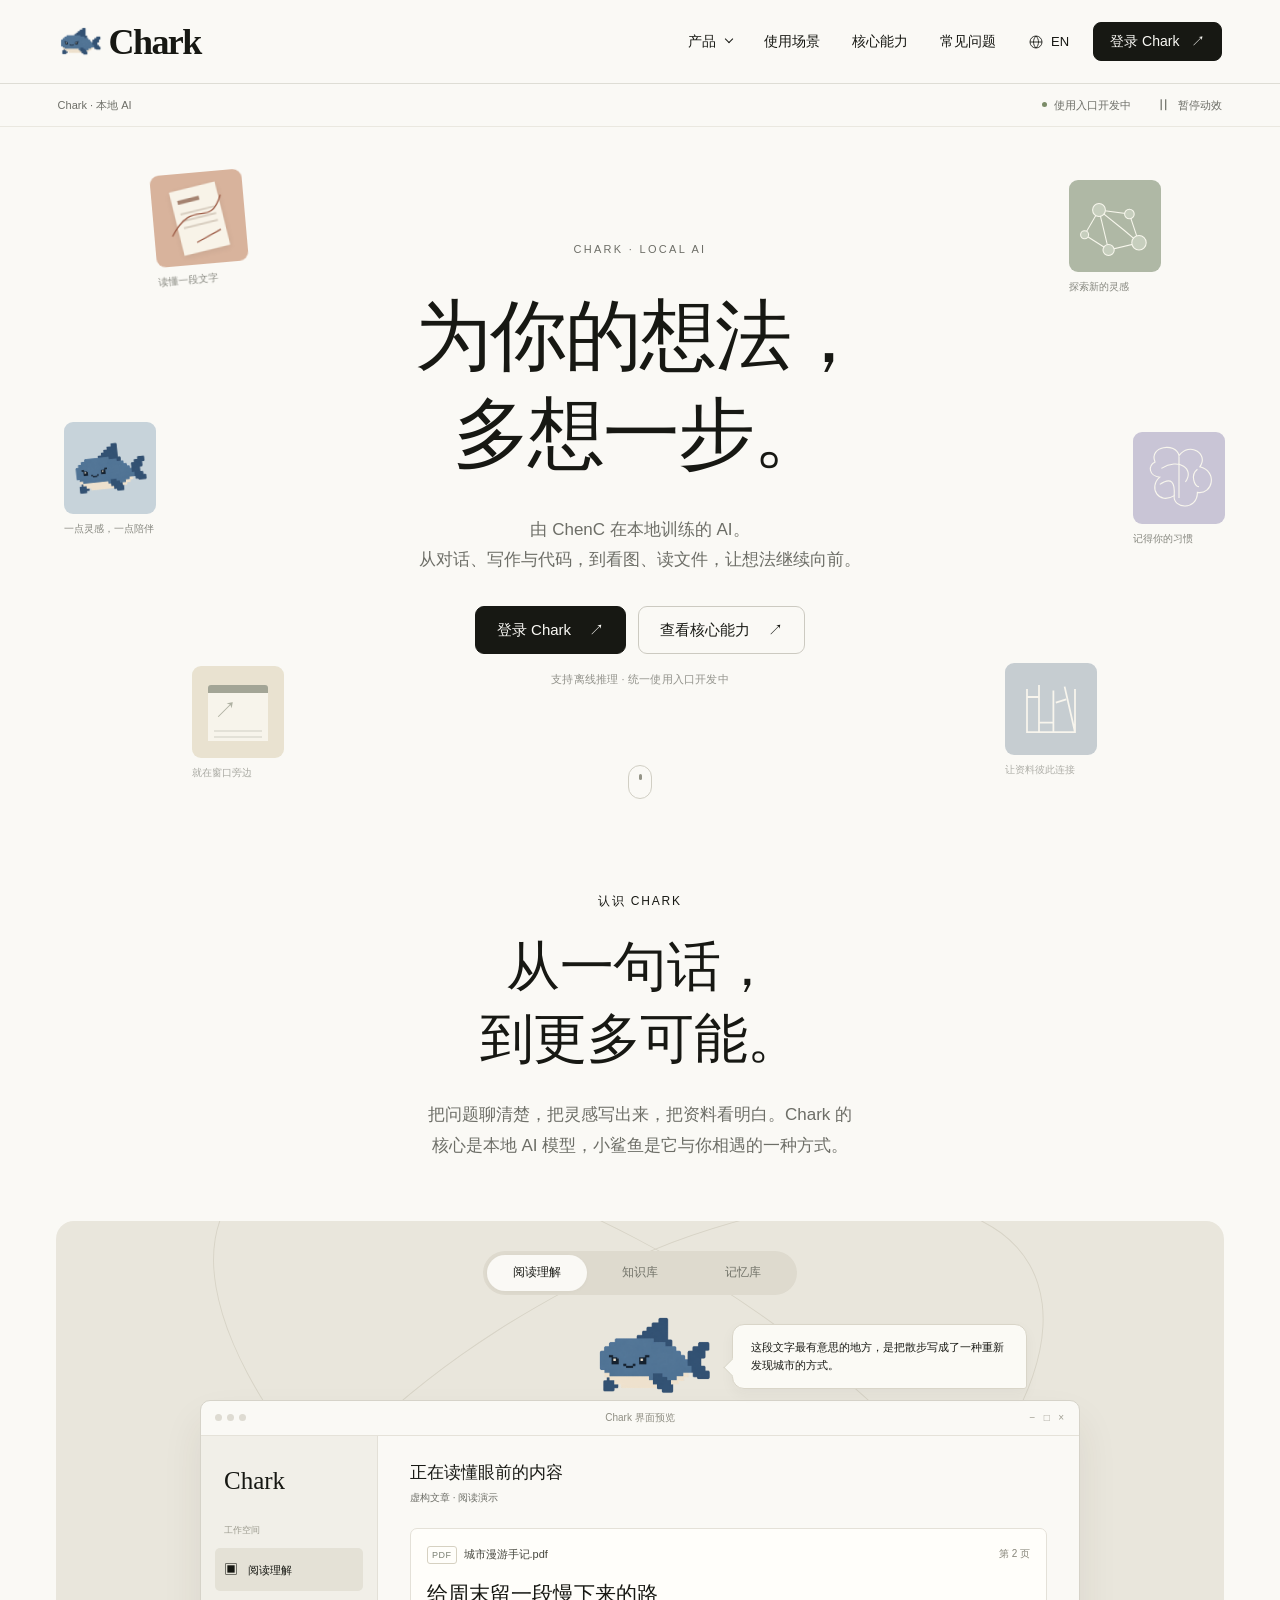
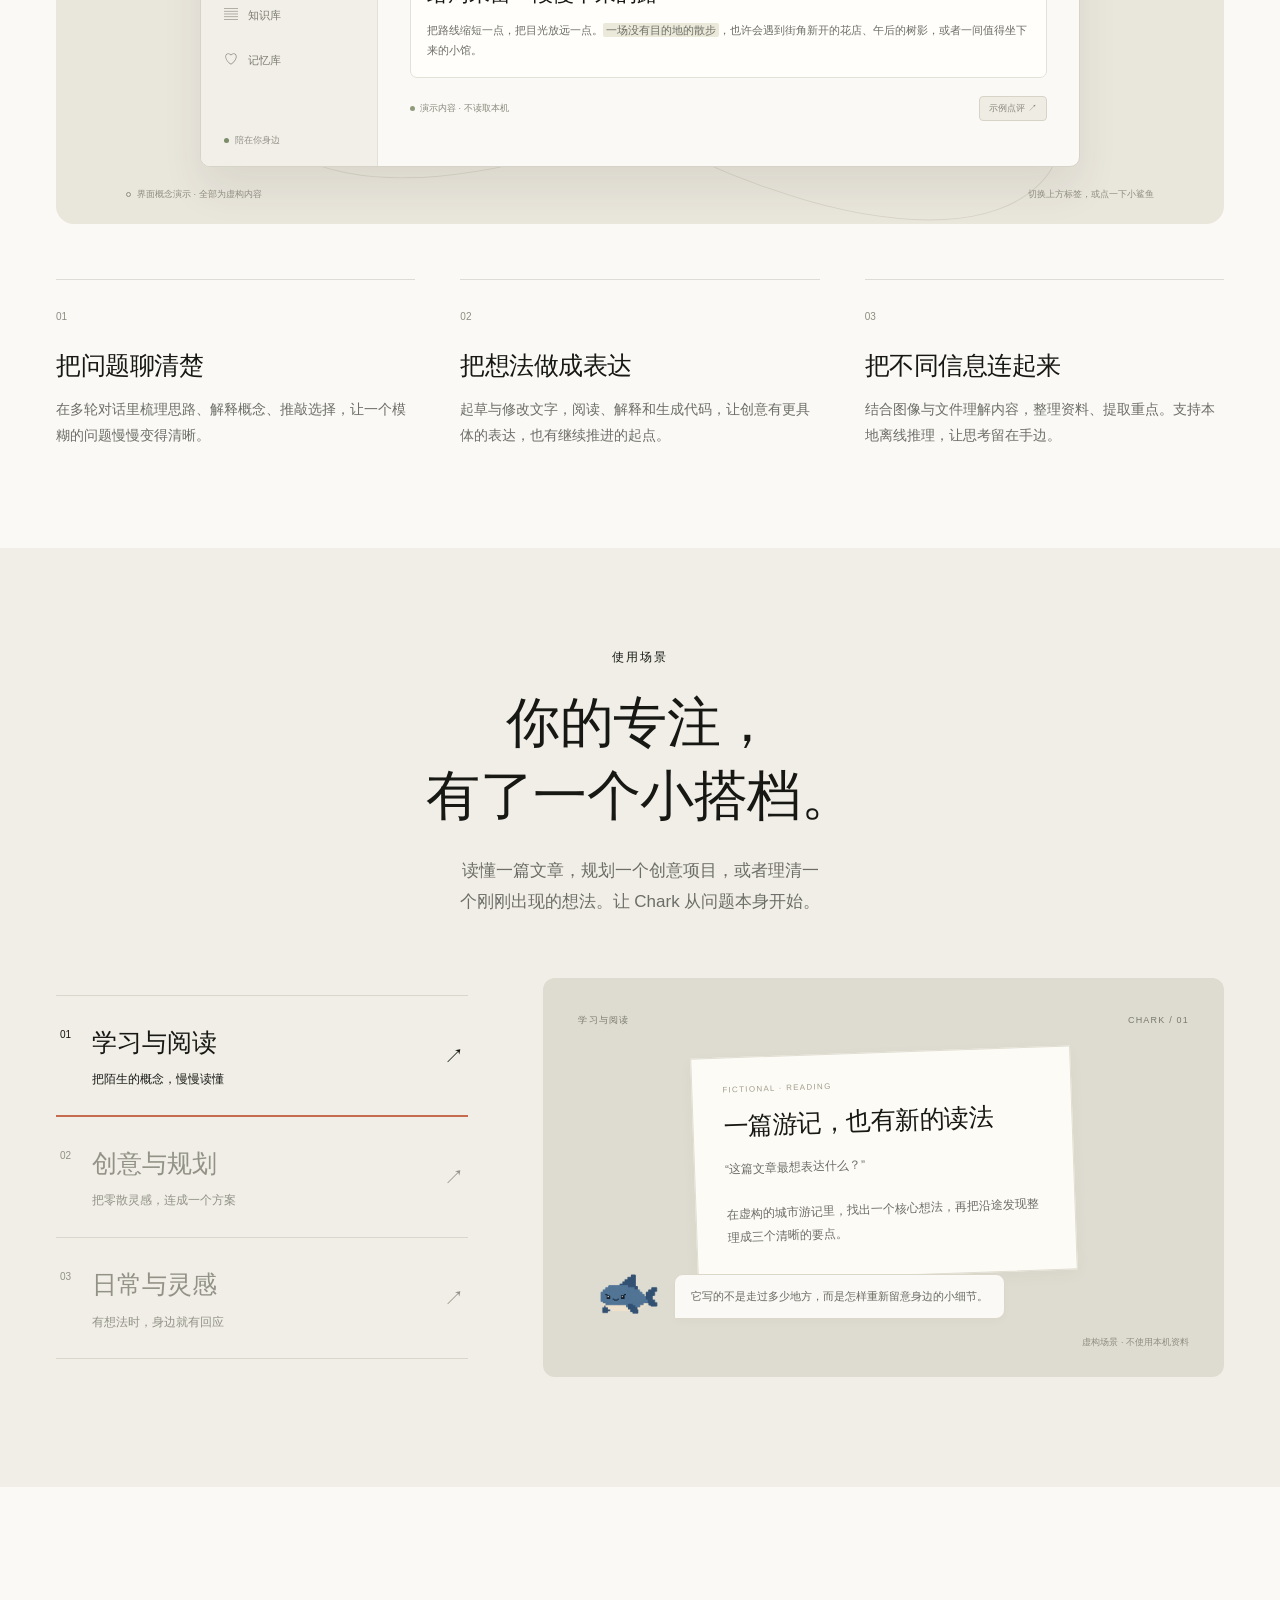
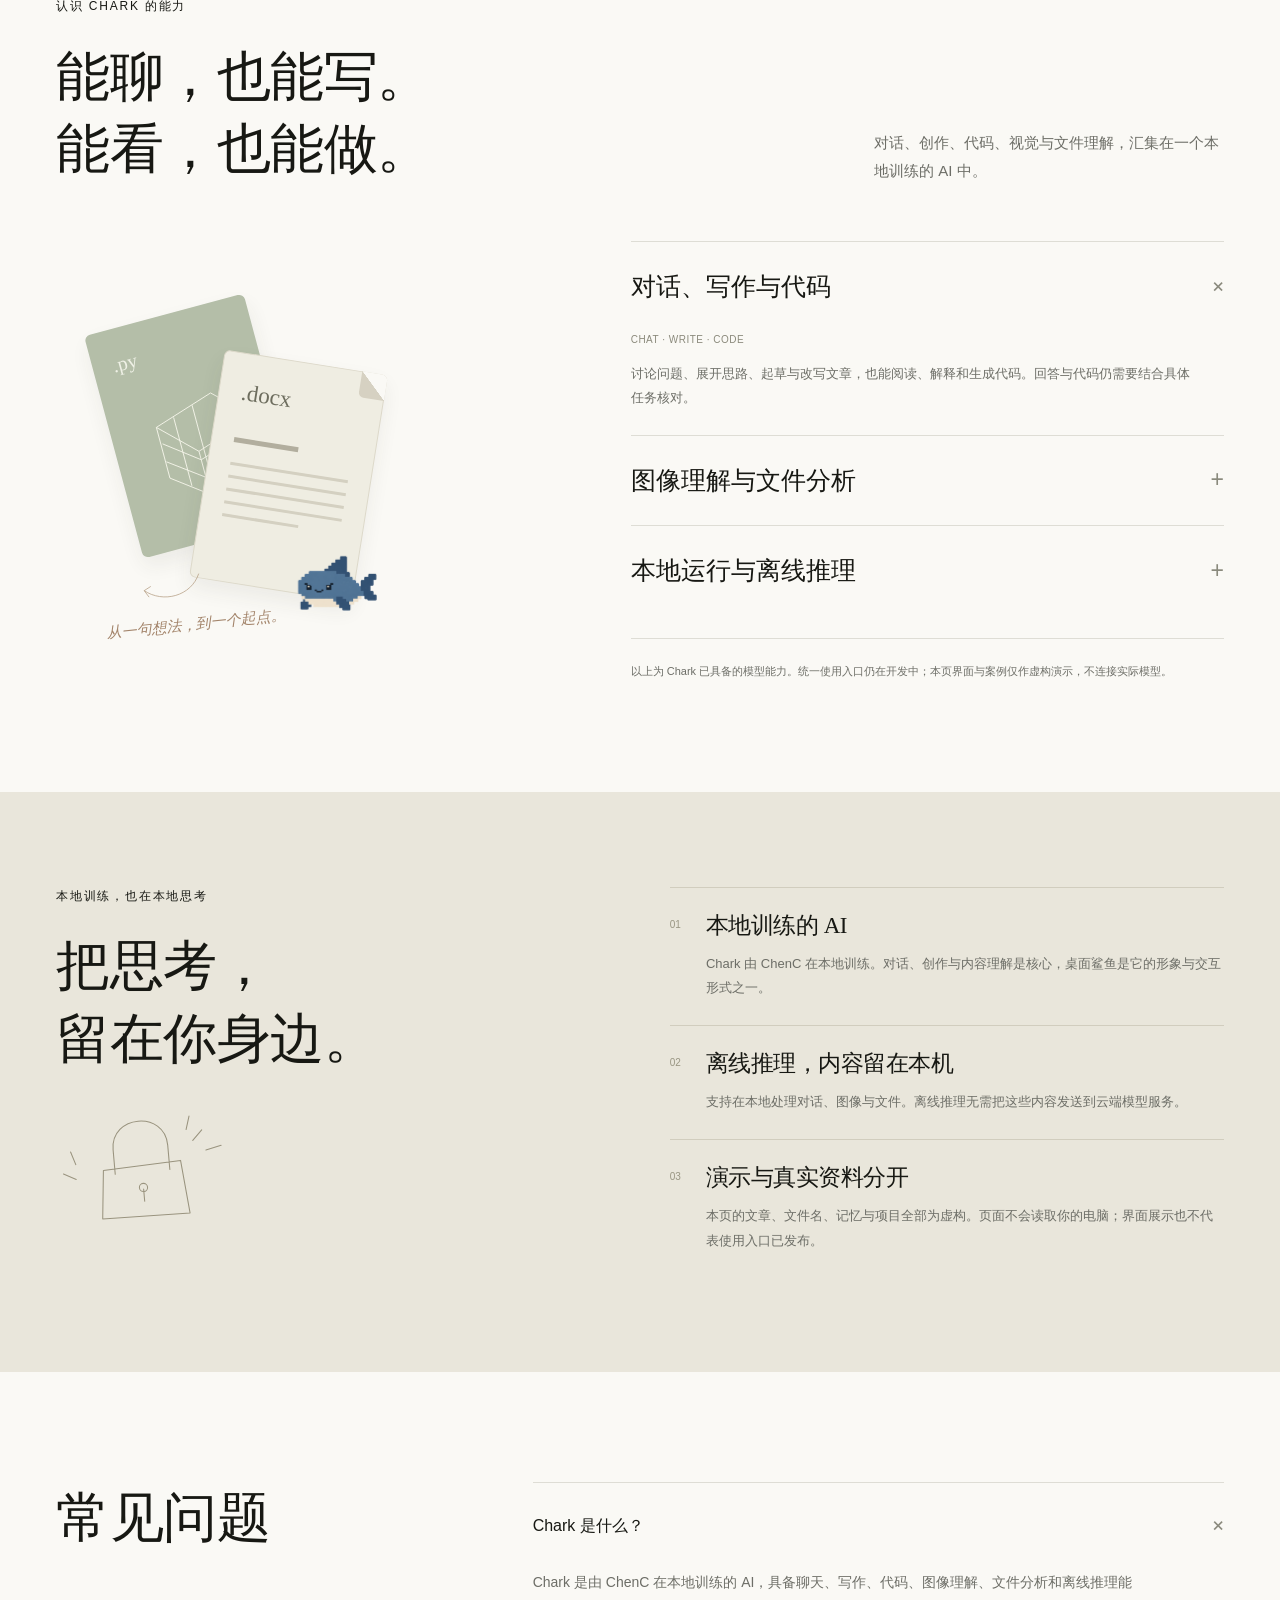
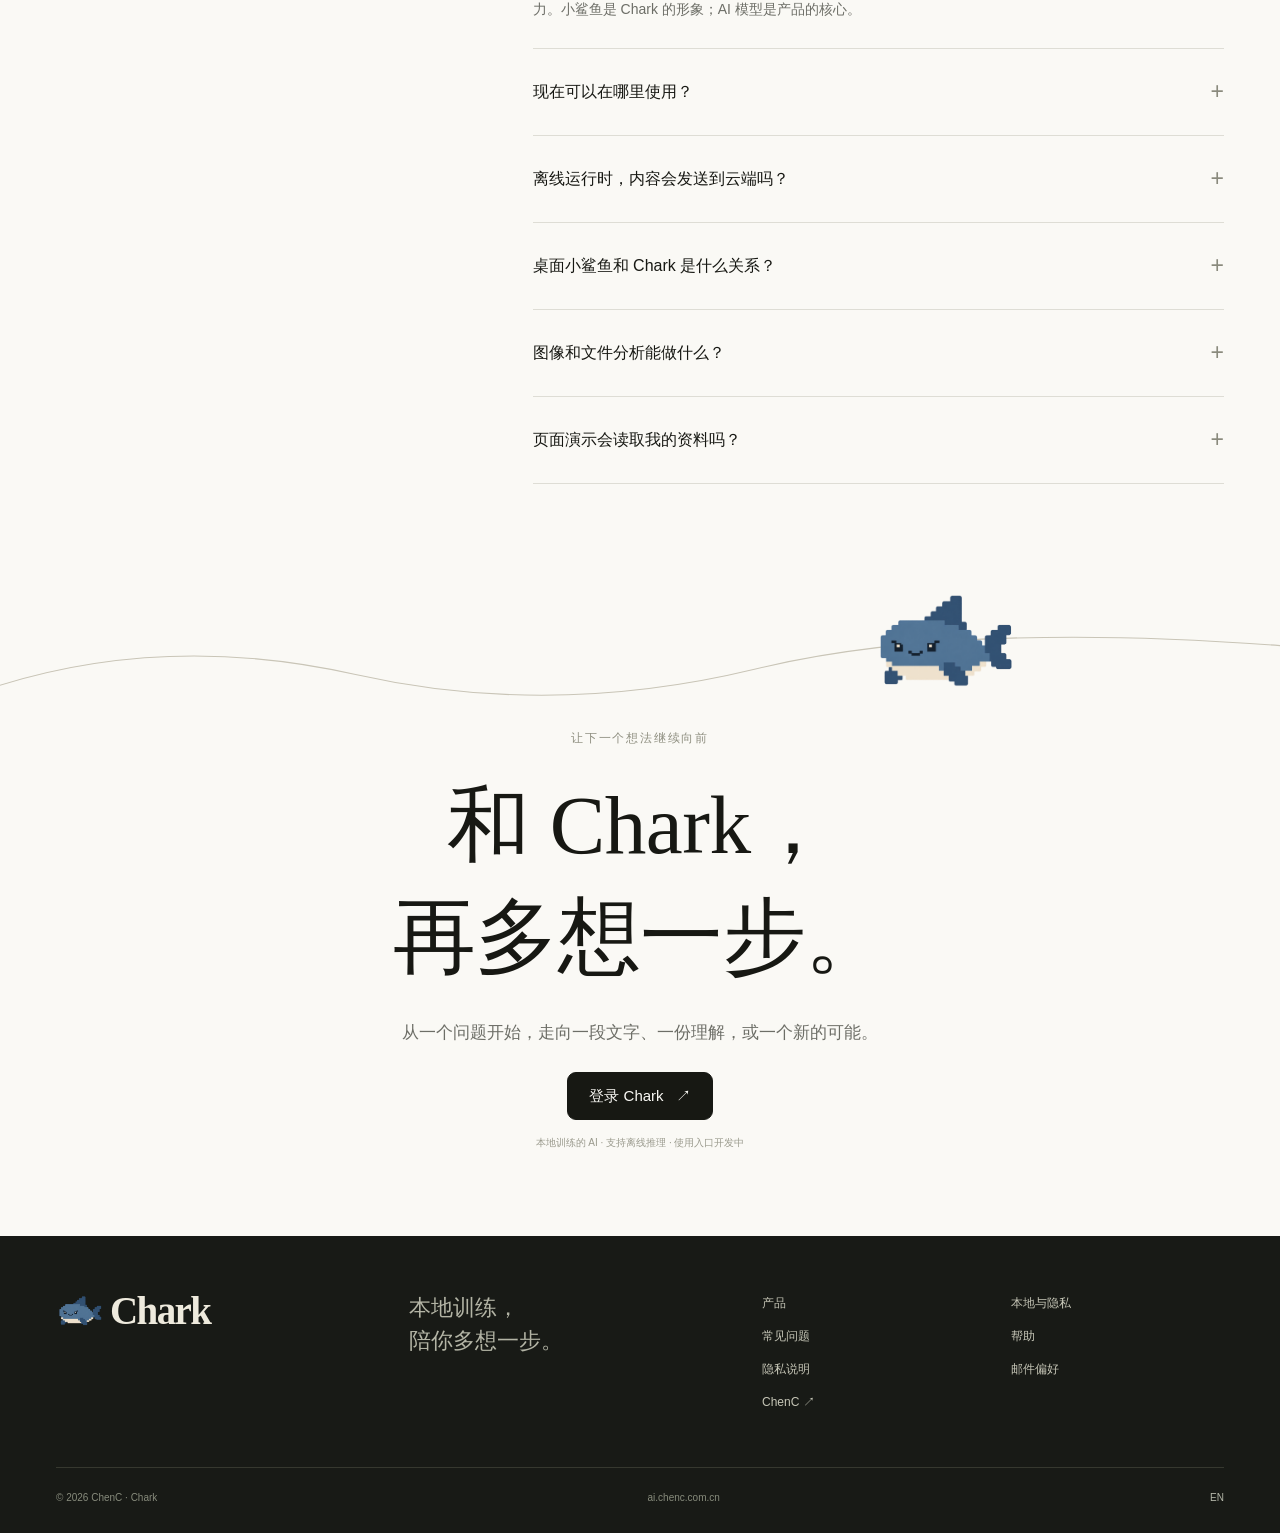
<file: index.html>
<!doctype html>
<html lang="zh-CN">
<head>
  <meta charset="utf-8">
  <meta name="viewport" content="width=device-width,initial-scale=1">
  <meta name="theme-color" content="#faf9f5">
  <meta name="description" content="Chark 是由 ChenC 在本地训练的 AI，具备对话、写作、代码、图像理解、文件分析与离线推理能力。统一使用入口正在开发中。">
  <title>Chark — 本地训练，陪你多想一步</title>
  <link rel="canonical" href="https://ai.chenc.com.cn/">
  <link rel="alternate" hreflang="zh-CN" href="https://ai.chenc.com.cn/">
  <link rel="alternate" hreflang="en" href="https://ai.chenc.com.cn/en/">
  <link rel="alternate" hreflang="x-default" href="https://ai.chenc.com.cn/">
  <meta property="og:title" content="Chark — 本地训练，陪你多想一步">
  <meta property="og:description" content="Chark 是由 ChenC 在本地训练的 AI，具备对话、写作、代码、图像理解、文件分析与离线推理能力。统一使用入口正在开发中。">
  <meta property="og:type" content="website">
  <meta property="og:url" content="https://ai.chenc.com.cn/">
  <meta property="og:image" content="https://ai.chenc.com.cn/assets/chark.png">
  <link rel="icon" href="assets/chark.png" type="image/png">
  <link rel="stylesheet" href="assets/site.css">
  <script src="assets/site.js" defer></script>
</head>
<body>
  <a class="skip" href="#main">跳至正文</a>
  <header class="header">
    <a class="brand" href="index.html" aria-label="Chark 首页"><img src="assets/chark.png" alt="" width="45" height="34"><span>Chark</span></a>
    <nav class="desktop-nav" aria-label="主导航">
      <div class="nav-dropdown"><button class="nav-link dropdown-trigger" aria-expanded="false" aria-controls="product-menu">产品 <span class="chevron"></span></button>
        <div class="dropdown-panel" id="product-menu" hidden><a href="#overview"><strong>认识 Chark</strong><span>本地训练的 AI，陪你把想法继续展开</span></a><a href="#capabilities"><strong>核心能力</strong><span>对话、写作、代码、视觉与文件</span></a><a href="#privacy"><strong>本地与隐私</strong><span>本地推理与清楚的数据边界</span></a></div>
      </div>
      <a class="nav-link" href="#use-cases">使用场景</a><a class="nav-link" href="#capabilities">核心能力</a><a class="nav-link" href="#faq">常见问题</a>
    </nav>
    <div class="nav-actions"><a class="language" href="en/index.html" lang="en" aria-label="Switch to English"><svg viewBox="0 0 24 24" aria-hidden="true"><circle cx="12" cy="12" r="9"/><path d="M3 12h18M12 3c5 5 5 13 0 18-5-5-5-13 0-18Z"/></svg>EN</a><a class="button button-small nav-download" href="https://auth.chenc.com.cn/ed1e254656d291c2739e24f0b181b7ce7190c2476c24a04e8a30f7d5b620cee6/index.html">登录 Chark <span aria-hidden="true">↗</span></a><button class="mobile-toggle icon-button" aria-label="打开导航菜单" aria-expanded="false" aria-controls="mobile-menu"><span></span><span></span></button></div>
    <nav class="mobile-menu" id="mobile-menu" aria-label="主导航" hidden><a href="#overview">认识 Chark</a><a href="#use-cases">使用场景</a><a href="#capabilities">核心能力</a><a href="#privacy">本地与隐私</a><a href="#faq">常见问题</a></nav>
  </header>
  <div class="subnav"><span>Chark · 本地 AI</span><span class="subnav-right"><span class="version"><i></i>使用入口开发中</span><button class="motion-button" aria-pressed="false" aria-label="暂停动效"><span class="motion-icon" aria-hidden="true">Ⅱ</span><span class="motion-label">暂停动效</span></button></span></div>
  <main id="main">
    <section class="hero" aria-labelledby="hero-title">
      <div class="hero-float float-one" aria-hidden="true"><div class="mini-art paper-art"><div class="mini-sheet"><span></span><i></i><i></i><i></i></div><svg viewBox="0 0 100 100"><path d="M15 70c30-48 47-4 64-47M45 80l31-14"/></svg></div><span>读懂一段文字</span></div>
      <div class="hero-float float-two" aria-hidden="true"><div class="mini-art molecule-art"><svg viewBox="0 0 100 100"><path d="m30 30 38 5 12 36-38 9-12-50 31 25 19 16M30 30 12 61l30 19"/><circle cx="30" cy="30" r="8"/><circle cx="68" cy="35" r="6"/><circle cx="42" cy="80" r="7"/><circle cx="80" cy="71" r="9"/><circle cx="12" cy="61" r="5"/></svg></div><span>探索新的灵感</span></div>
      <div class="hero-float float-three" aria-hidden="true"><div class="mini-art shark-art"><img src="assets/chark.png" alt="" width="100" height="75"></div><span>一点灵感，一点陪伴</span></div>
      <div class="hero-float float-four" aria-hidden="true"><div class="mini-art memory-art"><svg viewBox="0 0 100 100"><path d="M20 30c-8-20 26-25 30-8 13-18 38-2 26 14 23 6 16 35-3 32 0 23-31 21-29 4-19 12-33-10-18-23-14-2-15-14-6-19Z"/><path d="M50 23v52M28 38c22-14 42 1 30 17M26 58c15-10 19-2 18 14M73 39c-9 7-4 21 2 22"/></svg></div><span>记得你的习惯</span></div>
      <div class="hero-float float-five" aria-hidden="true"><div class="mini-art window-art"><span></span><div><b>↗</b><i></i><i></i></div></div><span>就在窗口旁边</span></div>
      <div class="hero-float float-six" aria-hidden="true"><div class="mini-art library-art"><svg viewBox="0 0 100 100"><path d="M20 25v54h60V25M35 20v59M53 27v52M67 22l13 57M20 35h15M35 67h18M56 42l13-4"/></svg></div><span>让资料彼此连接</span></div>
      <div class="hero-content"><p class="eyebrow">CHARK · LOCAL AI</p><h1 id="hero-title">为你的想法，<br>多想一步。</h1><p class="hero-description">由 ChenC 在本地训练的 AI。<br>从对话、写作与代码，到看图、读文件，让想法继续向前。</p><div class="hero-buttons"><a class="button" href="https://auth.chenc.com.cn/ed1e254656d291c2739e24f0b181b7ce7190c2476c24a04e8a30f7d5b620cee6/index.html">登录 Chark<span class="arrow" aria-hidden="true">↗</span></a><a class="button button-outline" href="#capabilities">查看核心能力 <span class="arrow" aria-hidden="true">↗</span></a></div><p class="hero-note">支持离线推理 · 统一使用入口开发中</p></div>
      <a class="scroll-cue" href="#overview" aria-label="向下查看 Chark 演示"><span></span></a>
    </section>
    <section class="overview section-width" id="overview" aria-labelledby="overview-title">
      <div class="section-top reveal"><p class="eyebrow">认识 Chark</p><h2 id="overview-title">从一句话，<br>到更多可能。</h2><p class="section-description">把问题聊清楚，把灵感写出来，把资料看明白。Chark 的核心是本地 AI 模型，小鲨鱼是它与你相遇的一种方式。</p></div>
      <div class="product-stage reveal">
        <div class="stage-orbit orbit-one" aria-hidden="true"></div><div class="stage-orbit orbit-two" aria-hidden="true"></div>
        <div class="demo-tabs" role="tablist" aria-label="选择产品演示"><button role="tab" id="demo-tab-read" aria-selected="true" aria-controls="demo-panel" data-demo="read" tabindex="0">阅读理解</button><button role="tab" id="demo-tab-library" aria-selected="false" aria-controls="demo-panel" data-demo="library" tabindex="-1">知识库</button><button role="tab" id="demo-tab-memory" aria-selected="false" aria-controls="demo-panel" data-demo="memory" tabindex="-1">记忆库</button></div>
        <div class="app-scene">
          <div class="pet-and-bubble"><div class="pet-bubble" id="demo-bubble" aria-live="polite">这段文字最有意思的地方，是把散步写成了一种重新发现城市的方式。</div><button class="demo-pet" aria-label="点击小鲨鱼，切换一条演示点评"><img src="assets/chark.png" alt="深蓝色像素鲨鱼 Chark" width="146" height="110"></button></div>
          <div class="app-window" id="demo-panel" role="tabpanel" aria-labelledby="demo-tab-read" tabindex="0">
            <div class="window-chrome"><div class="window-dots" aria-hidden="true"><i></i><i></i><i></i></div><span>Chark 界面预览</span><span class="chrome-right" aria-hidden="true">− &nbsp; □ &nbsp; ×</span></div>
            <div class="app-body"><aside class="app-sidebar"><span class="app-wordmark">Chark</span><span class="sidebar-label">工作空间</span><span class="sidebar-item active" data-side="read"><span aria-hidden="true">▣</span>阅读理解</span><span class="sidebar-item" data-side="library"><span aria-hidden="true">▤</span>知识库</span><span class="sidebar-item" data-side="memory"><span aria-hidden="true">♡</span>记忆库</span><div class="sidebar-bottom"><span class="status-dot"></span>陪在你身边</div></aside>
            <div class="app-main" id="demo-content" aria-live="polite"><h3>正在读懂眼前的内容</h3><p class="app-description">虚构文章 · 阅读演示</p><div class="mock-file"><div class="mock-file-heading"><strong><span class="file-icon">PDF</span>城市漫游手记.pdf</strong><span>第 2 页</span></div><h4>给周末留一段慢下来的路</h4><p>把路线缩短一点，把目光放远一点。<span class="highlight">一场没有目的地的散步</span>，也许会遇到街角新开的花店、午后的树影，或者一间值得坐下来的小馆。</p></div><div class="read-footer"><span><i></i>演示内容 · 不读取本机</span><button class="mock-action">示例点评 ↗</button></div></div></div>
          </div>
        </div>
        <div class="demo-caption"><span><i></i>界面概念演示 · 全部为虚构内容</span><span>切换上方标签，或点一下小鲨鱼</span></div>
      </div>
      <div class="principles"><article class="reveal"><span class="number">01</span><h3>把问题聊清楚</h3><p>在多轮对话里梳理思路、解释概念、推敲选择，让一个模糊的问题慢慢变得清晰。</p></article><article class="reveal"><span class="number">02</span><h3>把想法做成表达</h3><p>起草与修改文字，阅读、解释和生成代码，让创意有更具体的表达，也有继续推进的起点。</p></article><article class="reveal"><span class="number">03</span><h3>把不同信息连起来</h3><p>结合图像与文件理解内容，整理资料、提取重点。支持本地离线推理，让思考留在手边。</p></article></div>
    </section>
    <section class="use-cases" id="use-cases" aria-labelledby="use-title"><div class="section-width"><div class="section-top reveal"><p class="eyebrow">使用场景</p><h2 id="use-title">你的专注，<br>有了一个小搭档。</h2><p class="section-description">读懂一篇文章，规划一个创意项目，或者理清一个刚刚出现的想法。让 Chark 从问题本身开始。</p></div><div class="use-layout"><div class="use-select" role="tablist" aria-orientation="vertical" aria-label="选择使用场景"><button role="tab" id="use-tab-study" aria-controls="use-panel" aria-selected="true" data-use="study" tabindex="0"><span class="use-index">01</span><span><strong>学习与阅读</strong><small>把陌生的概念，慢慢读懂</small></span><span class="use-arrow" aria-hidden="true">↗</span></button><button role="tab" id="use-tab-research" aria-controls="use-panel" aria-selected="false" data-use="research" tabindex="-1"><span class="use-index">02</span><span><strong>创意与规划</strong><small>把零散灵感，连成一个方案</small></span><span class="use-arrow" aria-hidden="true">↗</span></button><button role="tab" id="use-tab-everyday" aria-controls="use-panel" aria-selected="false" data-use="everyday" tabindex="-1"><span class="use-index">03</span><span><strong>日常与灵感</strong><small>有想法时，身边就有回应</small></span><span class="use-arrow" aria-hidden="true">↗</span></button></div><div class="use-panel reveal" id="use-panel" role="tabpanel" aria-labelledby="use-tab-study" tabindex="0" aria-live="polite"><div class="scenario-topline"><span>学习与阅读</span><span>CHARK / 01</span></div><div class="scenario-paper"><span class="paper-tag">FICTIONAL · READING</span><h3>一篇游记，也有新的读法</h3><p>“这篇文章最想表达什么？”<br><br>在虚构的城市游记里，找出一个核心想法，再把沿途发现整理成三个清晰的要点。</p></div><div class="scenario-note"><img src="assets/chark.png" alt="" width="65" height="49"><p>它写的不是走过多少地方，而是怎样重新留意身边的小细节。</p></div><p class="scenario-example">虚构场景 · 不使用本机资料</p></div></div></div></section>
    <section class="capabilities section-width" id="capabilities" aria-labelledby="files-title"><div class="files-header reveal"><div><p class="eyebrow">认识 Chark 的能力</p><h2 id="files-title">能聊，也能写。<br>能看，也能做。</h2></div><p>对话、创作、代码、视觉与文件理解，汇集在一个本地训练的 AI 中。</p></div><div class="files-layout"><div class="file-illustration" aria-hidden="true"><div class="file-back"><span>.py</span><svg viewBox="0 0 160 160"><path d="m30 50 70-22 40 38-70 23zm0 0v60l40 30 70-22V66M70 89v51M52 44v81M76 36v96M112 40v85M32 70l38 29 69-21M31 91l38 28 70-20"/></svg></div><div class="file-front"><span class="file-fold"></span><span>.docx</span><div class="file-lines"><b></b><i></i><i></i><i></i><i></i><i></i></div><img src="assets/chark.png" alt="" width="90" height="68"></div><span class="hand-note">从一句想法，到一个起点。<svg viewBox="0 0 100 50"><path d="M90 6C76 37 35 43 10 22m10-5-10 5 6 10"/></svg></span></div><div class="file-list"><details open><summary>对话、写作与代码<span aria-hidden="true">+</span></summary><div><p class="file-types">CHAT · WRITE · CODE</p><p>讨论问题、展开思路、起草与改写文章，也能阅读、解释和生成代码。回答与代码仍需要结合具体任务核对。</p></div></details><details><summary>图像理解与文件分析<span aria-hidden="true">+</span></summary><div><p class="file-types">VISION · DOCUMENTS · DATA</p><p>理解图片中的内容，阅读文档、表格与演示资料，提取信息、整理重点并围绕资料继续交流。复杂版式、小字和公式仍需核对。</p></div></details><details><summary>本地运行与离线推理<span aria-hidden="true">+</span></summary><div><p class="file-types">LOCAL MODEL · OFFLINE INFERENCE</p><p>模型在本地训练，支持在本机完成离线推理。离线使用时，不需要将对话、图像和文件交给云端模型处理。</p></div></details><p class="fine-print">以上为 Chark 已具备的模型能力。统一使用入口仍在开发中；本页界面与案例仅作虚构演示，不连接实际模型。</p></div></div></section>
    <section class="privacy" id="privacy" aria-labelledby="privacy-title"><div class="section-width privacy-layout"><div class="reveal"><p class="eyebrow">本地训练，也在本地思考</p><h2 id="privacy-title">把思考，<br>留在你身边。</h2><div class="privacy-drawing" aria-hidden="true"><svg viewBox="0 0 220 130"><path d="M72 68V38c0-43 67-43 67 0v30M58 62l95-4 6 65-107-2Z"/><path d="M105 89v15"/><circle cx="105" cy="87" r="5"/><path d="m170 35 12-12m-19-2 5-16m17 43 19-4M24 70 9 62m16-10-5-16"/></svg></div></div><div class="privacy-list"><article class="reveal"><span>01</span><div><h3>本地训练的 AI</h3><p>Chark 由 ChenC 在本地训练。对话、创作与内容理解是核心，桌面鲨鱼是它的形象与交互形式之一。</p></div></article><article class="reveal"><span>02</span><div><h3>离线推理，内容留在本机</h3><p>支持在本地处理对话、图像与文件。离线推理无需把这些内容发送到云端模型服务。</p></div></article><article class="reveal"><span>03</span><div><h3>演示与真实资料分开</h3><p>本页的文章、文件名、记忆与项目全部为虚构。页面不会读取你的电脑；界面展示也不代表使用入口已发布。</p></div></article></div></div></section>
    <section class="faq section-width" id="faq" aria-labelledby="faq-title"><h2 class="reveal" id="faq-title">常见问题</h2><div class="faq-list"><details open><summary>Chark 是什么？<span aria-hidden="true">+</span></summary><p>Chark 是由 ChenC 在本地训练的 AI，具备聊天、写作、代码、图像理解、文件分析和离线推理能力。小鲨鱼是 Chark 的形象；AI 模型是产品的核心。</p></details><details><summary>现在可以在哪里使用？<span aria-hidden="true">+</span></summary><p>目前 Chark 以本地模型的形式运行，面向用户的统一使用入口仍在开发中。本页用于介绍能力与交互概念，暂未提供新版 AI 的客户端下载或网页聊天入口。</p></details><details><summary>离线运行时，内容会发送到云端吗？<span aria-hidden="true">+</span></summary><p>离线推理在本机执行，不需要将对话、图像和文件发送到云端模型服务。本介绍页本身也不会读取或上传你的本机资料。</p></details><details><summary>桌面小鲨鱼和 Chark 是什么关系？<span aria-hidden="true">+</span></summary><p>小鲨鱼是 Chark 的产品形象，桌面陪伴是其中一种交互形式。Chark 本身是本地训练的 AI，可以承接聊天、写作、代码、图像理解与文件分析等任务。</p></details><details><summary>图像和文件分析能做什么？<span aria-hidden="true">+</span></summary><p>可以围绕图片和文档提问，整理信息、概括重点，并结合上下文继续讨论。识别出的细小文字、复杂表格、公式和重要结论仍需核对。页面展示的是虚构示例。</p></details><details><summary>页面演示会读取我的资料吗？<span aria-hidden="true">+</span></summary><p>不会。文件名、文章、记忆与场景均为专门编写的虚构示例，不来自作者或访客的电脑、聊天记录和研究资料。切换标签、使用场景或点击小鲨鱼都只在页面中演示，不会截屏、上传文件、连接模型或读取本机资料。</p></details></div></section>
    <section class="closing"><div class="closing-wave" aria-hidden="true"><svg viewBox="0 0 1440 100" preserveAspectRatio="none"><path d="M-20 70Q180 15 400 55T850 50t610-20"/></svg><img src="assets/chark.png" alt="" width="150" height="112"></div><div class="section-width reveal"><p class="eyebrow">让下一个想法继续向前</p><h2>和 Chark，<br>再多想一步。</h2><p>从一个问题开始，走向一段文字、一份理解，或一个新的可能。</p><a class="button" href="https://auth.chenc.com.cn/ed1e254656d291c2739e24f0b181b7ce7190c2476c24a04e8a30f7d5b620cee6/index.html">登录 Chark <span aria-hidden="true">↗</span></a><p class="closing-note">本地训练的 AI · 支持离线推理 · 使用入口开发中</p></div></section>
  </main>
  <footer><div class="section-width"><div class="footer-top"><a class="brand footer-brand" href="index.html"><img src="assets/chark.png" alt="" width="48" height="36"><span>Chark</span></a><p>本地训练，<br>陪你多想一步。</p><div class="footer-links"><a href="#overview">产品</a><a href="#privacy">本地与隐私</a><a href="#faq">常见问题</a><a href="help.html">帮助</a><a href="privacy.html">隐私说明</a><a href="preferences.html">邮件偏好</a><a href="https://chenc.com.cn/" target="_blank" rel="noopener">ChenC ↗</a></div></div><div class="footer-bottom"><span>© 2026 ChenC · Chark</span><span>ai.chenc.com.cn</span><a href="en/index.html" lang="en">EN</a></div></div></footer>
  <noscript><style>.demo-tabs,.demo-pet,.mock-action,.use-select,.motion-button,.mobile-toggle{display:none}.hero-content{animation:none}.pet-and-bubble{top:-78px}.use-layout{grid-template-columns:1fr}.desktop-nav{display:flex;flex-wrap:wrap}@media(max-width:800px){.desktop-nav{display:none}}</style></noscript>
  <script type="application/json" id="page-data">{"pause": "暂停动效", "resume": "播放动效", "reduced": "系统已减少动效", "read": {"title": "正在读懂眼前的内容", "description": "虚构文章 · 阅读演示", "file": "城市漫游手记.pdf", "label": "第 2 页", "heading": "给周末留一段慢下来的路", "paragraph": "把路线缩短一点，把目光放远一点。<span class=\"highlight\">一场没有目的地的散步<\/span>，也许会遇到街角新开的花店、午后的树影，或者一间值得坐下来的小馆。", "status": "演示内容 · 不读取本机", "action": "示例点评", "bubbles": ["这段文字最有意思的地方，是把散步写成了一种重新发现城市的方式。", "如果把它写成一份小指南，可以分成沿途发现、休息地点和路线留白三部分。", "“把路线缩短，把目光放远”很适合做标题，读起来有一点轻松的反差。"]}, "library": {"title": "让不同资料接上同一个想法", "description": "虚构文件 · 仅用于产品演示", "files": [["PDF", "城市漫游手记.pdf", "6 个示例片段"], ["XLSX", "咖啡小馆筹备清单.xlsx", "3 张示例工作表"], ["PPTX", "纸间书店视觉灵感.pptx", "8 页示例内容"]], "tag": "示例文件", "status": "全部文件名与内容均为虚构", "bubbles": ["游记、清单和灵感册，也能围绕同一个创意连起来。", "先把资料分成“已经确定”和“还想探索”，下一步会更清楚。", "这些文件只存在于演示里，没有读取任何本机资料。"]}, "memory": {"title": "让交流有一点熟悉的默契", "description": "虚构用户偏好 · 非作者个人信息", "items": [["用三条要点总结长文", "虚构偏好 · 示例"], ["示例项目：一间周末咖啡小馆", "虚构项目 · 示例"], ["文案语气：轻松、自然", "虚构风格 · 示例"]], "status": "虚构记忆 · 不写入本机", "bubbles": ["这份示例偏好很简单：长文先看三个重点。", "同一个想法，可以先写成清单，再慢慢展开成故事。", "轻松一点，自然一点。先让表达像一次舒服的交谈。"]}, "scenarios": {"study": {"category": "学习与阅读", "format": "FICTIONAL · READING", "title": "一篇游记，也有新的读法", "body": "“这篇文章最想表达什么？”<br><br>在虚构的城市游记里，找出一个核心想法，再把沿途发现整理成三个清晰的要点。", "note": "它写的不是走过多少地方，而是怎样重新留意身边的小细节。", "example": "虚构场景 · 不使用本机资料"}, "research": {"category": "创意与规划", "format": "FICTIONAL · PLANNING", "title": "让一间小馆，从想法开始", "body": "“如果开一间只在周末营业的小馆呢？”<br><br>为这个虚构项目列出菜单草案、空间氛围和筹备事项，把灵感慢慢变成可以讨论的方案。", "note": "先定下最想留下的体验：一杯咖啡、一张舒服的椅子，还是一本刚好想读的书？", "example": "虚构项目 · 不代表真实经营计划"}, "everyday": {"category": "日常与灵感", "format": "FICTIONAL · IDEAS", "title": "给一个故事，留一点开头", "body": "“写一家只在雨天开门的书店。”<br><br>从一个虚构设定开始，给书店想一个名字、一位店员，再补上推门时听见的第一句话。", "note": "书店可以叫“雨停之前”。店员总会说：别急着走，下一页还没有下完雨。", "example": "虚构故事 · 全新编写的演示内容"}}}</script>
</body>
</html>
</file>
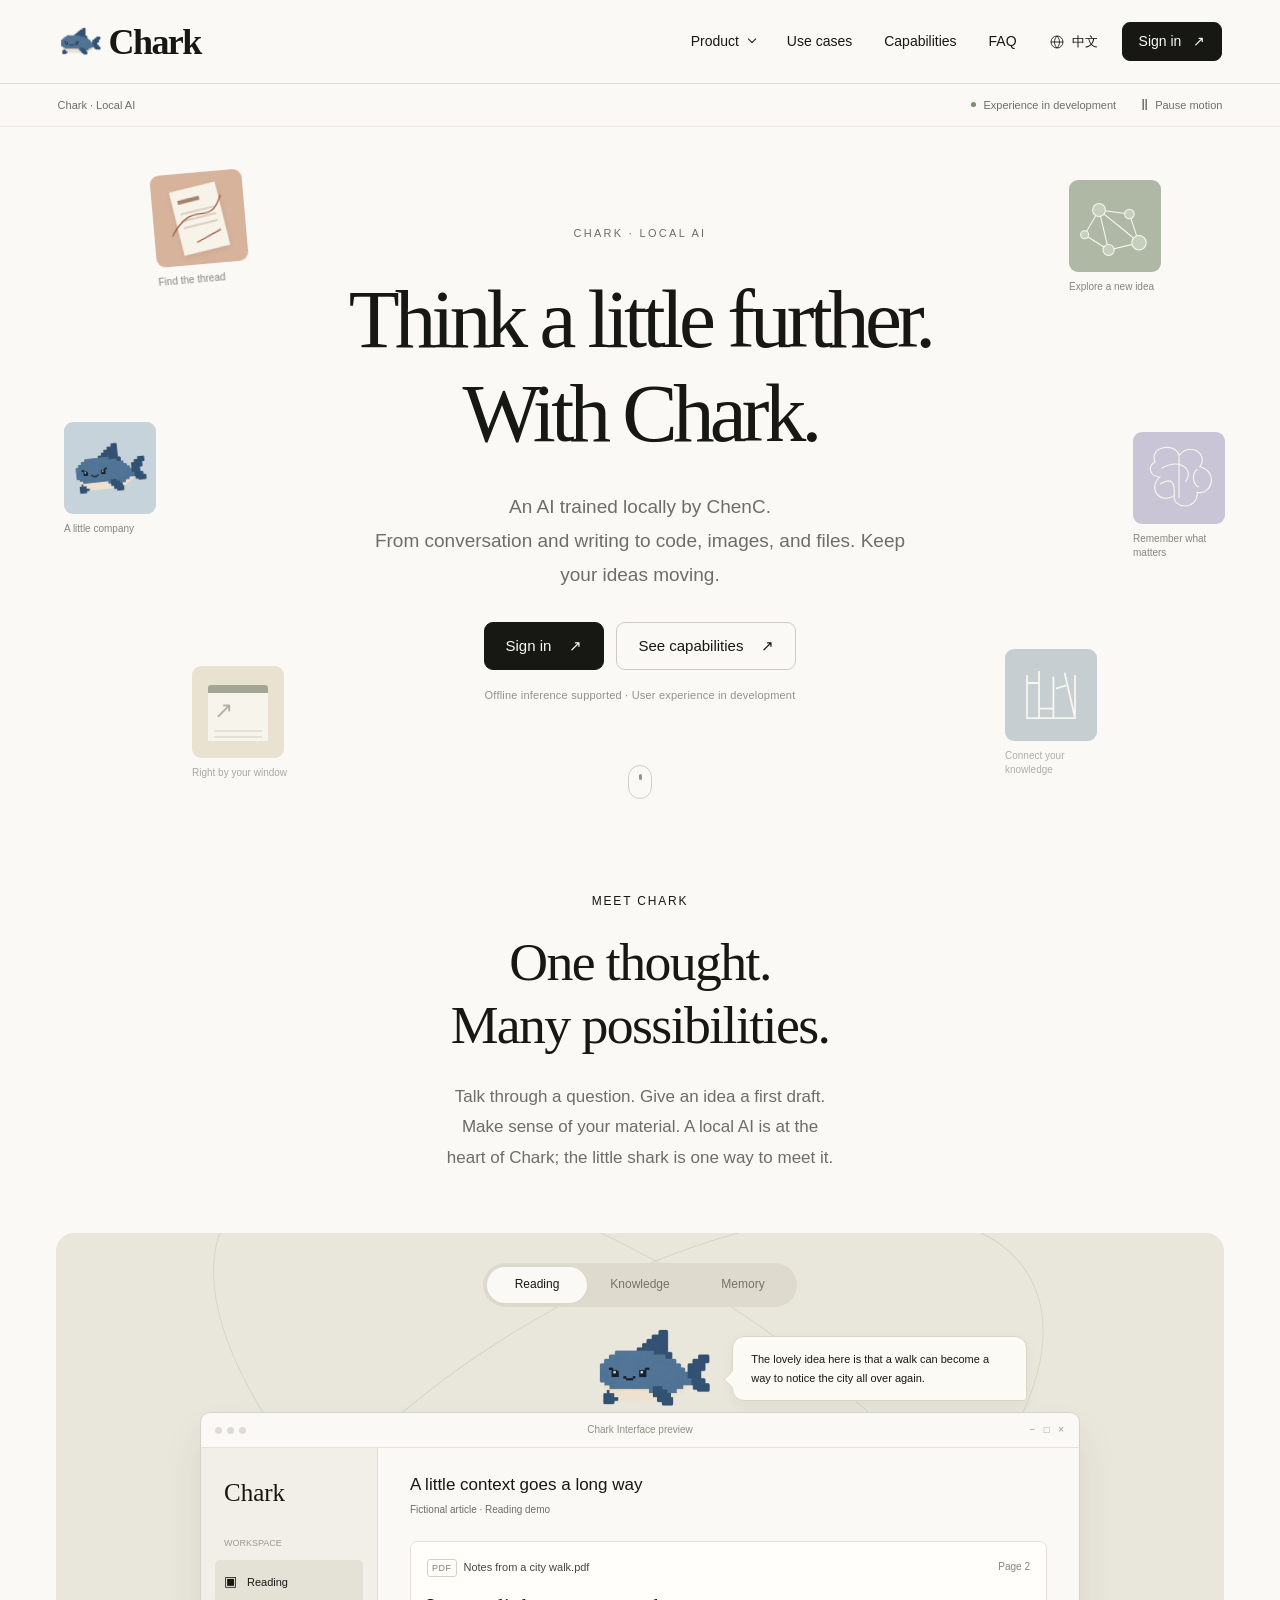
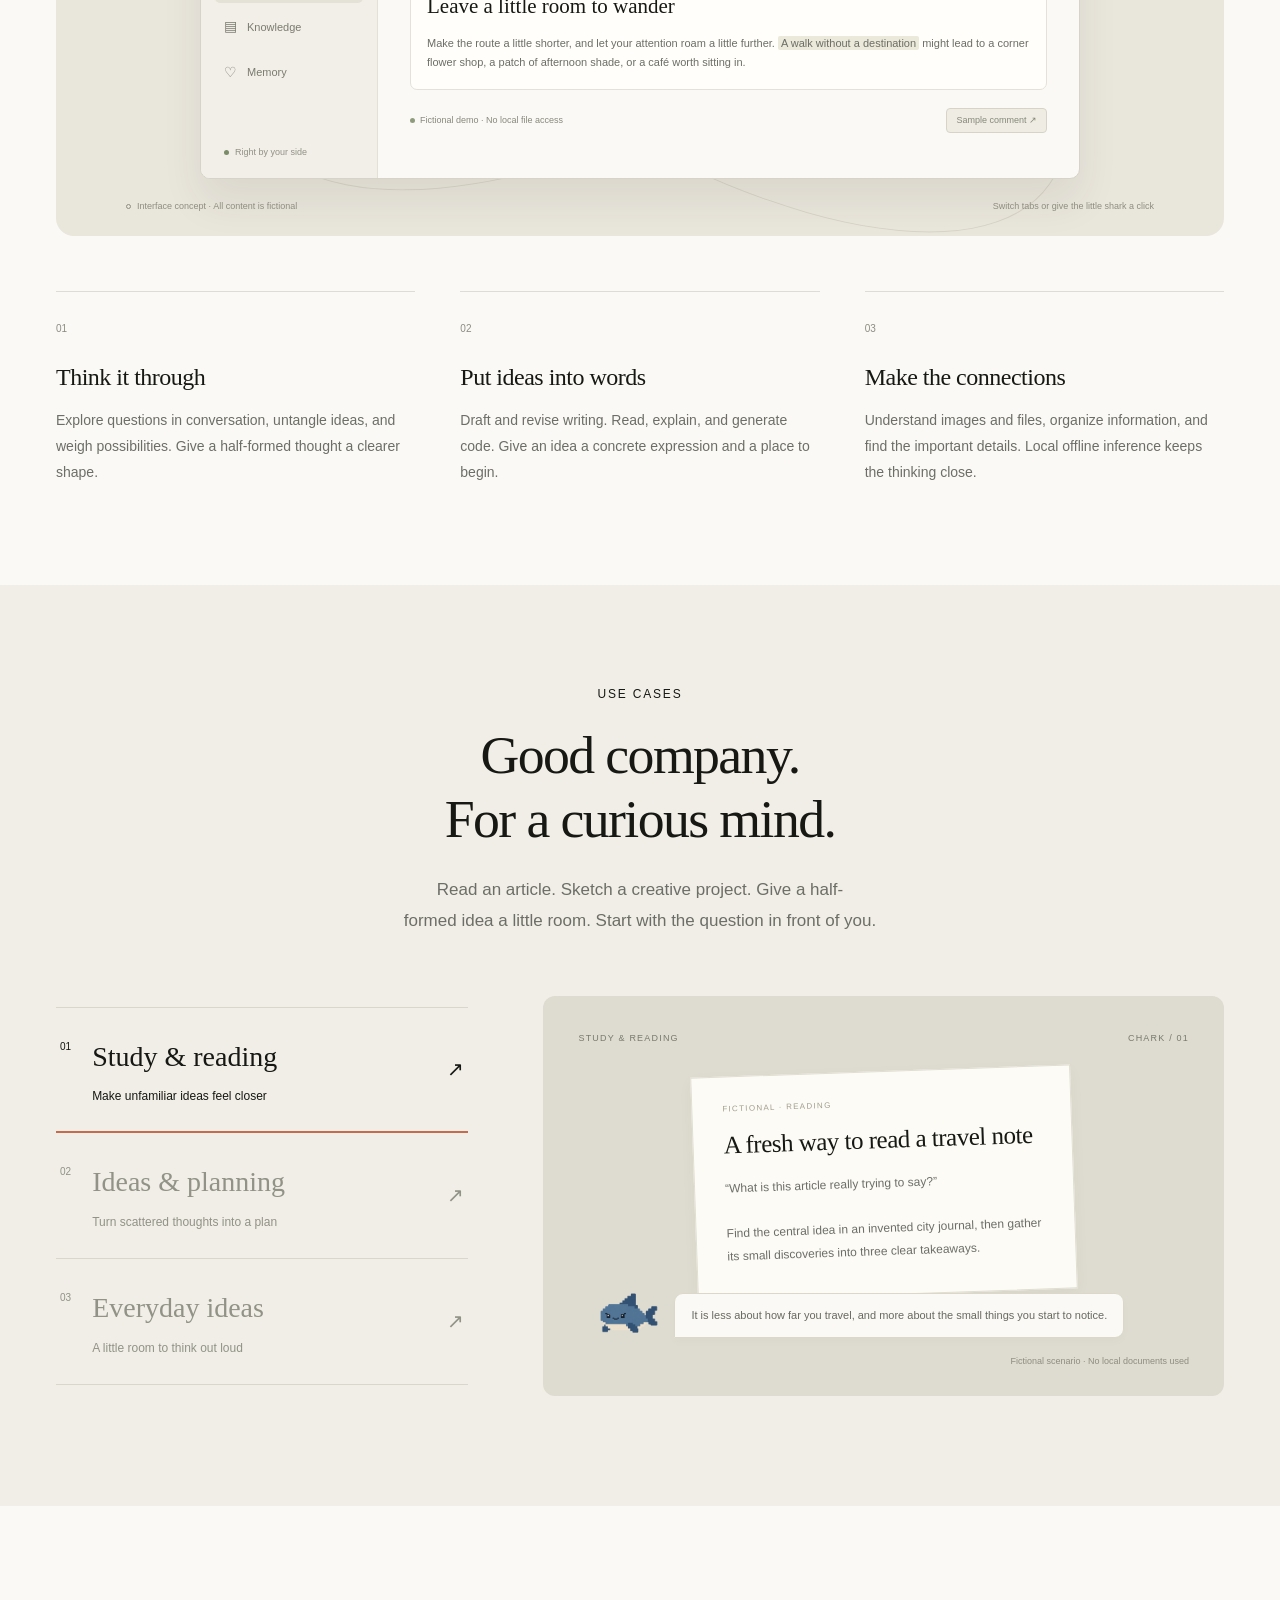
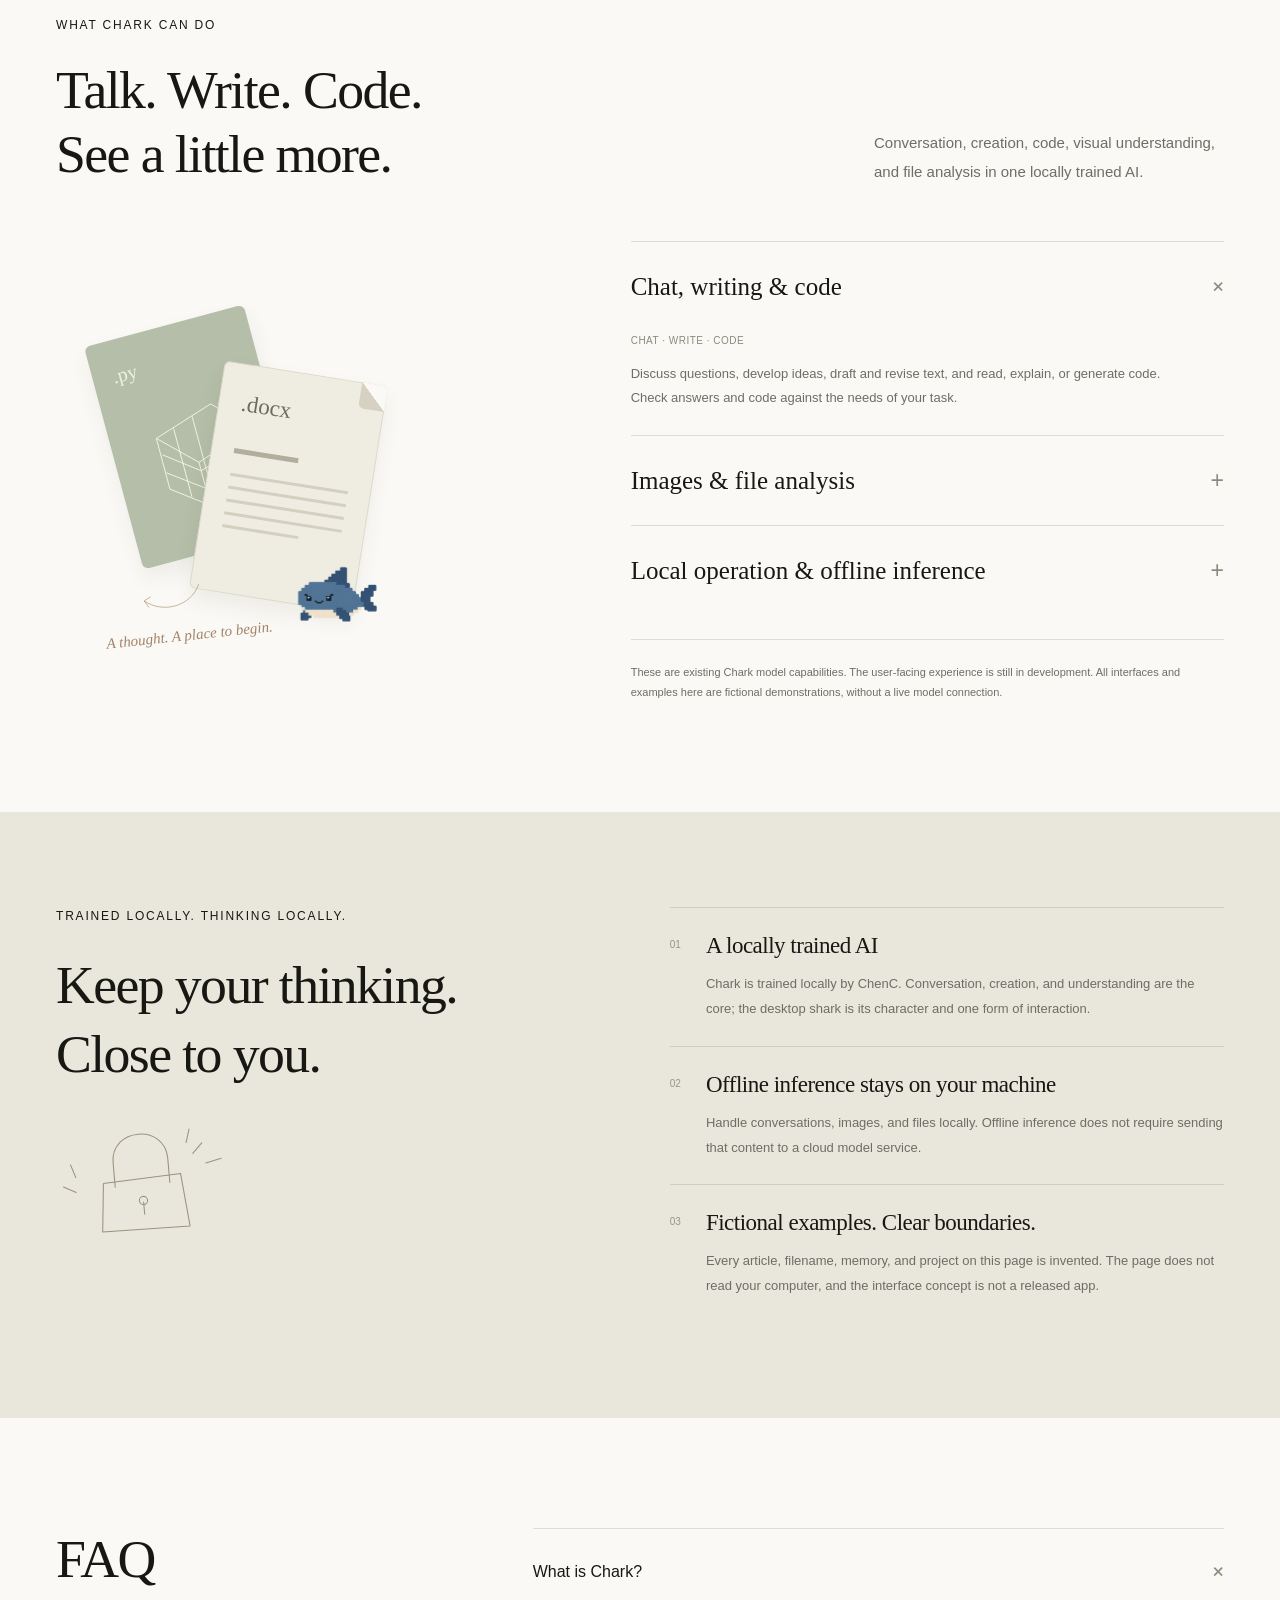
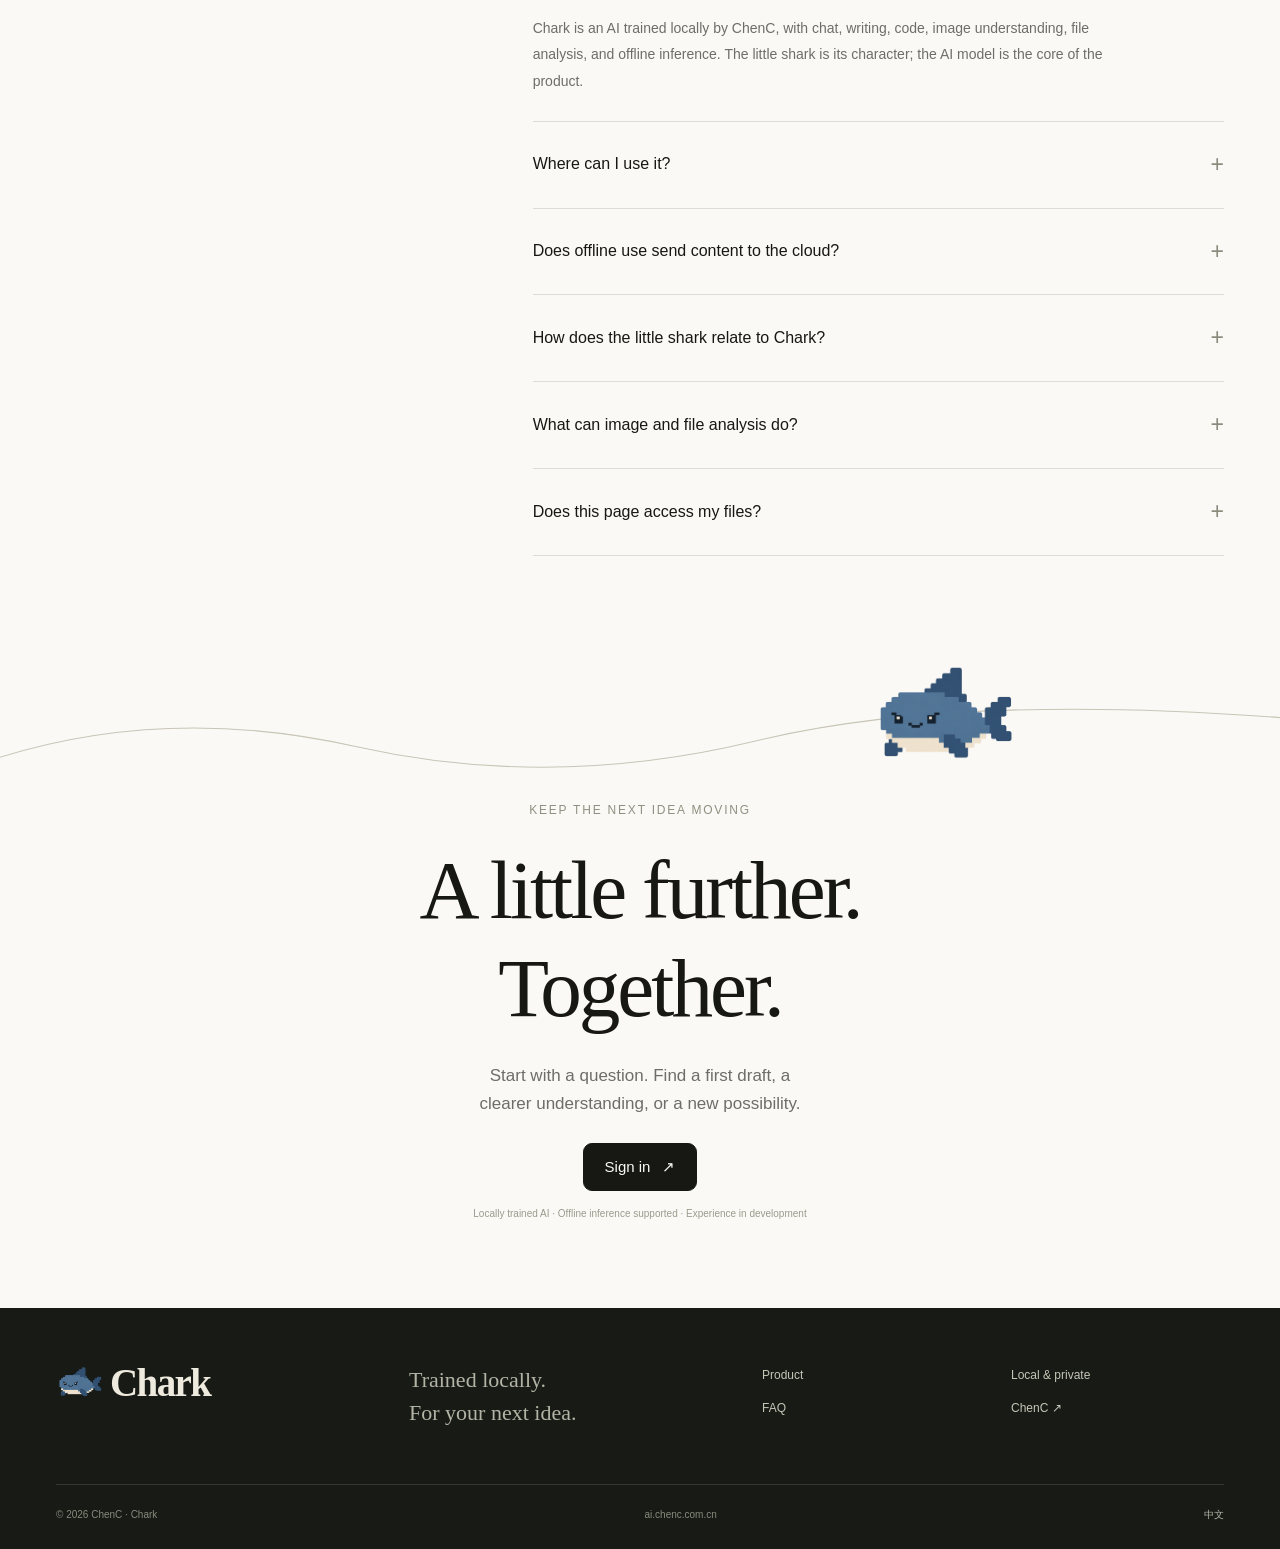
<file: en/index.html>
<!doctype html>
<html lang="en">
<head>
  <meta charset="utf-8">
  <meta name="viewport" content="width=device-width,initial-scale=1">
  <meta name="theme-color" content="#faf9f5">
  <meta name="description" content="Chark is an AI trained locally by ChenC, with chat, writing, code, image understanding, file analysis, and offline inference. Its user-facing experience is in development.">
  <title>Chark — Trained locally. Think a little further.</title>
  <link rel="canonical" href="https://ai.chenc.com.cn/en/">
  <link rel="alternate" hreflang="zh-CN" href="https://ai.chenc.com.cn/">
  <link rel="alternate" hreflang="en" href="https://ai.chenc.com.cn/en/">
  <link rel="alternate" hreflang="x-default" href="https://ai.chenc.com.cn/">
  <meta property="og:title" content="Chark — Trained locally. Think a little further.">
  <meta property="og:description" content="Chark is an AI trained locally by ChenC, with chat, writing, code, image understanding, file analysis, and offline inference. Its user-facing experience is in development.">
  <meta property="og:type" content="website">
  <meta property="og:url" content="https://ai.chenc.com.cn/en/">
  <meta property="og:image" content="https://ai.chenc.com.cn/assets/chark.png">
  <link rel="icon" href="../assets/chark.png" type="image/png">
  <link rel="stylesheet" href="../assets/site.css">
  <script src="../assets/site.js" defer></script>
</head>
<body>
  <a class="skip" href="#main">Skip to content</a>
  <header class="header">
    <a class="brand" href="index.html" aria-label="Chark home"><img src="../assets/chark.png" alt="" width="45" height="34"><span>Chark</span></a>
    <nav class="desktop-nav" aria-label="Main navigation">
      <div class="nav-dropdown"><button class="nav-link dropdown-trigger" aria-expanded="false" aria-controls="product-menu">Product <span class="chevron"></span></button>
        <div class="dropdown-panel" id="product-menu" hidden><a href="#overview"><strong>Meet Chark</strong><span>A locally trained AI for the next step in your thinking</span></a><a href="#capabilities"><strong>Capabilities</strong><span>Chat, writing, code, vision, and files</span></a><a href="#privacy"><strong>Local & private</strong><span>Local inference and clear data boundaries</span></a></div>
      </div>
      <a class="nav-link" href="#use-cases">Use cases</a><a class="nav-link" href="#capabilities">Capabilities</a><a class="nav-link" href="#faq">FAQ</a>
    </nav>
    <div class="nav-actions"><a class="language" href="../index.html" lang="zh-CN" aria-label="切换至中文"><svg viewBox="0 0 24 24" aria-hidden="true"><circle cx="12" cy="12" r="9"/><path d="M3 12h18M12 3c5 5 5 13 0 18-5-5-5-13 0-18Z"/></svg>中文</a><a class="button button-small nav-download" href="https://auth.chenc.com.cn/ed1e254656d291c2739e24f0b181b7ce7190c2476c24a04e8a30f7d5b620cee6/index.html?lang=en">Sign in <span aria-hidden="true">↗</span></a><button class="mobile-toggle icon-button" aria-label="Open navigation menu" aria-expanded="false" aria-controls="mobile-menu"><span></span><span></span></button></div>
    <nav class="mobile-menu" id="mobile-menu" aria-label="Main navigation" hidden><a href="#overview">Meet Chark</a><a href="#use-cases">Use cases</a><a href="#capabilities">Capabilities</a><a href="#privacy">Local & private</a><a href="#faq">FAQ</a></nav>
  </header>
  <div class="subnav"><span>Chark · Local AI</span><span class="subnav-right"><span class="version"><i></i>Experience in development</span><button class="motion-button" aria-pressed="false" aria-label="Pause motion"><span class="motion-icon" aria-hidden="true">Ⅱ</span><span class="motion-label">Pause motion</span></button></span></div>
  <main id="main">
    <section class="hero" aria-labelledby="hero-title">
      <div class="hero-float float-one" aria-hidden="true"><div class="mini-art paper-art"><div class="mini-sheet"><span></span><i></i><i></i><i></i></div><svg viewBox="0 0 100 100"><path d="M15 70c30-48 47-4 64-47M45 80l31-14"/></svg></div><span>Find the thread</span></div>
      <div class="hero-float float-two" aria-hidden="true"><div class="mini-art molecule-art"><svg viewBox="0 0 100 100"><path d="m30 30 38 5 12 36-38 9-12-50 31 25 19 16M30 30 12 61l30 19"/><circle cx="30" cy="30" r="8"/><circle cx="68" cy="35" r="6"/><circle cx="42" cy="80" r="7"/><circle cx="80" cy="71" r="9"/><circle cx="12" cy="61" r="5"/></svg></div><span>Explore a new idea</span></div>
      <div class="hero-float float-three" aria-hidden="true"><div class="mini-art shark-art"><img src="../assets/chark.png" alt="" width="100" height="75"></div><span>A little company</span></div>
      <div class="hero-float float-four" aria-hidden="true"><div class="mini-art memory-art"><svg viewBox="0 0 100 100"><path d="M20 30c-8-20 26-25 30-8 13-18 38-2 26 14 23 6 16 35-3 32 0 23-31 21-29 4-19 12-33-10-18-23-14-2-15-14-6-19Z"/><path d="M50 23v52M28 38c22-14 42 1 30 17M26 58c15-10 19-2 18 14M73 39c-9 7-4 21 2 22"/></svg></div><span>Remember what matters</span></div>
      <div class="hero-float float-five" aria-hidden="true"><div class="mini-art window-art"><span></span><div><b>↗</b><i></i><i></i></div></div><span>Right by your window</span></div>
      <div class="hero-float float-six" aria-hidden="true"><div class="mini-art library-art"><svg viewBox="0 0 100 100"><path d="M20 25v54h60V25M35 20v59M53 27v52M67 22l13 57M20 35h15M35 67h18M56 42l13-4"/></svg></div><span>Connect your knowledge</span></div>
      <div class="hero-content"><p class="eyebrow">CHARK · LOCAL AI</p><h1 id="hero-title">Think a little further.<br>With Chark.</h1><p class="hero-description">An AI trained locally by ChenC.<br>From conversation and writing to code, images, and files. Keep your ideas moving.</p><div class="hero-buttons"><a class="button" href="https://auth.chenc.com.cn/ed1e254656d291c2739e24f0b181b7ce7190c2476c24a04e8a30f7d5b620cee6/index.html?lang=en">Sign in<span class="arrow" aria-hidden="true">↗</span></a><a class="button button-outline" href="#capabilities">See capabilities <span class="arrow" aria-hidden="true">↗</span></a></div><p class="hero-note">Offline inference supported · User experience in development</p></div>
      <a class="scroll-cue" href="#overview" aria-label="Scroll to the Chark demo"><span></span></a>
    </section>
    <section class="overview section-width" id="overview" aria-labelledby="overview-title">
      <div class="section-top reveal"><p class="eyebrow">Meet Chark</p><h2 id="overview-title">One thought.<br>Many possibilities.</h2><p class="section-description">Talk through a question. Give an idea a first draft. Make sense of your material. A local AI is at the heart of Chark; the little shark is one way to meet it.</p></div>
      <div class="product-stage reveal">
        <div class="stage-orbit orbit-one" aria-hidden="true"></div><div class="stage-orbit orbit-two" aria-hidden="true"></div>
        <div class="demo-tabs" role="tablist" aria-label="Choose a product demonstration"><button role="tab" id="demo-tab-read" aria-selected="true" aria-controls="demo-panel" data-demo="read" tabindex="0">Reading</button><button role="tab" id="demo-tab-library" aria-selected="false" aria-controls="demo-panel" data-demo="library" tabindex="-1">Knowledge</button><button role="tab" id="demo-tab-memory" aria-selected="false" aria-controls="demo-panel" data-demo="memory" tabindex="-1">Memory</button></div>
        <div class="app-scene">
          <div class="pet-and-bubble"><div class="pet-bubble" id="demo-bubble" aria-live="polite">The lovely idea here is that a walk can become a way to notice the city all over again.</div><button class="demo-pet" aria-label="Click the shark for another sample comment"><img src="../assets/chark.png" alt="Chark, a dark blue pixel shark" width="146" height="110"></button></div>
          <div class="app-window" id="demo-panel" role="tabpanel" aria-labelledby="demo-tab-read" tabindex="0">
            <div class="window-chrome"><div class="window-dots" aria-hidden="true"><i></i><i></i><i></i></div><span>Chark Interface preview</span><span class="chrome-right" aria-hidden="true">− &nbsp; □ &nbsp; ×</span></div>
            <div class="app-body"><aside class="app-sidebar"><span class="app-wordmark">Chark</span><span class="sidebar-label">WORKSPACE</span><span class="sidebar-item active" data-side="read"><span aria-hidden="true">▣</span>Reading</span><span class="sidebar-item" data-side="library"><span aria-hidden="true">▤</span>Knowledge</span><span class="sidebar-item" data-side="memory"><span aria-hidden="true">♡</span>Memory</span><div class="sidebar-bottom"><span class="status-dot"></span>Right by your side</div></aside>
            <div class="app-main" id="demo-content" aria-live="polite"><h3>A little context goes a long way</h3><p class="app-description">Fictional article · Reading demo</p><div class="mock-file"><div class="mock-file-heading"><strong><span class="file-icon">PDF</span>Notes from a city walk.pdf</strong><span>Page 2</span></div><h4>Leave a little room to wander</h4><p>Make the route a little shorter, and let your attention roam a little further. <span class="highlight">A walk without a destination</span> might lead to a corner flower shop, a patch of afternoon shade, or a café worth sitting in.</p></div><div class="read-footer"><span><i></i>Fictional demo · No local file access</span><button class="mock-action">Sample comment ↗</button></div></div></div>
          </div>
        </div>
        <div class="demo-caption"><span><i></i>Interface concept · All content is fictional</span><span>Switch tabs or give the little shark a click</span></div>
      </div>
      <div class="principles"><article class="reveal"><span class="number">01</span><h3>Think it through</h3><p>Explore questions in conversation, untangle ideas, and weigh possibilities. Give a half-formed thought a clearer shape.</p></article><article class="reveal"><span class="number">02</span><h3>Put ideas into words</h3><p>Draft and revise writing. Read, explain, and generate code. Give an idea a concrete expression and a place to begin.</p></article><article class="reveal"><span class="number">03</span><h3>Make the connections</h3><p>Understand images and files, organize information, and find the important details. Local offline inference keeps the thinking close.</p></article></div>
    </section>
    <section class="use-cases" id="use-cases" aria-labelledby="use-title"><div class="section-width"><div class="section-top reveal"><p class="eyebrow">Use cases</p><h2 id="use-title">Good company.<br>For a curious mind.</h2><p class="section-description">Read an article. Sketch a creative project. Give a half-formed idea a little room. Start with the question in front of you.</p></div><div class="use-layout"><div class="use-select" role="tablist" aria-orientation="vertical" aria-label="Choose a use case"><button role="tab" id="use-tab-study" aria-controls="use-panel" aria-selected="true" data-use="study" tabindex="0"><span class="use-index">01</span><span><strong>Study & reading</strong><small>Make unfamiliar ideas feel closer</small></span><span class="use-arrow" aria-hidden="true">↗</span></button><button role="tab" id="use-tab-research" aria-controls="use-panel" aria-selected="false" data-use="research" tabindex="-1"><span class="use-index">02</span><span><strong>Ideas & planning</strong><small>Turn scattered thoughts into a plan</small></span><span class="use-arrow" aria-hidden="true">↗</span></button><button role="tab" id="use-tab-everyday" aria-controls="use-panel" aria-selected="false" data-use="everyday" tabindex="-1"><span class="use-index">03</span><span><strong>Everyday ideas</strong><small>A little room to think out loud</small></span><span class="use-arrow" aria-hidden="true">↗</span></button></div><div class="use-panel reveal" id="use-panel" role="tabpanel" aria-labelledby="use-tab-study" tabindex="0" aria-live="polite"><div class="scenario-topline"><span>STUDY &amp; READING</span><span>CHARK / 01</span></div><div class="scenario-paper"><span class="paper-tag">FICTIONAL · READING</span><h3>A fresh way to read a travel note</h3><p>“What is this article really trying to say?”<br><br>Find the central idea in an invented city journal, then gather its small discoveries into three clear takeaways.</p></div><div class="scenario-note"><img src="../assets/chark.png" alt="" width="65" height="49"><p>It is less about how far you travel, and more about the small things you start to notice.</p></div><p class="scenario-example">Fictional scenario · No local documents used</p></div></div></div></section>
    <section class="capabilities section-width" id="capabilities" aria-labelledby="files-title"><div class="files-header reveal"><div><p class="eyebrow">What Chark can do</p><h2 id="files-title">Talk. Write. Code.<br>See a little more.</h2></div><p>Conversation, creation, code, visual understanding, and file analysis in one locally trained AI.</p></div><div class="files-layout"><div class="file-illustration" aria-hidden="true"><div class="file-back"><span>.py</span><svg viewBox="0 0 160 160"><path d="m30 50 70-22 40 38-70 23zm0 0v60l40 30 70-22V66M70 89v51M52 44v81M76 36v96M112 40v85M32 70l38 29 69-21M31 91l38 28 70-20"/></svg></div><div class="file-front"><span class="file-fold"></span><span>.docx</span><div class="file-lines"><b></b><i></i><i></i><i></i><i></i><i></i></div><img src="../assets/chark.png" alt="" width="90" height="68"></div><span class="hand-note">A thought. A place to begin.<svg viewBox="0 0 100 50"><path d="M90 6C76 37 35 43 10 22m10-5-10 5 6 10"/></svg></span></div><div class="file-list"><details open><summary>Chat, writing & code<span aria-hidden="true">+</span></summary><div><p class="file-types">CHAT · WRITE · CODE</p><p>Discuss questions, develop ideas, draft and revise text, and read, explain, or generate code. Check answers and code against the needs of your task.</p></div></details><details><summary>Images & file analysis<span aria-hidden="true">+</span></summary><div><p class="file-types">VISION · DOCUMENTS · DATA</p><p>Understand images and work with documents, spreadsheets, and presentations. Extract information, find the thread, and ask follow-up questions. Check complex layouts, small print, and formulas.</p></div></details><details><summary>Local operation & offline inference<span aria-hidden="true">+</span></summary><div><p class="file-types">LOCAL MODEL · OFFLINE INFERENCE</p><p>The model is trained locally and supports inference on your machine. Offline use does not require sending conversations, images, or files to a cloud model.</p></div></details><p class="fine-print">These are existing Chark model capabilities. The user-facing experience is still in development. All interfaces and examples here are fictional demonstrations, without a live model connection.</p></div></div></section>
    <section class="privacy" id="privacy" aria-labelledby="privacy-title"><div class="section-width privacy-layout"><div class="reveal"><p class="eyebrow">Trained locally. Thinking locally.</p><h2 id="privacy-title">Keep your thinking.<br>Close to you.</h2><div class="privacy-drawing" aria-hidden="true"><svg viewBox="0 0 220 130"><path d="M72 68V38c0-43 67-43 67 0v30M58 62l95-4 6 65-107-2Z"/><path d="M105 89v15"/><circle cx="105" cy="87" r="5"/><path d="m170 35 12-12m-19-2 5-16m17 43 19-4M24 70 9 62m16-10-5-16"/></svg></div></div><div class="privacy-list"><article class="reveal"><span>01</span><div><h3>A locally trained AI</h3><p>Chark is trained locally by ChenC. Conversation, creation, and understanding are the core; the desktop shark is its character and one form of interaction.</p></div></article><article class="reveal"><span>02</span><div><h3>Offline inference stays on your machine</h3><p>Handle conversations, images, and files locally. Offline inference does not require sending that content to a cloud model service.</p></div></article><article class="reveal"><span>03</span><div><h3>Fictional examples. Clear boundaries.</h3><p>Every article, filename, memory, and project on this page is invented. The page does not read your computer, and the interface concept is not a released app.</p></div></article></div></div></section>
    <section class="faq section-width" id="faq" aria-labelledby="faq-title"><h2 class="reveal" id="faq-title">FAQ</h2><div class="faq-list"><details open><summary>What is Chark?<span aria-hidden="true">+</span></summary><p>Chark is an AI trained locally by ChenC, with chat, writing, code, image understanding, file analysis, and offline inference. The little shark is its character; the AI model is the core of the product.</p></details><details><summary>Where can I use it?<span aria-hidden="true">+</span></summary><p>Chark currently runs as a local model. Its user-facing experience is still in development. This page introduces capabilities and interface concepts; a new AI app download or web chat is not available here yet.</p></details><details><summary>Does offline use send content to the cloud?<span aria-hidden="true">+</span></summary><p>Offline inference runs on your machine, without needing to send conversations, images, or files to a cloud model service. This introduction page does not read or upload your local material either.</p></details><details><summary>How does the little shark relate to Chark?<span aria-hidden="true">+</span></summary><p>The shark is Chark’s character, and desktop companionship is one way to interact with it. Chark itself is the locally trained AI, supporting conversation, writing, code, image understanding, and file analysis.</p></details><details><summary>What can image and file analysis do?<span aria-hidden="true">+</span></summary><p>Ask questions about images and documents, organize information, summarize important details, and continue a conversation with context. Check small text, complex tables, formulas, and important conclusions. The examples on this page are fictional.</p></details><details><summary>Does this page access my files?<span aria-hidden="true">+</span></summary><p>No. The filenames, articles, memories, and scenarios are invented for this demonstration. They do not come from the creator’s or visitors’ computers, chats, or research. Interactions do not capture your screen, upload files, contact a model, or read local documents.</p></details></div></section>
    <section class="closing"><div class="closing-wave" aria-hidden="true"><svg viewBox="0 0 1440 100" preserveAspectRatio="none"><path d="M-20 70Q180 15 400 55T850 50t610-20"/></svg><img src="../assets/chark.png" alt="" width="150" height="112"></div><div class="section-width reveal"><p class="eyebrow">Keep the next idea moving</p><h2>A little further.<br>Together.</h2><p>Start with a question. Find a first draft, a clearer understanding, or a new possibility.</p><a class="button" href="https://auth.chenc.com.cn/ed1e254656d291c2739e24f0b181b7ce7190c2476c24a04e8a30f7d5b620cee6/index.html?lang=en">Sign in <span aria-hidden="true">↗</span></a><p class="closing-note">Locally trained AI · Offline inference supported · Experience in development</p></div></section>
  </main>
  <footer><div class="section-width"><div class="footer-top"><a class="brand footer-brand" href="index.html"><img src="../assets/chark.png" alt="" width="48" height="36"><span>Chark</span></a><p>Trained locally.<br>For your next idea.</p><div class="footer-links"><a href="#overview">Product</a><a href="#privacy">Local & private</a><a href="#faq">FAQ</a><a href="https://chenc.com.cn/" target="_blank" rel="noopener">ChenC ↗</a></div></div><div class="footer-bottom"><span>© 2026 ChenC · Chark</span><span>ai.chenc.com.cn</span><a href="../index.html" lang="zh-CN">中文</a></div></div></footer>
  <noscript><style>.demo-tabs,.demo-pet,.mock-action,.use-select,.motion-button,.mobile-toggle{display:none}.hero-content{animation:none}.pet-and-bubble{top:-78px}.use-layout{grid-template-columns:1fr}.desktop-nav{display:flex;flex-wrap:wrap}@media(max-width:800px){.desktop-nav{display:none}}</style></noscript>
  <script type="application/json" id="page-data">{"pause": "Pause motion", "resume": "Play motion", "reduced": "Motion reduced by system", "read": {"title": "A little context goes a long way", "description": "Fictional article · Reading demo", "file": "Notes from a city walk.pdf", "label": "Page 2", "heading": "Leave a little room to wander", "paragraph": "Make the route a little shorter, and let your attention roam a little further. <span class=\"highlight\">A walk without a destination<\/span> might lead to a corner flower shop, a patch of afternoon shade, or a café worth sitting in.", "status": "Fictional demo · No local file access", "action": "Sample comment", "bubbles": ["The lovely idea here is that a walk can become a way to notice the city all over again.", "For a small guide, try three sections: things to notice, places to pause, and room to get a little lost.", "“A shorter route. A wider view.” could make a lovely title for this piece."]}, "library": {"title": "Connect your material to an idea", "description": "Invented files · For demonstration only", "files": [["PDF", "Notes from a city walk.pdf", "6 sample passages"], ["XLSX", "Weekend café checklist.xlsx", "3 sample sheets"], ["PPTX", "Paperlight bookshop moodboard.pptx", "8 sample slides"]], "tag": "Sample file", "status": "All filenames and content are fictional", "bubbles": ["A travel note, a checklist, and a moodboard can all give the same idea a little more shape.", "Separate what is decided from what is still open. The next step becomes easier to see.", "These files exist only in this demonstration. Nothing on your computer is being read."]}, "memory": {"title": "A little familiarity in the conversation", "description": "Fictional preferences · No personal information", "items": [["Summarize long pieces in three points", "Invented preference · Sample"], ["Sample project: a weekend-only café", "Invented project · Sample"], ["Writing style: relaxed and natural", "Invented style · Sample"]], "status": "Fictional memories · Nothing saved locally", "bubbles": ["This sample preference is simple: three takeaways before the longer version.", "The same idea can start as a list and grow into a story.", "A little lighter. A little more natural. Make it feel like a comfortable conversation."]}, "scenarios": {"study": {"category": "STUDY & READING", "format": "FICTIONAL · READING", "title": "A fresh way to read a travel note", "body": "“What is this article really trying to say?”<br><br>Find the central idea in an invented city journal, then gather its small discoveries into three clear takeaways.", "note": "It is less about how far you travel, and more about the small things you start to notice.", "example": "Fictional scenario · No local documents used"}, "research": {"category": "IDEAS & PLANNING", "format": "FICTIONAL · PLANNING", "title": "A little café starts with an idea", "body": "“What if we opened a café just for weekends?”<br><br>For this fictional project, sketch a menu, a feeling for the room, and a practical checklist to give the idea some shape.", "note": "Start with the experience: a good coffee, a comfortable chair, or the book someone did not know they needed?", "example": "Invented project · Not an actual business plan"}, "everyday": {"category": "EVERYDAY IDEAS", "format": "FICTIONAL · IDEAS", "title": "Leave a little room for a story", "body": "“Write a bookshop that only opens in the rain.”<br><br>Begin with that invented premise. Give it a name, a bookseller, and the first thing someone hears as they step inside.", "note": "Call it Before the Rain Stops. The bookseller says, “No rush. The next page is still raining.”", "example": "Fictional story · Written for this demonstration"}}}</script>
</body>
</html>
</file>
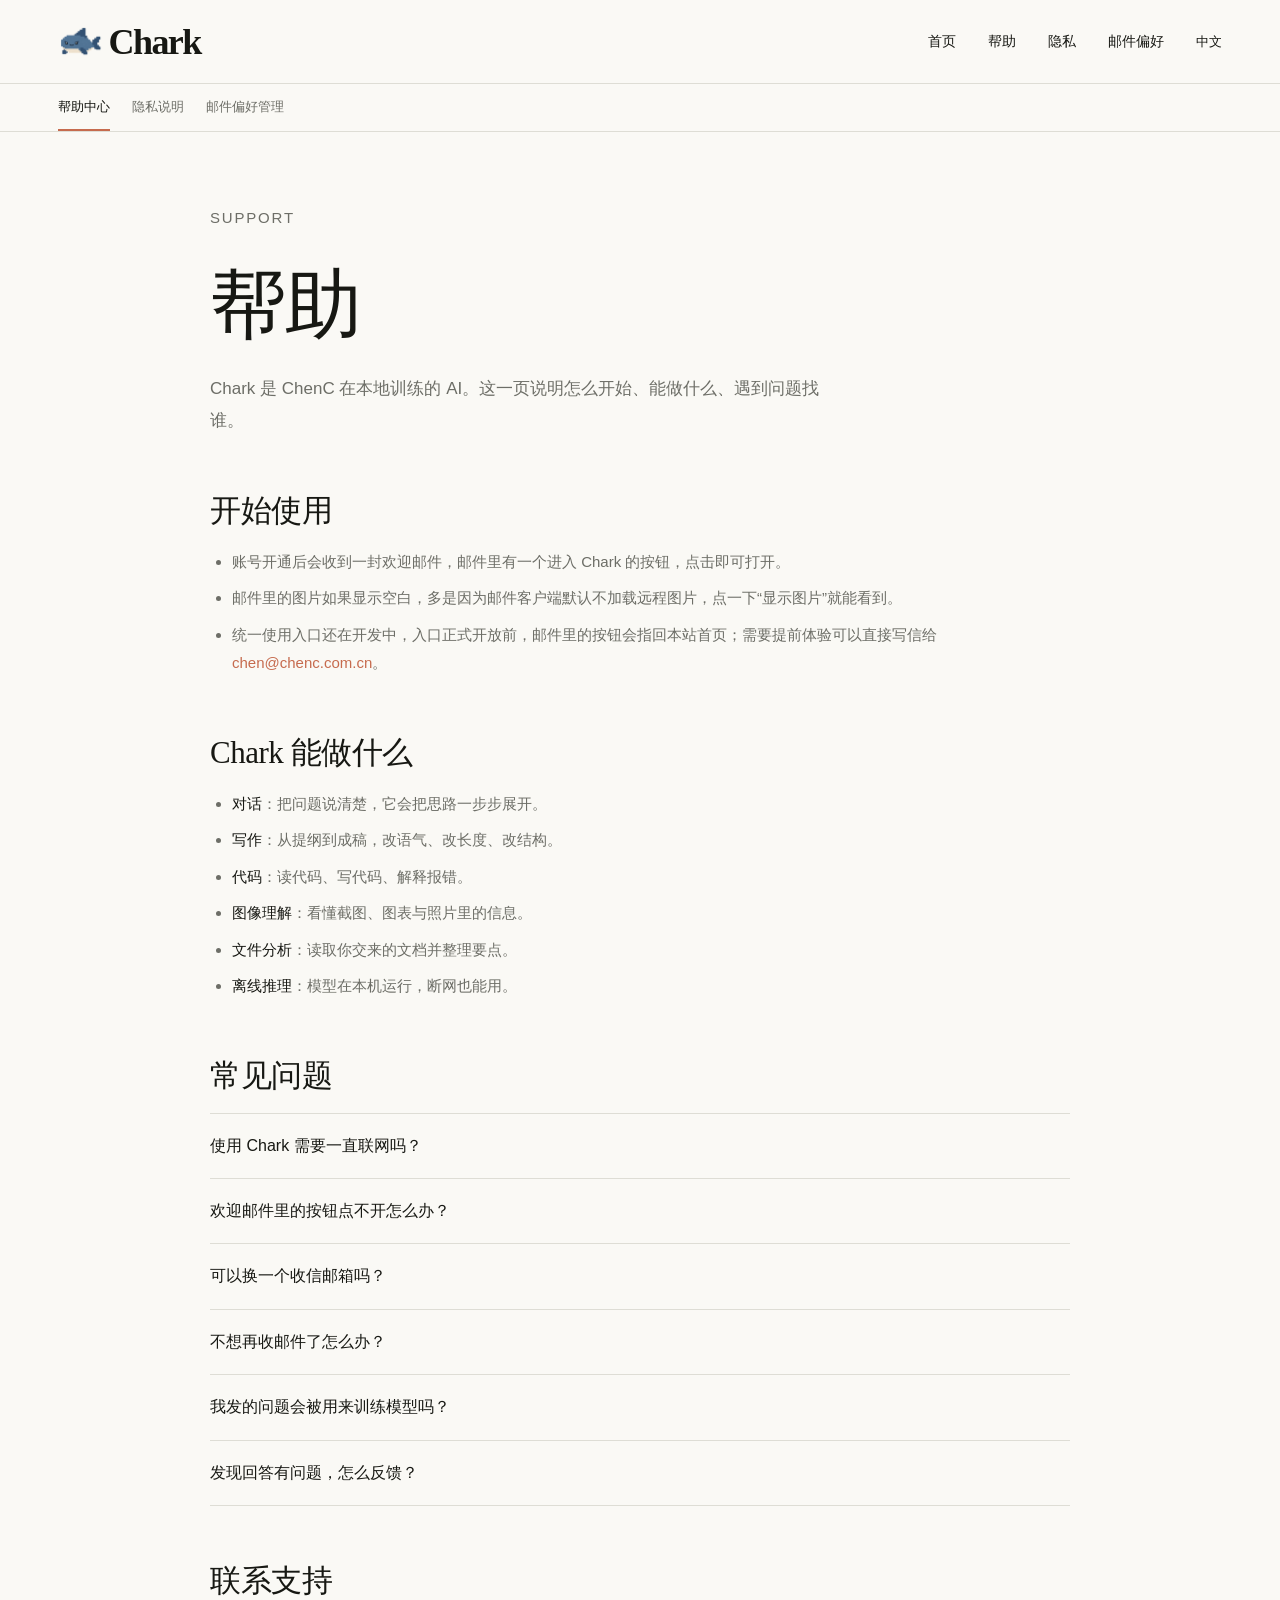
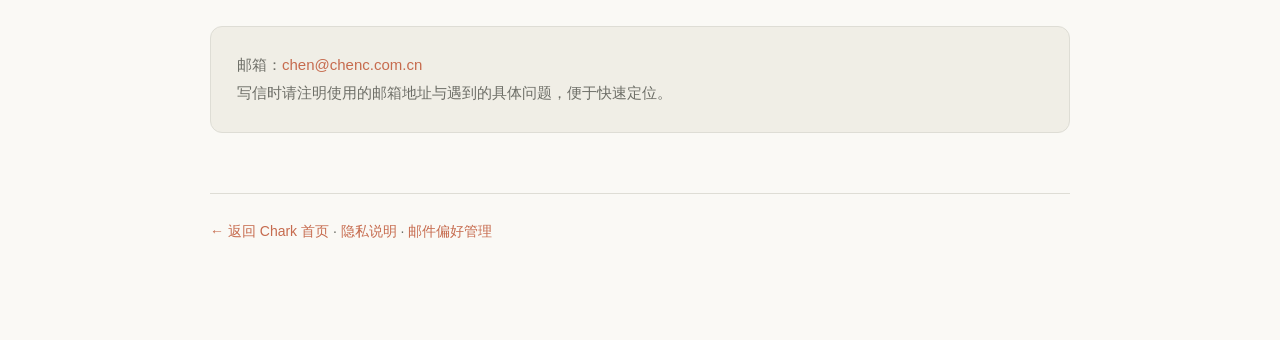
<file: help.html>
<!doctype html>
<html lang="zh-CN">
<head>
  <meta charset="utf-8">
  <meta name="viewport" content="width=device-width,initial-scale=1">
  <meta name="theme-color" content="#faf9f5">
  <meta name="description" content="Chark 帮助中心：如何开始使用、Chark 能做什么、常见问题与联系方式。">
  <title>帮助 — Chark</title>
  <link rel="canonical" href="https://ai.chenc.com.cn/help.html">
  <link rel="icon" href="assets/chark.png" type="image/png">
  <link rel="stylesheet" href="assets/site.css">
  <style>
    .doc{max-width:860px;padding:72px 0 96px}
    .doc h1{font-size:clamp(38px,5vw,58px);letter-spacing:-1px;line-height:1.2;margin-bottom:18px}
    .doc .lead{font-size:17px;line-height:1.85;max-width:640px}
    .doc section{margin-top:54px}
    .doc h2{font-size:clamp(23px,2.6vw,31px);letter-spacing:-.3px;line-height:1.35;margin-bottom:16px}
    .doc p,.doc li{font-size:15px;line-height:1.9;color:var(--muted)}
    .doc ul,.doc ol{padding-left:22px;margin:0}
    .doc li{margin:8px 0}
    .doc strong{color:var(--ink);font-weight:500}
    .doc details{border-top:1px solid var(--line)}
    .doc details:last-of-type{border-bottom:1px solid var(--line)}
    .doc summary{font-size:16px;padding:19px 0;color:var(--ink)}
    .doc details>p{padding:0 34px 22px 0}
    .doc .card{background:#f0eee6;border:1px solid var(--line);border-radius:12px;padding:24px 26px;margin:24px 0}
    .doc .card p{margin:0}
    .doc .back{margin-top:60px;padding-top:24px;border-top:1px solid var(--line);font-size:14px}
    .doc a{color:var(--clay)}
    .doc-nav{display:flex;gap:22px;font-size:13px;padding:0 4.5%;border-bottom:1px solid var(--line);background:#faf9f5}
    .doc-nav a{padding:12px 0;color:var(--muted)}
    .doc-nav a[aria-current]{color:var(--ink);border-bottom:2px solid var(--clay)}
    @media(max-width:540px){.doc{padding:48px 0 72px}.doc-nav{gap:16px;padding:0 20px;font-size:12px}}
  </style>
</head>
<body>
  <a class="skip" href="#main">跳至正文</a>
  <header class="header">
    <a class="brand" href="index.html" aria-label="Chark 首页"><img src="assets/chark.png" alt="" width="45" height="34"><span>Chark</span></a>
    <nav class="desktop-nav" aria-label="站内导航">
      <a class="nav-link" href="index.html">首页</a>
      <a class="nav-link" href="help.html" aria-current="page">帮助</a>
      <a class="nav-link" href="privacy.html">隐私</a>
      <a class="nav-link" href="preferences.html">邮件偏好</a>
    </nav>
    <div class="nav-actions"><a class="language" href="index.html">中文</a></div>
  </header>
  <nav class="doc-nav" aria-label="站内页面">
    <a href="help.html" aria-current="page">帮助中心</a>
    <a href="privacy.html">隐私说明</a>
    <a href="preferences.html">邮件偏好管理</a>
  </nav>
  <main id="main" class="doc section-width">
    <p class="eyebrow">Support</p>
    <h1>帮助</h1>
    <p class="lead">Chark 是 ChenC 在本地训练的 AI。这一页说明怎么开始、能做什么、遇到问题找谁。</p>

    <section aria-labelledby="start">
      <h2 id="start">开始使用</h2>
      <ul>
        <li>账号开通后会收到一封欢迎邮件，邮件里有一个进入 Chark 的按钮，点击即可打开。</li>
        <li>邮件里的图片如果显示空白，多是因为邮件客户端默认不加载远程图片，点一下“显示图片”就能看到。</li>
        <li>统一使用入口还在开发中，入口正式开放前，邮件里的按钮会指回本站首页；需要提前体验可以直接写信给 <a href="mailto:chen@chenc.com.cn">chen@chenc.com.cn</a>。</li>
      </ul>
    </section>

    <section aria-labelledby="what">
      <h2 id="what">Chark 能做什么</h2>
      <ul>
        <li><strong>对话</strong>：把问题说清楚，它会把思路一步步展开。</li>
        <li><strong>写作</strong>：从提纲到成稿，改语气、改长度、改结构。</li>
        <li><strong>代码</strong>：读代码、写代码、解释报错。</li>
        <li><strong>图像理解</strong>：看懂截图、图表与照片里的信息。</li>
        <li><strong>文件分析</strong>：读取你交来的文档并整理要点。</li>
        <li><strong>离线推理</strong>：模型在本机运行，断网也能用。</li>
      </ul>
    </section>

    <section aria-labelledby="faq">
      <h2 id="faq">常见问题</h2>
      <details>
        <summary>使用 Chark 需要一直联网吗？</summary>
        <p>不需要。模型在本地运行，断网也能继续对话与写作。只有需要联网的个别能力（例如检索最新信息）会提示你联网。</p>
      </details>
      <details>
        <summary>欢迎邮件里的按钮点不开怎么办？</summary>
        <p>先把整封邮件里的链接复制到浏览器打开试试；如果仍然打不开，把邮件标题和截图发到 <a href="mailto:chen@chenc.com.cn">chen@chenc.com.cn</a>，会尽快处理。</p>
      </details>
      <details>
        <summary>可以换一个收信邮箱吗？</summary>
        <p>可以，写信到支持邮箱说明原邮箱与新邮箱即可。换邮箱不影响账号本身。</p>
      </details>
      <details>
        <summary>不想再收邮件了怎么办？</summary>
        <p>到<a href="preferences.html">邮件偏好管理</a>页按提示操作，或直接回信写“退订”。账号相关的必要通知（例如安全提醒）会另行说明。</p>
      </details>
      <details>
        <summary>我发的问题会被用来训练模型吗？</summary>
        <p>不会。你的对话默认留在本机，具体边界写在<a href="privacy.html">隐私说明</a>里。</p>
      </details>
      <details>
        <summary>发现回答有问题，怎么反馈？</summary>
        <p>把问题、你的期望答案和实际输出一起发给 <a href="mailto:chen@chenc.com.cn">chen@chenc.com.cn</a>，附上时间会更方便定位。</p>
      </details>
    </section>

    <section aria-labelledby="contact">
      <h2 id="contact">联系支持</h2>
      <div class="card">
        <p>邮箱：<a href="mailto:chen@chenc.com.cn">chen@chenc.com.cn</a><br>写信时请注明使用的邮箱地址与遇到的具体问题，便于快速定位。</p>
      </div>
    </section>

    <p class="back"><a href="index.html">← 返回 Chark 首页</a> · <a href="privacy.html">隐私说明</a> · <a href="preferences.html">邮件偏好管理</a></p>
  </main>
</body>
</html>
</file>
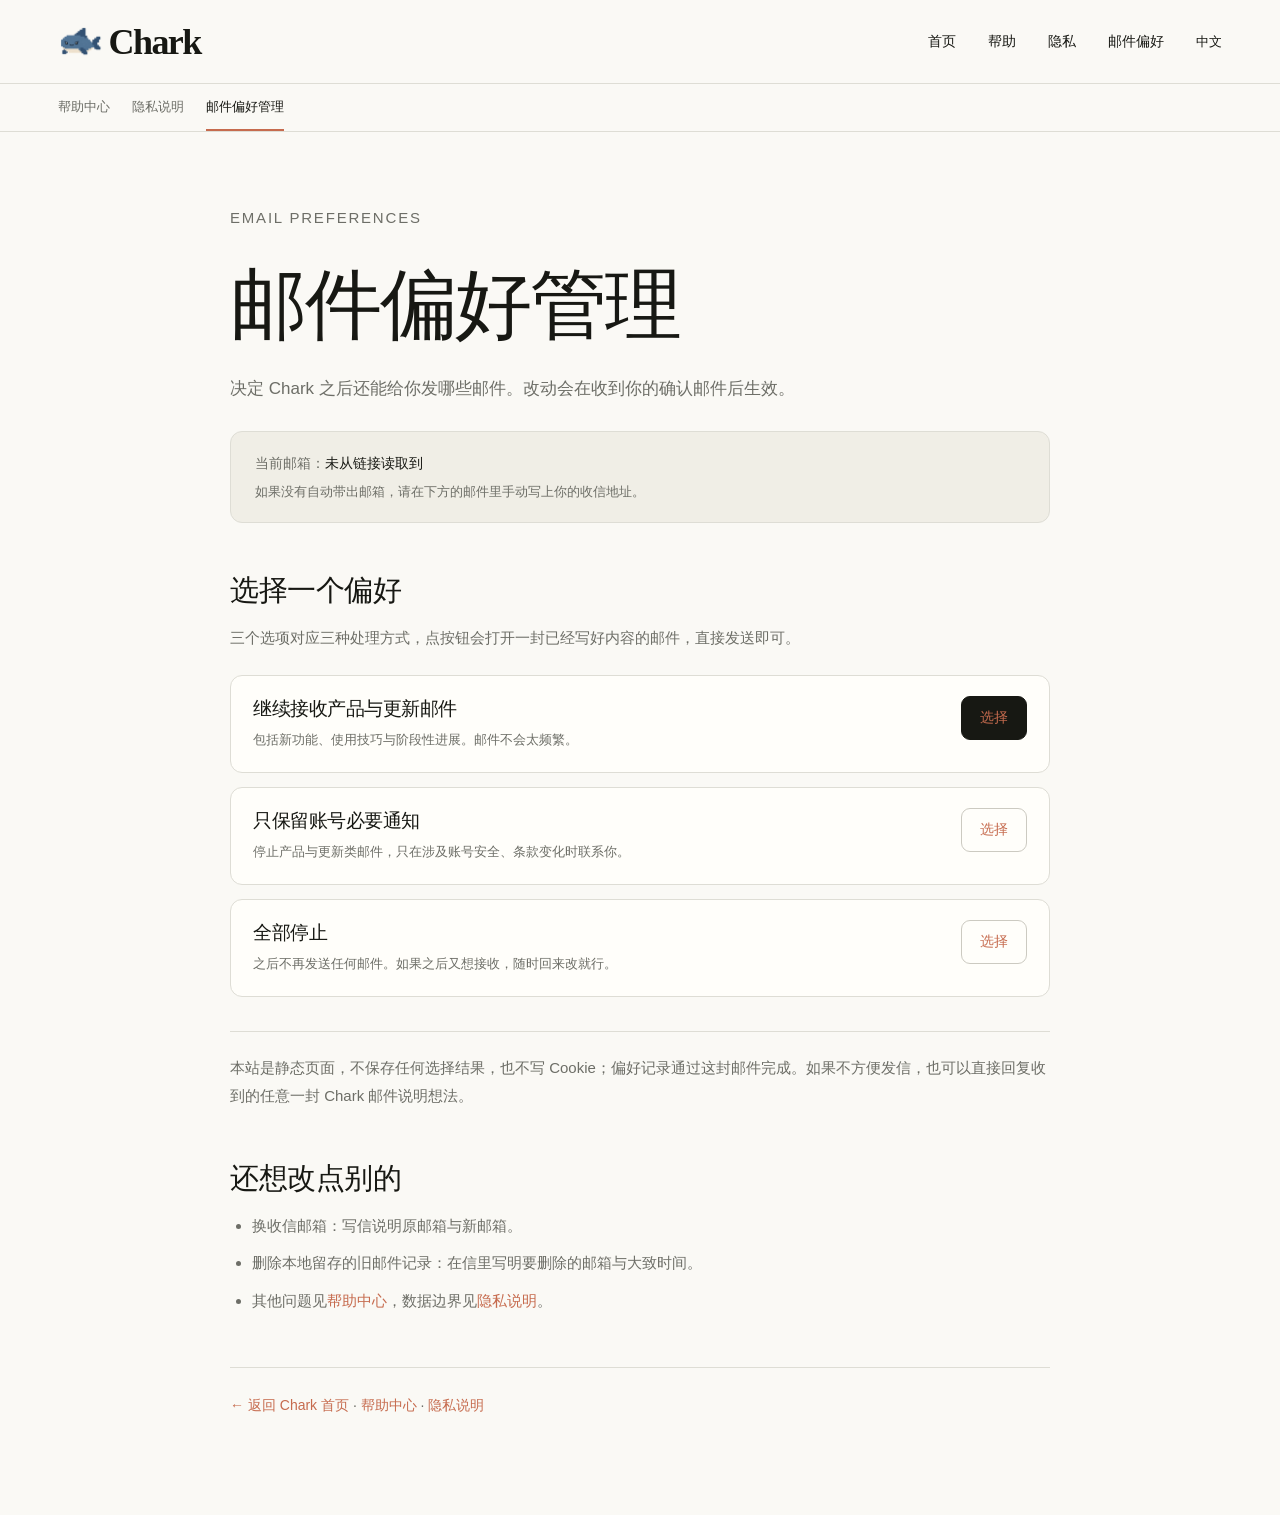
<file: preferences.html>
<!doctype html>
<html lang="zh-CN">
<head>
  <meta charset="utf-8">
  <meta name="viewport" content="width=device-width,initial-scale=1">
  <meta name="theme-color" content="#faf9f5">
  <meta name="description" content="Chark 邮件偏好管理：选择是否继续接收产品与更新邮件，或只保留账号必要通知。">
  <title>邮件偏好管理 — Chark</title>
  <link rel="canonical" href="https://ai.chenc.com.cn/preferences.html">
  <link rel="icon" href="assets/chark.png" type="image/png">
  <link rel="stylesheet" href="assets/site.css">
  <style>
    .doc{max-width:820px;padding:72px 0 96px}
    .doc h1{font-size:clamp(38px,5vw,56px);letter-spacing:-1px;line-height:1.2;margin-bottom:18px}
    .doc .lead{font-size:17px;line-height:1.85;max-width:620px}
    .doc section{margin-top:48px}
    .doc h2{font-size:clamp(22px,2.5vw,29px);letter-spacing:-.3px;line-height:1.35;margin-bottom:14px}
    .doc p,.doc li{font-size:15px;line-height:1.9;color:var(--muted)}
    .doc ul{padding-left:22px;margin:0}
    .doc li{margin:9px 0}
    .doc a{color:var(--clay)}
    .who{background:#f0eee6;border:1px solid var(--line);border-radius:12px;padding:20px 24px;margin:26px 0;font-size:14px;color:var(--muted)}
    .who b{color:var(--ink);font-weight:500}
    .choices{display:grid;gap:14px;margin-top:22px}
    .choice{border:1px solid var(--line);border-radius:12px;padding:20px 22px;background:#fffefa;display:flex;gap:18px;align-items:flex-start;justify-content:space-between;flex-wrap:wrap}
    .choice div{max-width:520px}
    .choice h3{font-size:19px;line-height:1.4;margin-bottom:6px}
    .choice p{font-size:13px;line-height:1.8;margin:0}
    .choice .button{min-height:44px;padding:11px 18px;font-size:14px;border-radius:9px;flex-shrink:0}
    .note{margin-top:34px;padding-top:22px;border-top:1px solid var(--line);font-size:13px}
    .doc .back{margin-top:52px;padding-top:24px;border-top:1px solid var(--line);font-size:14px}
    .doc-nav{display:flex;gap:22px;font-size:13px;padding:0 4.5%;border-bottom:1px solid var(--line);background:#faf9f5}
    .doc-nav a{padding:12px 0;color:var(--muted)}
    .doc-nav a[aria-current]{color:var(--ink);border-bottom:2px solid var(--clay)}
    @media(max-width:540px){.doc{padding:48px 0 72px}.doc-nav{gap:16px;padding:0 20px;font-size:12px}.choice{padding:18px}.choice .button{width:100%}}
  </style>
</head>
<body>
  <a class="skip" href="#main">跳至正文</a>
  <header class="header">
    <a class="brand" href="index.html" aria-label="Chark 首页"><img src="assets/chark.png" alt="" width="45" height="34"><span>Chark</span></a>
    <nav class="desktop-nav" aria-label="站内导航">
      <a class="nav-link" href="index.html">首页</a>
      <a class="nav-link" href="help.html">帮助</a>
      <a class="nav-link" href="privacy.html">隐私</a>
      <a class="nav-link" href="preferences.html" aria-current="page">邮件偏好</a>
    </nav>
    <div class="nav-actions"><a class="language" href="index.html">中文</a></div>
  </header>
  <nav class="doc-nav" aria-label="站内页面">
    <a href="help.html">帮助中心</a>
    <a href="privacy.html">隐私说明</a>
    <a href="preferences.html" aria-current="page">邮件偏好管理</a>
  </nav>
  <main id="main" class="doc section-width">
    <p class="eyebrow">Email preferences</p>
    <h1>邮件偏好管理</h1>
    <p class="lead">决定 Chark 之后还能给你发哪些邮件。改动会在收到你的确认邮件后生效。</p>

    <div class="who">
      当前邮箱：<b id="who-email">未从链接读取到</b>
      <div id="who-hint" style="margin-top:6px;font-size:13px">如果没有自动带出邮箱，请在下方的邮件里手动写上你的收信地址。</div>
    </div>

    <section aria-labelledby="options">
      <h2 id="options">选择一个偏好</h2>
      <p>三个选项对应三种处理方式，点按钮会打开一封已经写好内容的邮件，直接发送即可。</p>
      <div class="choices">
        <div class="choice">
          <div>
            <h3>继续接收产品与更新邮件</h3>
            <p>包括新功能、使用技巧与阶段性进展。邮件不会太频繁。</p>
          </div>
          <a class="button" id="opt-all" href="mailto:chen@chenc.com.cn">选择</a>
        </div>
        <div class="choice">
          <div>
            <h3>只保留账号必要通知</h3>
            <p>停止产品与更新类邮件，只在涉及账号安全、条款变化时联系你。</p>
          </div>
          <a class="button button-outline" id="opt-essential" href="mailto:chen@chenc.com.cn">选择</a>
        </div>
        <div class="choice">
          <div>
            <h3>全部停止</h3>
            <p>之后不再发送任何邮件。如果之后又想接收，随时回来改就行。</p>
          </div>
          <a class="button button-outline" id="opt-none" href="mailto:chen@chenc.com.cn">选择</a>
        </div>
      </div>
      <p class="note">本站是静态页面，不保存任何选择结果，也不写 Cookie；偏好记录通过这封邮件完成。如果不方便发信，也可以直接回复收到的任意一封 Chark 邮件说明想法。</p>
    </section>

    <section aria-labelledby="more">
      <h2 id="more">还想改点别的</h2>
      <ul>
        <li>换收信邮箱：写信说明原邮箱与新邮箱。</li>
        <li>删除本地留存的旧邮件记录：在信里写明要删除的邮箱与大致时间。</li>
        <li>其他问题见<a href="help.html">帮助中心</a>，数据边界见<a href="privacy.html">隐私说明</a>。</li>
      </ul>
    </section>

    <p class="back"><a href="index.html">← 返回 Chark 首页</a> · <a href="help.html">帮助中心</a> · <a href="privacy.html">隐私说明</a></p>
  </main>
  <script>
    (function () {
      var params = new URLSearchParams(window.location.search);
      var email = (params.get('email') || params.get('e') || '').trim();
      var who = document.getElementById('who-email');
      var hint = document.getElementById('who-hint');
      if (email) {
        who.textContent = email;
        hint.textContent = '如果不是你的邮箱，请在下方的邮件里手动改正。';
      }
      var labels = {
        'opt-all': { subject: 'Chark 邮件偏好：继续接收产品与更新邮件', line: '我想继续接收 Chark 的产品与更新邮件。' },
        'opt-essential': { subject: 'Chark 邮件偏好：只保留账号必要通知', line: '请只保留账号必要通知，停止产品与更新类邮件。' },
        'opt-none': { subject: 'Chark 邮件偏好：全部停止', line: '请停止向我发送所有 Chark 邮件。' }
      };
      Object.keys(labels).forEach(function (id) {
        var el = document.getElementById(id);
        if (!el) return;
        var cfg = labels[id];
        var body = cfg.line + '\n\n收信邮箱：' + (email || '（请填写）') + '\n';
        el.href = 'mailto:chen@chenc.com.cn?subject=' + encodeURIComponent(cfg.subject) + '&body=' + encodeURIComponent(body);
      });
    })();
  </script>
</body>
</html>
</file>
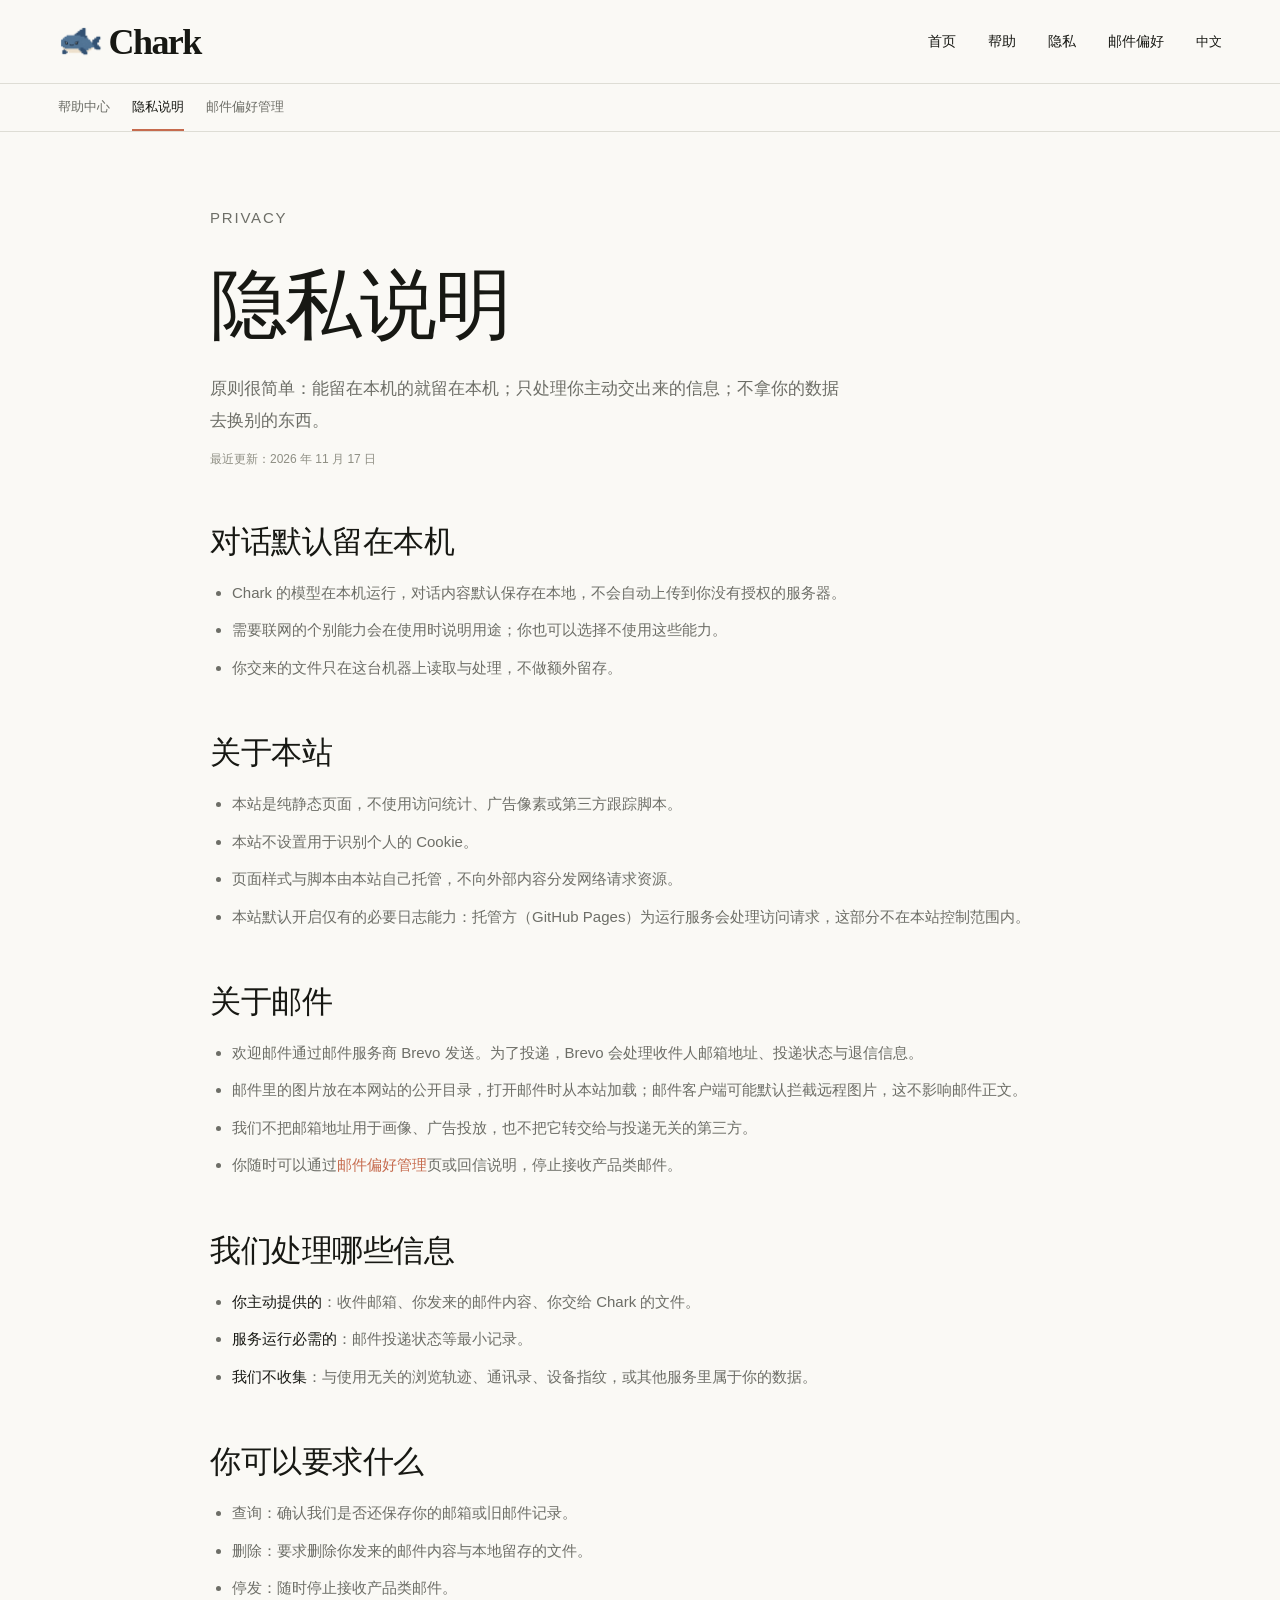
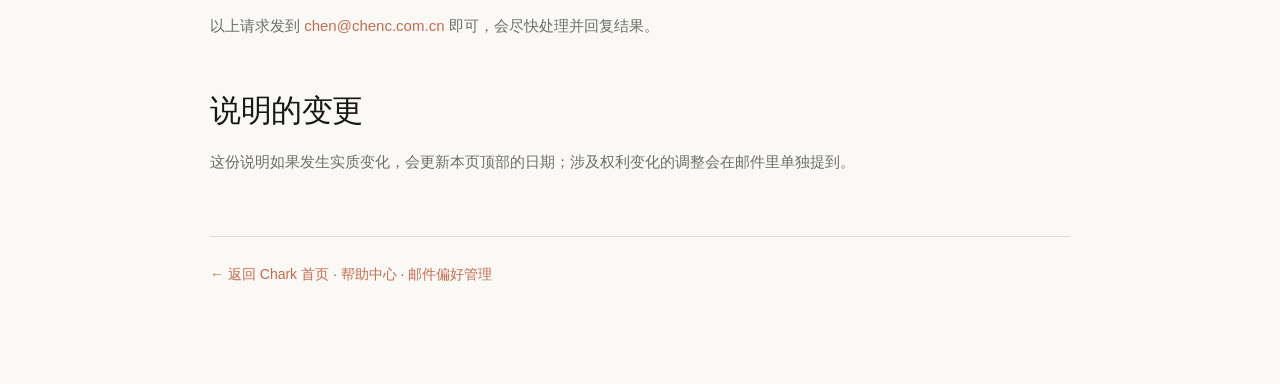
<file: privacy.html>
<!doctype html>
<html lang="zh-CN">
<head>
  <meta charset="utf-8">
  <meta name="viewport" content="width=device-width,initial-scale=1">
  <meta name="theme-color" content="#faf9f5">
  <meta name="description" content="Chark 隐私说明：本地推理的数据边界、本站的访问处理，以及欢迎邮件会用到的收件人信息。">
  <title>隐私说明 — Chark</title>
  <link rel="canonical" href="https://ai.chenc.com.cn/privacy.html">
  <link rel="icon" href="assets/chark.png" type="image/png">
  <link rel="stylesheet" href="assets/site.css">
  <style>
    .doc{max-width:860px;padding:72px 0 96px}
    .doc h1{font-size:clamp(38px,5vw,58px);letter-spacing:-1px;line-height:1.2;margin-bottom:18px}
    .doc .lead{font-size:17px;line-height:1.85;max-width:640px}
    .doc section{margin-top:50px}
    .doc h2{font-size:clamp(23px,2.6vw,31px);letter-spacing:-.3px;line-height:1.35;margin-bottom:16px}
    .doc p,.doc li{font-size:15px;line-height:1.9;color:var(--muted)}
    .doc ul{padding-left:22px;margin:0}
    .doc li{margin:9px 0}
    .doc strong{color:var(--ink);font-weight:500}
    .doc .card{background:#f0eee6;border:1px solid var(--line);border-radius:12px;padding:24px 26px;margin:24px 0}
    .doc .card p{margin:0}
    .doc .meta{font-size:12px;color:#8f8f84;margin-top:12px}
    .doc .back{margin-top:60px;padding-top:24px;border-top:1px solid var(--line);font-size:14px}
    .doc a{color:var(--clay)}
    .doc-nav{display:flex;gap:22px;font-size:13px;padding:0 4.5%;border-bottom:1px solid var(--line);background:#faf9f5}
    .doc-nav a{padding:12px 0;color:var(--muted)}
    .doc-nav a[aria-current]{color:var(--ink);border-bottom:2px solid var(--clay)}
    @media(max-width:540px){.doc{padding:48px 0 72px}.doc-nav{gap:16px;padding:0 20px;font-size:12px}}
  </style>
</head>
<body>
  <a class="skip" href="#main">跳至正文</a>
  <header class="header">
    <a class="brand" href="index.html" aria-label="Chark 首页"><img src="assets/chark.png" alt="" width="45" height="34"><span>Chark</span></a>
    <nav class="desktop-nav" aria-label="站内导航">
      <a class="nav-link" href="index.html">首页</a>
      <a class="nav-link" href="help.html">帮助</a>
      <a class="nav-link" href="privacy.html" aria-current="page">隐私</a>
      <a class="nav-link" href="preferences.html">邮件偏好</a>
    </nav>
    <div class="nav-actions"><a class="language" href="index.html">中文</a></div>
  </header>
  <nav class="doc-nav" aria-label="站内页面">
    <a href="help.html">帮助中心</a>
    <a href="privacy.html" aria-current="page">隐私说明</a>
    <a href="preferences.html">邮件偏好管理</a>
  </nav>
  <main id="main" class="doc section-width">
    <p class="eyebrow">Privacy</p>
    <h1>隐私说明</h1>
    <p class="lead">原则很简单：能留在本机的就留在本机；只处理你主动交出来的信息；不拿你的数据去换别的东西。</p>
    <p class="meta">最近更新：2026 年 11 月 17 日</p>

    <section aria-labelledby="local">
      <h2 id="local">对话默认留在本机</h2>
      <ul>
        <li>Chark 的模型在本机运行，对话内容默认保存在本地，不会自动上传到你没有授权的服务器。</li>
        <li>需要联网的个别能力会在使用时说明用途；你也可以选择不使用这些能力。</li>
        <li>你交来的文件只在这台机器上读取与处理，不做额外留存。</li>
      </ul>
    </section>

    <section aria-labelledby="site">
      <h2 id="site">关于本站</h2>
      <ul>
        <li>本站是纯静态页面，不使用访问统计、广告像素或第三方跟踪脚本。</li>
        <li>本站不设置用于识别个人的 Cookie。</li>
        <li>页面样式与脚本由本站自己托管，不向外部内容分发网络请求资源。</li>
        <li>本站默认开启仅有的必要日志能力：托管方（GitHub Pages）为运行服务会处理访问请求，这部分不在本站控制范围内。</li>
      </ul>
    </section>

    <section aria-labelledby="mail">
      <h2 id="mail">关于邮件</h2>
      <ul>
        <li>欢迎邮件通过邮件服务商 Brevo 发送。为了投递，Brevo 会处理收件人邮箱地址、投递状态与退信信息。</li>
        <li>邮件里的图片放在本网站的公开目录，打开邮件时从本站加载；邮件客户端可能默认拦截远程图片，这不影响邮件正文。</li>
        <li>我们不把邮箱地址用于画像、广告投放，也不把它转交给与投递无关的第三方。</li>
        <li>你随时可以通过<a href="preferences.html">邮件偏好管理</a>页或回信说明，停止接收产品类邮件。</li>
      </ul>
    </section>

    <section aria-labelledby="collect">
      <h2 id="collect">我们处理哪些信息</h2>
      <ul>
        <li><strong>你主动提供的</strong>：收件邮箱、你发来的邮件内容、你交给 Chark 的文件。</li>
        <li><strong>服务运行必需的</strong>：邮件投递状态等最小记录。</li>
        <li><strong>我们不收集</strong>：与使用无关的浏览轨迹、通讯录、设备指纹，或其他服务里属于你的数据。</li>
      </ul>
    </section>

    <section aria-labelledby="rights">
      <h2 id="rights">你可以要求什么</h2>
      <ul>
        <li>查询：确认我们是否还保存你的邮箱或旧邮件记录。</li>
        <li>删除：要求删除你发来的邮件内容与本地留存的文件。</li>
        <li>停发：随时停止接收产品类邮件。</li>
      </ul>
      <p>以上请求发到 <a href="mailto:chen@chenc.com.cn">chen@chenc.com.cn</a> 即可，会尽快处理并回复结果。</p>
    </section>

    <section aria-labelledby="change">
      <h2 id="change">说明的变更</h2>
      <p>这份说明如果发生实质变化，会更新本页顶部的日期；涉及权利变化的调整会在邮件里单独提到。</p>
    </section>

    <p class="back"><a href="index.html">← 返回 Chark 首页</a> · <a href="help.html">帮助中心</a> · <a href="preferences.html">邮件偏好管理</a></p>
  </main>
</body>
</html>
</file>
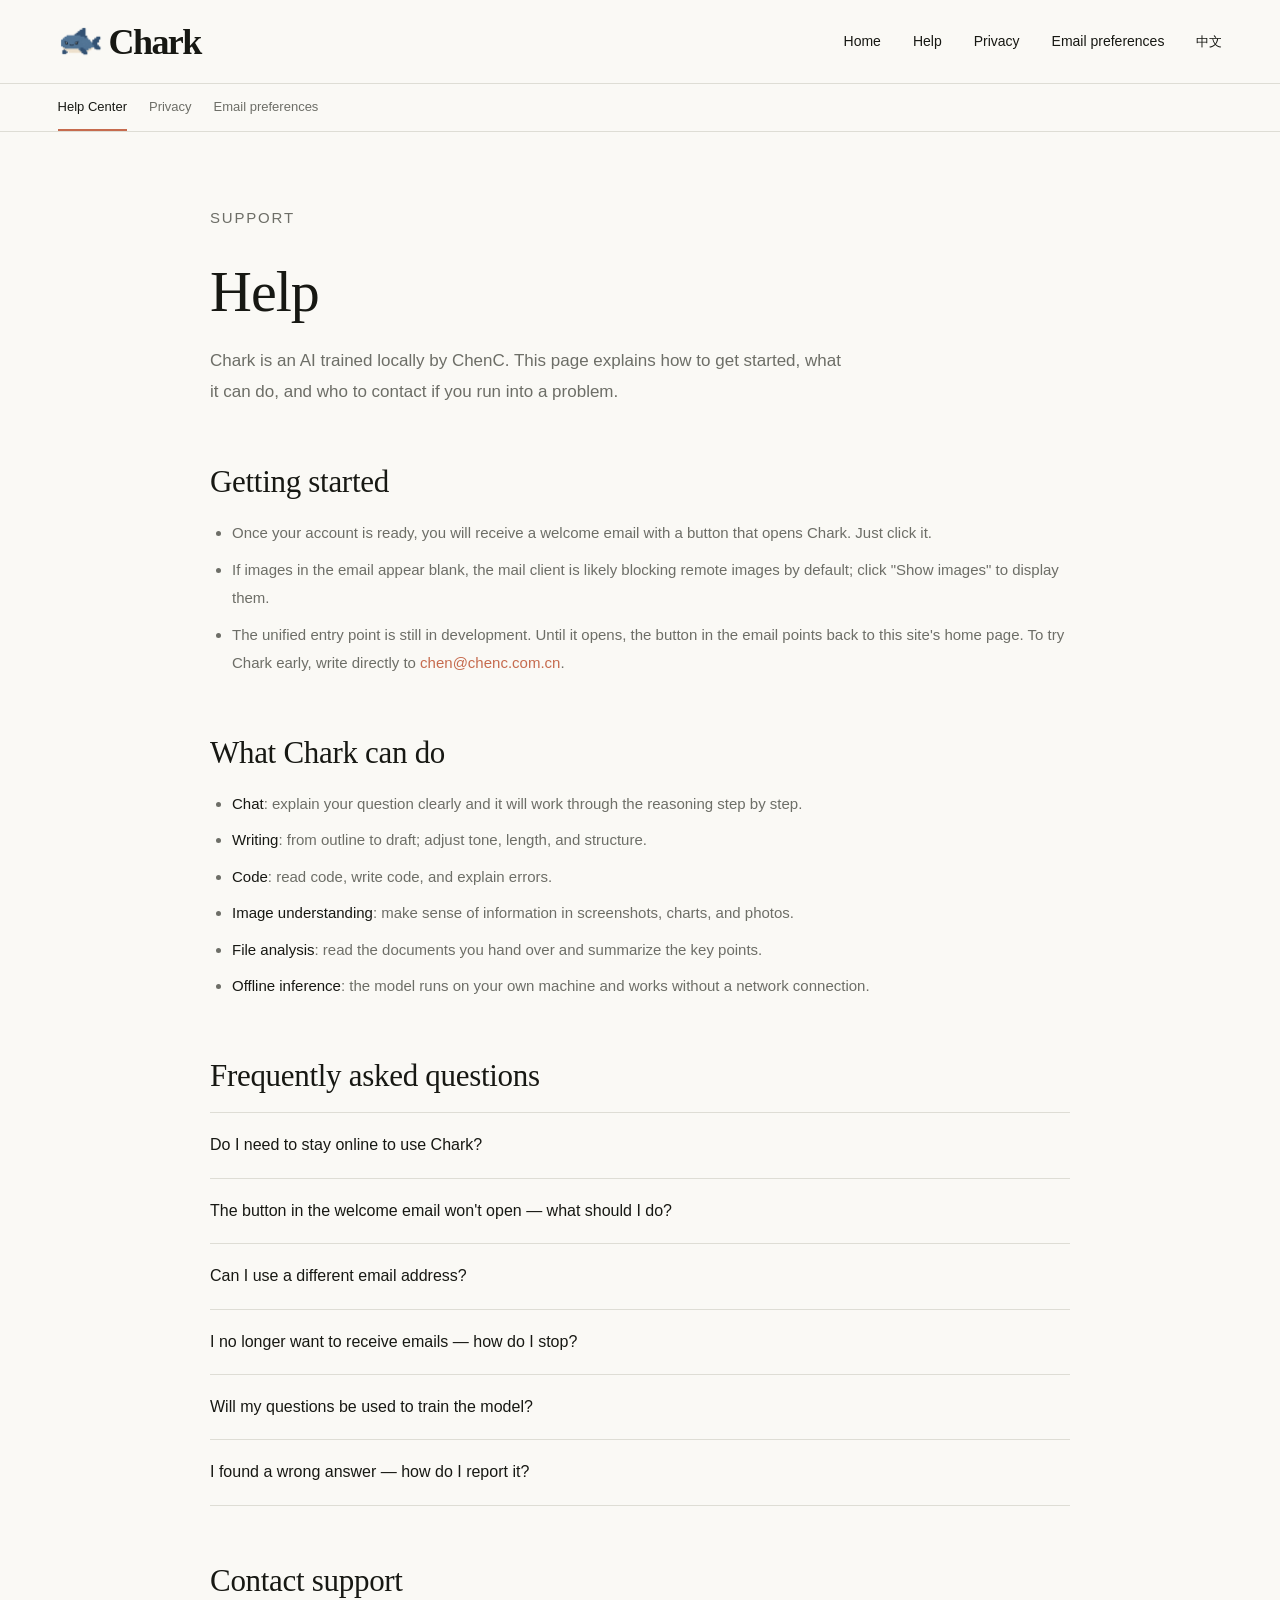
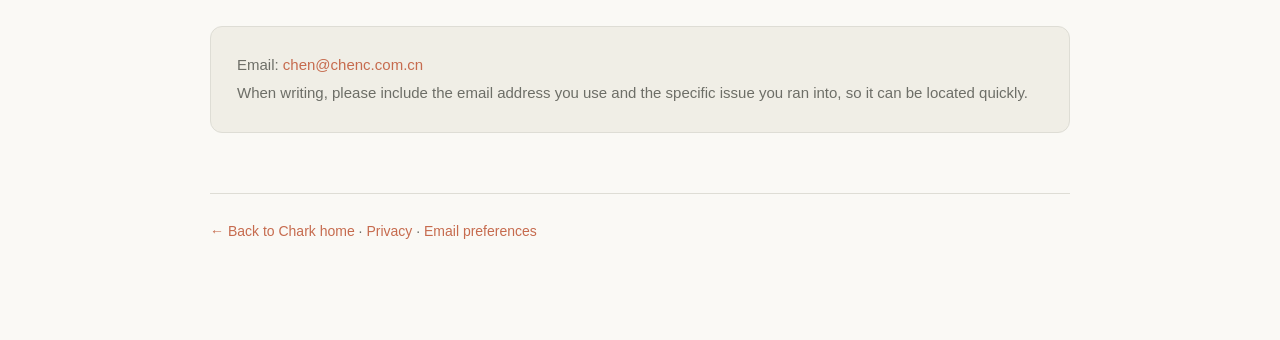
<file: en/help.html>
<!doctype html>
<html lang="en">
<head>
  <meta charset="utf-8">
  <meta name="viewport" content="width=device-width,initial-scale=1">
  <meta name="theme-color" content="#faf9f5">
  <meta name="description" content="Chark Help Center: how to get started, what Chark can do, frequently asked questions, and how to reach support.">
  <title>Help — Chark</title>
  <link rel="canonical" href="https://ai.chenc.com.cn/en/help.html">
  <link rel="alternate" hreflang="zh-CN" href="https://ai.chenc.com.cn/help.html">
  <link rel="alternate" hreflang="en" href="https://ai.chenc.com.cn/en/help.html">
  <link rel="icon" href="../assets/chark.png" type="image/png">
  <link rel="stylesheet" href="../assets/site.css">
  <style>
    .doc{max-width:860px;padding:72px 0 96px}
    .doc h1{font-size:clamp(38px,5vw,58px);letter-spacing:-1px;line-height:1.2;margin-bottom:18px}
    .doc .lead{font-size:17px;line-height:1.85;max-width:640px}
    .doc section{margin-top:54px}
    .doc h2{font-size:clamp(23px,2.6vw,31px);letter-spacing:-.3px;line-height:1.35;margin-bottom:16px}
    .doc p,.doc li{font-size:15px;line-height:1.9;color:var(--muted)}
    .doc ul,.doc ol{padding-left:22px;margin:0}
    .doc li{margin:8px 0}
    .doc strong{color:var(--ink);font-weight:500}
    .doc details{border-top:1px solid var(--line)}
    .doc details:last-of-type{border-bottom:1px solid var(--line)}
    .doc summary{font-size:16px;padding:19px 0;color:var(--ink)}
    .doc details>p{padding:0 34px 22px 0}
    .doc .card{background:#f0eee6;border:1px solid var(--line);border-radius:12px;padding:24px 26px;margin:24px 0}
    .doc .card p{margin:0}
    .doc .back{margin-top:60px;padding-top:24px;border-top:1px solid var(--line);font-size:14px}
    .doc a{color:var(--clay)}
    .doc-nav{display:flex;gap:22px;font-size:13px;padding:0 4.5%;border-bottom:1px solid var(--line);background:#faf9f5}
    .doc-nav a{padding:12px 0;color:var(--muted)}
    .doc-nav a[aria-current]{color:var(--ink);border-bottom:2px solid var(--clay)}
    @media(max-width:540px){.doc{padding:48px 0 72px}.doc-nav{gap:16px;padding:0 20px;font-size:12px}}
  </style>
</head>
<body>
  <a class="skip" href="#main">Skip to content</a>
  <header class="header">
    <a class="brand" href="index.html" aria-label="Chark home"><img src="../assets/chark.png" alt="" width="45" height="34"><span>Chark</span></a>
    <nav class="desktop-nav" aria-label="Main navigation">
      <a class="nav-link" href="index.html">Home</a>
      <a class="nav-link" href="help.html" aria-current="page">Help</a>
      <a class="nav-link" href="privacy.html">Privacy</a>
      <a class="nav-link" href="preferences.html">Email preferences</a>
    </nav>
    <div class="nav-actions"><a class="language" href="../index.html" lang="zh-CN" aria-label="Switch to Chinese">中文</a></div>
  </header>
  <nav class="doc-nav" aria-label="On-site pages">
    <a href="help.html" aria-current="page">Help Center</a>
    <a href="privacy.html">Privacy</a>
    <a href="preferences.html">Email preferences</a>
  </nav>
  <main id="main" class="doc section-width">
    <p class="eyebrow">Support</p>
    <h1>Help</h1>
    <p class="lead">Chark is an AI trained locally by ChenC. This page explains how to get started, what it can do, and who to contact if you run into a problem.</p>

    <section aria-labelledby="start">
      <h2 id="start">Getting started</h2>
      <ul>
        <li>Once your account is ready, you will receive a welcome email with a button that opens Chark. Just click it.</li>
        <li>If images in the email appear blank, the mail client is likely blocking remote images by default; click "Show images" to display them.</li>
        <li>The unified entry point is still in development. Until it opens, the button in the email points back to this site's home page. To try Chark early, write directly to <a href="mailto:chen@chenc.com.cn">chen@chenc.com.cn</a>.</li>
      </ul>
    </section>

    <section aria-labelledby="what">
      <h2 id="what">What Chark can do</h2>
      <ul>
        <li><strong>Chat</strong>: explain your question clearly and it will work through the reasoning step by step.</li>
        <li><strong>Writing</strong>: from outline to draft; adjust tone, length, and structure.</li>
        <li><strong>Code</strong>: read code, write code, and explain errors.</li>
        <li><strong>Image understanding</strong>: make sense of information in screenshots, charts, and photos.</li>
        <li><strong>File analysis</strong>: read the documents you hand over and summarize the key points.</li>
        <li><strong>Offline inference</strong>: the model runs on your own machine and works without a network connection.</li>
      </ul>
    </section>

    <section aria-labelledby="faq">
      <h2 id="faq">Frequently asked questions</h2>
      <details>
        <summary>Do I need to stay online to use Chark?</summary>
        <p>No. The model runs locally, so you can keep chatting and writing offline. Only a few online-only capabilities (such as looking up the latest information) will ask you to connect to the network.</p>
      </details>
      <details>
        <summary>The button in the welcome email won't open — what should I do?</summary>
        <p>First try copying the link from the email into your browser. If it still won't open, send the email subject and a screenshot to <a href="mailto:chen@chenc.com.cn">chen@chenc.com.cn</a> and it will be handled as soon as possible.</p>
      </details>
      <details>
        <summary>Can I use a different email address?</summary>
        <p>Yes. Write to the support address with your old and new email addresses. Changing the email does not affect the account itself.</p>
      </details>
      <details>
        <summary>I no longer want to receive emails — how do I stop?</summary>
        <p>Follow the steps on the <a href="preferences.html">email preferences</a> page, or simply reply to any Chark email with "unsubscribe". Required account notices (such as security alerts) will be explained separately.</p>
      </details>
      <details>
        <summary>Will my questions be used to train the model?</summary>
        <p>No. Your conversations stay on your machine by default; the exact boundaries are described in the <a href="privacy.html">Privacy</a> page.</p>
      </details>
      <details>
        <summary>I found a wrong answer — how do I report it?</summary>
        <p>Send the question, the answer you expected, and the actual output to <a href="mailto:chen@chenc.com.cn">chen@chenc.com.cn</a>. Including the time helps locate the issue faster.</p>
      </details>
    </section>

    <section aria-labelledby="contact">
      <h2 id="contact">Contact support</h2>
      <div class="card">
        <p>Email: <a href="mailto:chen@chenc.com.cn">chen@chenc.com.cn</a><br>When writing, please include the email address you use and the specific issue you ran into, so it can be located quickly.</p>
      </div>
    </section>

    <p class="back"><a href="index.html">← Back to Chark home</a> · <a href="privacy.html">Privacy</a> · <a href="preferences.html">Email preferences</a></p>
  </main>
</body>
</html>
</file>
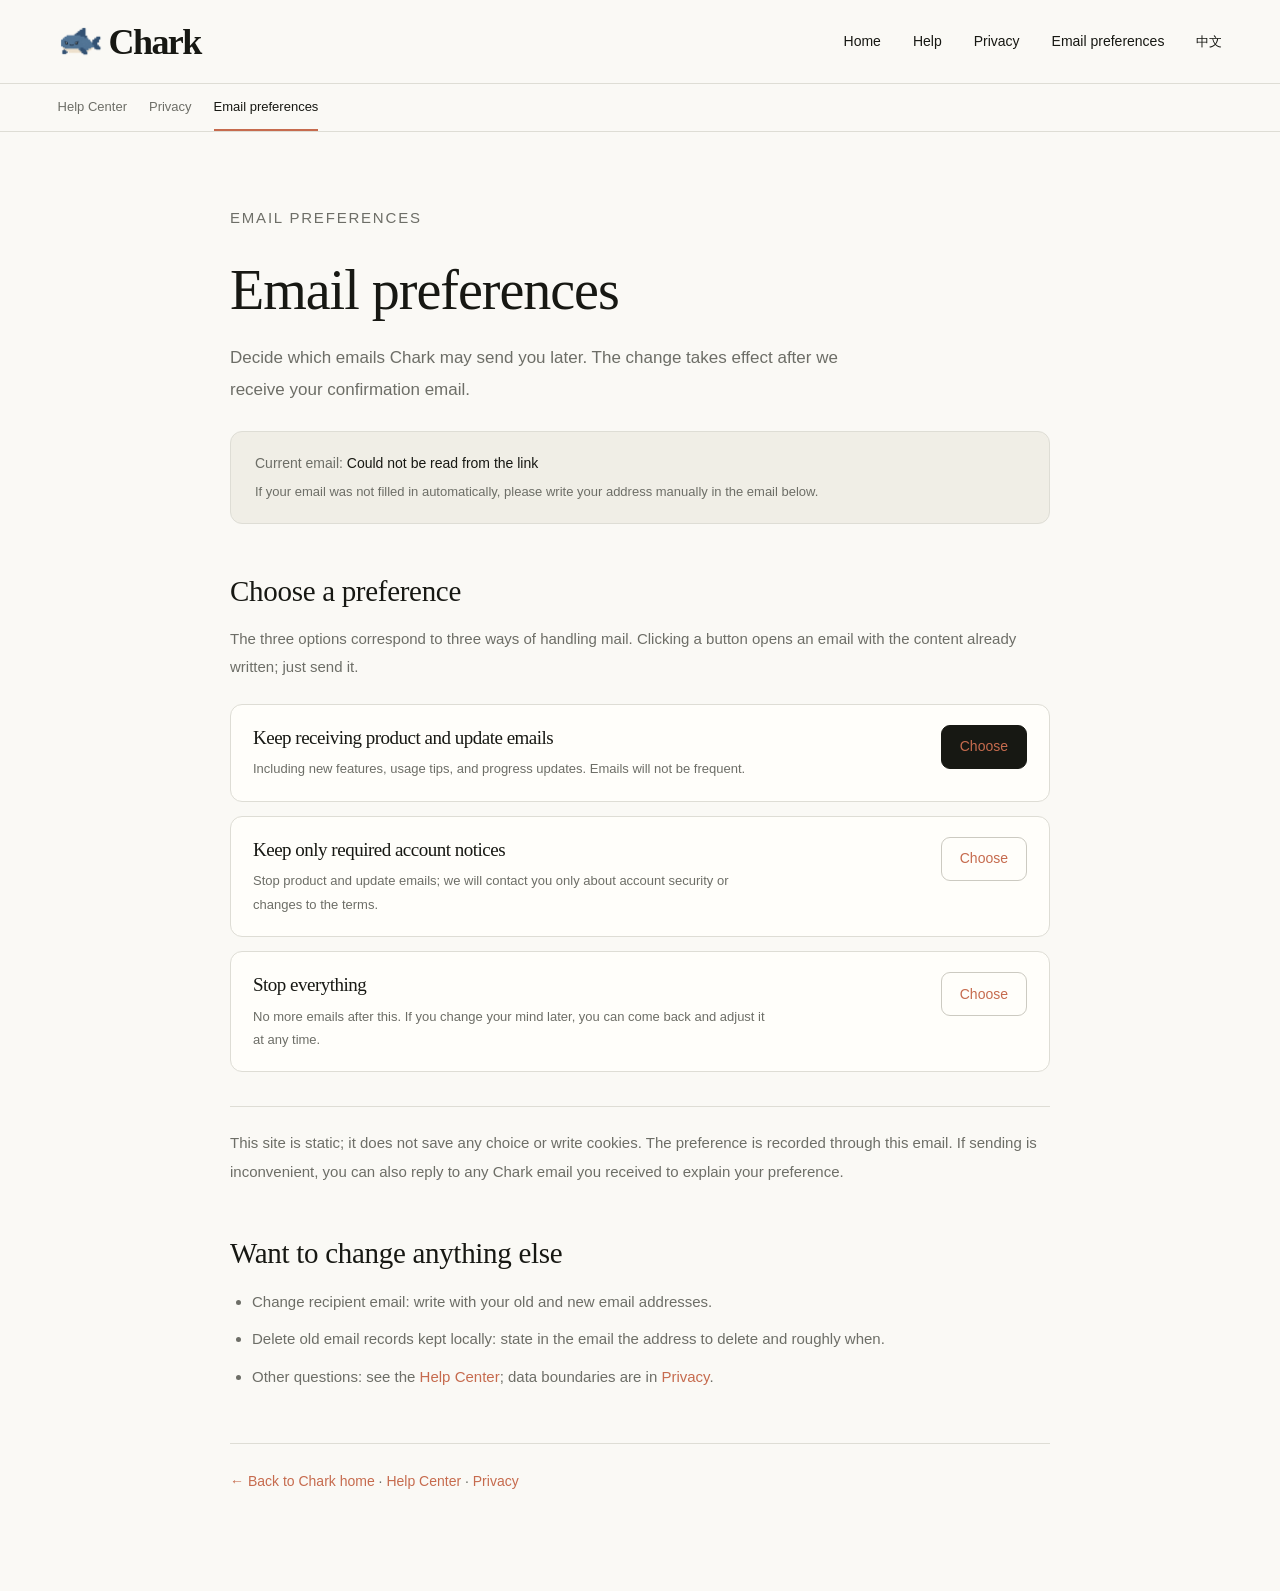
<file: en/preferences.html>
<!doctype html>
<html lang="en">
<head>
  <meta charset="utf-8">
  <meta name="viewport" content="width=device-width,initial-scale=1">
  <meta name="theme-color" content="#faf9f5">
  <meta name="description" content="Chark email preferences: choose whether to keep receiving product and update emails, or keep only required account notices.">
  <title>Email preferences — Chark</title>
  <link rel="canonical" href="https://ai.chenc.com.cn/en/preferences.html">
  <link rel="alternate" hreflang="zh-CN" href="https://ai.chenc.com.cn/preferences.html">
  <link rel="alternate" hreflang="en" href="https://ai.chenc.com.cn/en/preferences.html">
  <link rel="icon" href="../assets/chark.png" type="image/png">
  <link rel="stylesheet" href="../assets/site.css">
  <style>
    .doc{max-width:820px;padding:72px 0 96px}
    .doc h1{font-size:clamp(38px,5vw,56px);letter-spacing:-1px;line-height:1.2;margin-bottom:18px}
    .doc .lead{font-size:17px;line-height:1.85;max-width:620px}
    .doc section{margin-top:48px}
    .doc h2{font-size:clamp(22px,2.5vw,29px);letter-spacing:-.3px;line-height:1.35;margin-bottom:14px}
    .doc p,.doc li{font-size:15px;line-height:1.9;color:var(--muted)}
    .doc ul{padding-left:22px;margin:0}
    .doc li{margin:9px 0}
    .doc a{color:var(--clay)}
    .who{background:#f0eee6;border:1px solid var(--line);border-radius:12px;padding:20px 24px;margin:26px 0;font-size:14px;color:var(--muted)}
    .who b{color:var(--ink);font-weight:500}
    .choices{display:grid;gap:14px;margin-top:22px}
    .choice{border:1px solid var(--line);border-radius:12px;padding:20px 22px;background:#fffefa;display:flex;gap:18px;align-items:flex-start;justify-content:space-between;flex-wrap:wrap}
    .choice div{max-width:520px}
    .choice h3{font-size:19px;line-height:1.4;margin-bottom:6px}
    .choice p{font-size:13px;line-height:1.8;margin:0}
    .choice .button{min-height:44px;padding:11px 18px;font-size:14px;border-radius:9px;flex-shrink:0}
    .note{margin-top:34px;padding-top:22px;border-top:1px solid var(--line);font-size:13px}
    .doc .back{margin-top:52px;padding-top:24px;border-top:1px solid var(--line);font-size:14px}
    .doc-nav{display:flex;gap:22px;font-size:13px;padding:0 4.5%;border-bottom:1px solid var(--line);background:#faf9f5}
    .doc-nav a{padding:12px 0;color:var(--muted)}
    .doc-nav a[aria-current]{color:var(--ink);border-bottom:2px solid var(--clay)}
    @media(max-width:540px){.doc{padding:48px 0 72px}.doc-nav{gap:16px;padding:0 20px;font-size:12px}.choice{padding:18px}.choice .button{width:100%}}
  </style>
</head>
<body>
  <a class="skip" href="#main">Skip to content</a>
  <header class="header">
    <a class="brand" href="index.html" aria-label="Chark home"><img src="../assets/chark.png" alt="" width="45" height="34"><span>Chark</span></a>
    <nav class="desktop-nav" aria-label="Main navigation">
      <a class="nav-link" href="index.html">Home</a>
      <a class="nav-link" href="help.html">Help</a>
      <a class="nav-link" href="privacy.html">Privacy</a>
      <a class="nav-link" href="preferences.html" aria-current="page">Email preferences</a>
    </nav>
    <div class="nav-actions"><a class="language" href="../index.html" lang="zh-CN" aria-label="Switch to Chinese">中文</a></div>
  </header>
  <nav class="doc-nav" aria-label="On-site pages">
    <a href="help.html">Help Center</a>
    <a href="privacy.html">Privacy</a>
    <a href="preferences.html" aria-current="page">Email preferences</a>
  </nav>
  <main id="main" class="doc section-width">
    <p class="eyebrow">Email preferences</p>
    <h1>Email preferences</h1>
    <p class="lead">Decide which emails Chark may send you later. The change takes effect after we receive your confirmation email.</p>

    <div class="who">
      Current email: <b id="who-email">Could not be read from the link</b>
      <div id="who-hint" style="margin-top:6px;font-size:13px">If your email was not filled in automatically, please write your address manually in the email below.</div>
    </div>

    <section aria-labelledby="options">
      <h2 id="options">Choose a preference</h2>
      <p>The three options correspond to three ways of handling mail. Clicking a button opens an email with the content already written; just send it.</p>
      <div class="choices">
        <div class="choice">
          <div>
            <h3>Keep receiving product and update emails</h3>
            <p>Including new features, usage tips, and progress updates. Emails will not be frequent.</p>
          </div>
          <a class="button" id="opt-all" href="mailto:chen@chenc.com.cn">Choose</a>
        </div>
        <div class="choice">
          <div>
            <h3>Keep only required account notices</h3>
            <p>Stop product and update emails; we will contact you only about account security or changes to the terms.</p>
          </div>
          <a class="button button-outline" id="opt-essential" href="mailto:chen@chenc.com.cn">Choose</a>
        </div>
        <div class="choice">
          <div>
            <h3>Stop everything</h3>
            <p>No more emails after this. If you change your mind later, you can come back and adjust it at any time.</p>
          </div>
          <a class="button button-outline" id="opt-none" href="mailto:chen@chenc.com.cn">Choose</a>
        </div>
      </div>
      <p class="note">This site is static; it does not save any choice or write cookies. The preference is recorded through this email. If sending is inconvenient, you can also reply to any Chark email you received to explain your preference.</p>
    </section>

    <section aria-labelledby="more">
      <h2 id="more">Want to change anything else</h2>
      <ul>
        <li>Change recipient email: write with your old and new email addresses.</li>
        <li>Delete old email records kept locally: state in the email the address to delete and roughly when.</li>
        <li>Other questions: see the <a href="help.html">Help Center</a>; data boundaries are in <a href="privacy.html">Privacy</a>.</li>
      </ul>
    </section>

    <p class="back"><a href="index.html">← Back to Chark home</a> · <a href="help.html">Help Center</a> · <a href="privacy.html">Privacy</a></p>
  </main>
  <script>
    (function () {
      var params = new URLSearchParams(window.location.search);
      var email = (params.get('email') || params.get('e') || '').trim();
      var who = document.getElementById('who-email');
      var hint = document.getElementById('who-hint');
      if (email) {
        who.textContent = email;
        hint.textContent = 'If this is not your email, please correct it manually in the email below.';
      }
      var labels = {
        'opt-all': { subject: 'Chark email preferences: keep receiving product and update emails', line: 'I would like to keep receiving Chark product and update emails.' },
        'opt-essential': { subject: 'Chark email preferences: keep only required account notices', line: 'Please keep only required account notices and stop product and update emails.' },
        'opt-none': { subject: 'Chark email preferences: stop everything', line: 'Please stop sending all Chark emails to me.' }
      };
      Object.keys(labels).forEach(function (id) {
        var el = document.getElementById(id);
        if (!el) return;
        var cfg = labels[id];
        var body = cfg.line + '\n\nRecipient email: ' + (email || '(please fill in)') + '\n';
        el.href = 'mailto:chen@chenc.com.cn?subject=' + encodeURIComponent(cfg.subject) + '&body=' + encodeURIComponent(body);
      });
    })();
  </script>
</body>
</html>
</file>
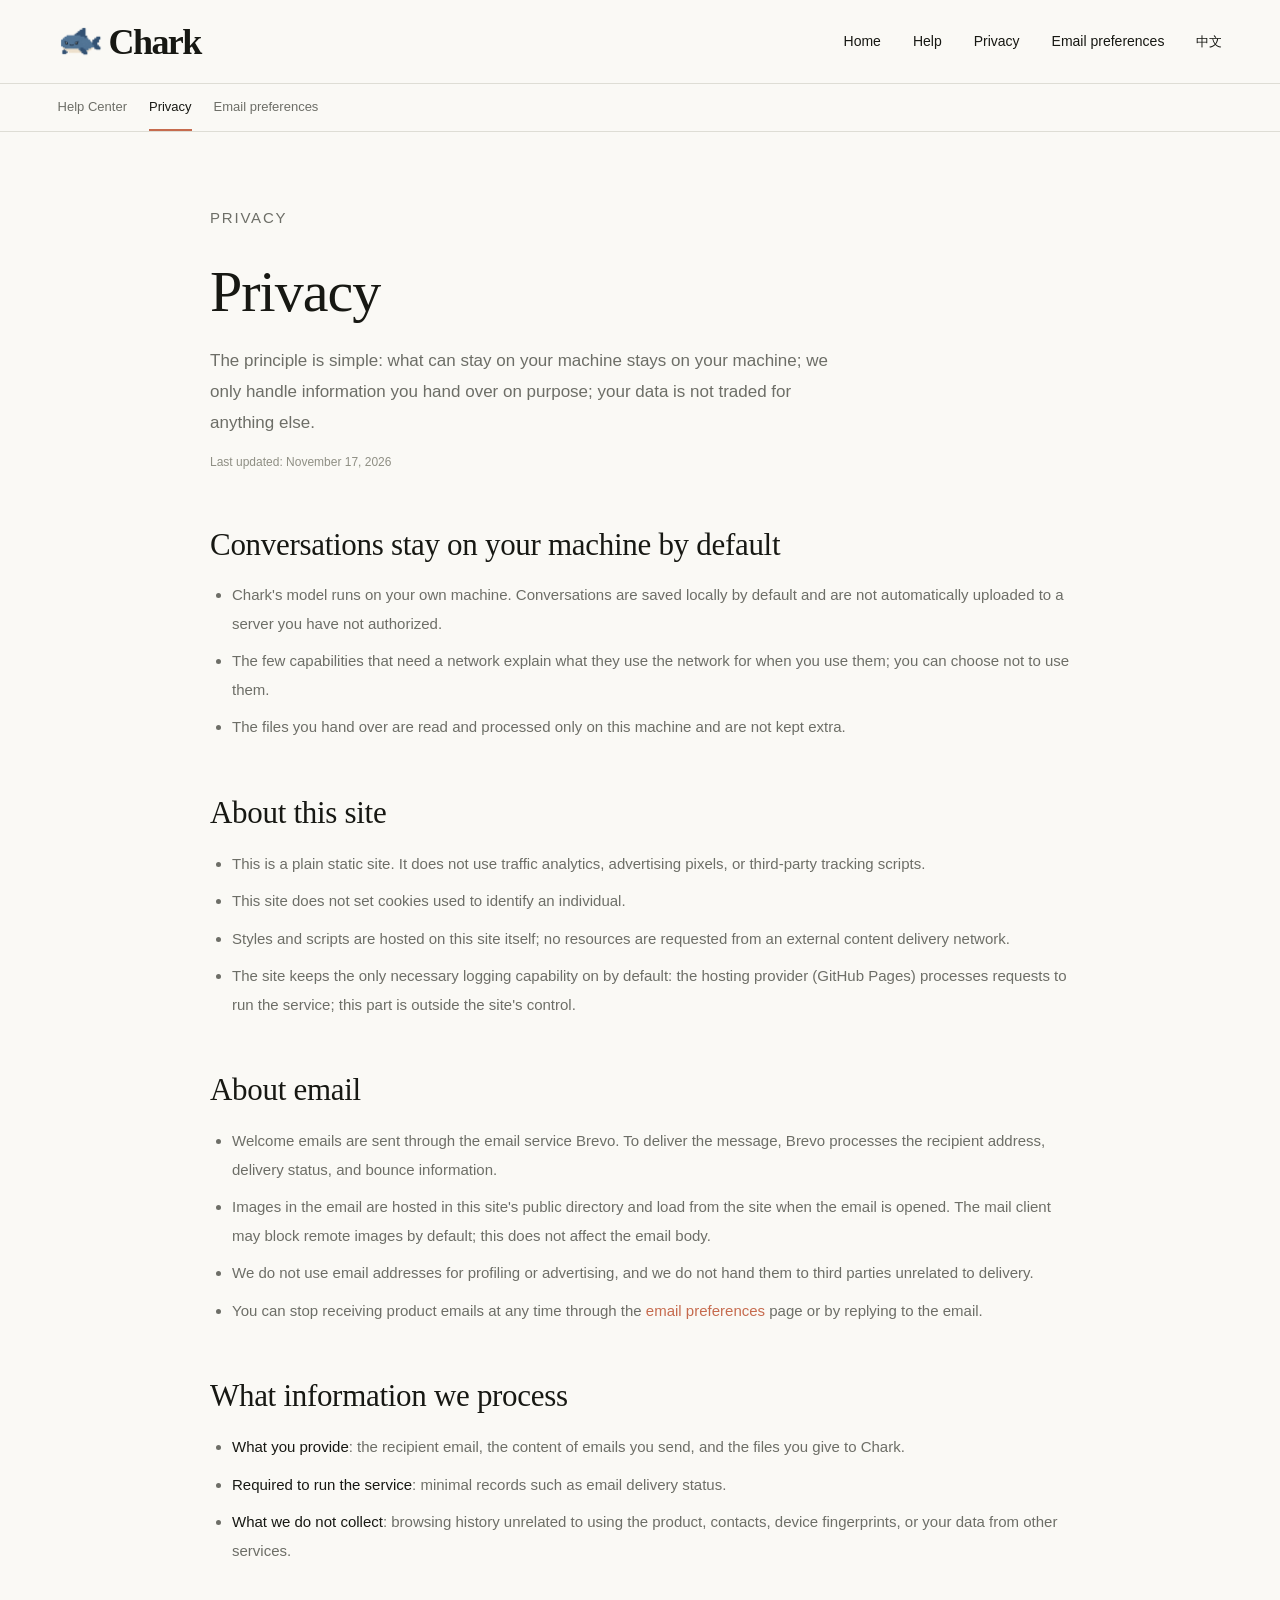
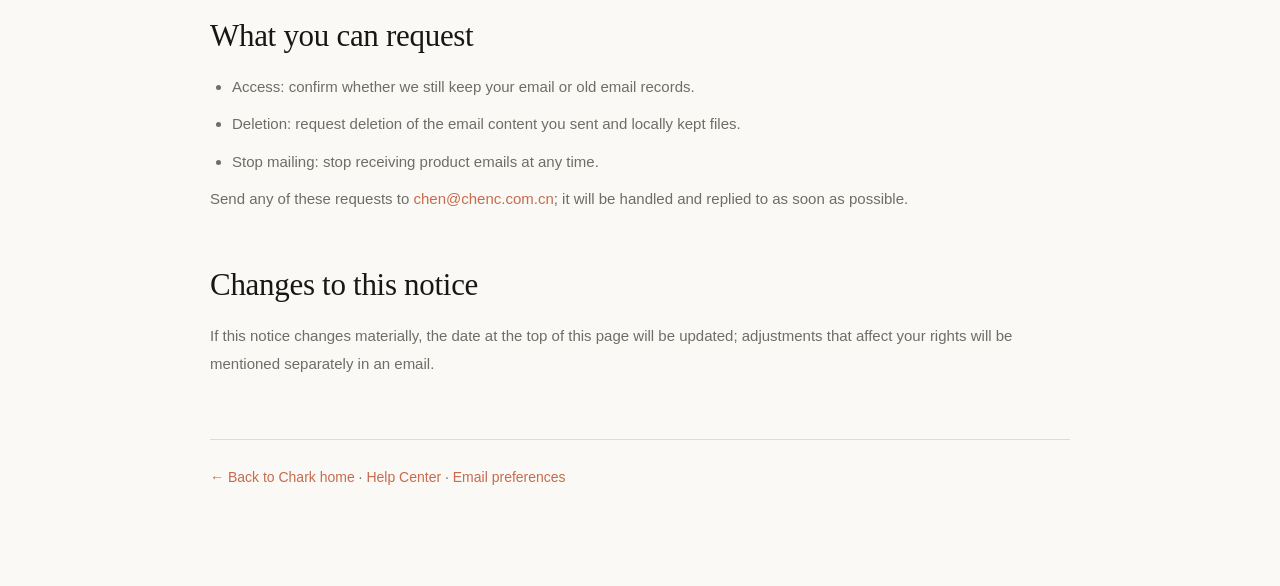
<file: en/privacy.html>
<!doctype html>
<html lang="en">
<head>
  <meta charset="utf-8">
  <meta name="viewport" content="width=device-width,initial-scale=1">
  <meta name="theme-color" content="#faf9f5">
  <meta name="description" content="Chark Privacy: the data boundaries of local inference, how this site handles visits, and the recipient information used by the welcome email.">
  <title>Privacy — Chark</title>
  <link rel="canonical" href="https://ai.chenc.com.cn/en/privacy.html">
  <link rel="alternate" hreflang="zh-CN" href="https://ai.chenc.com.cn/privacy.html">
  <link rel="alternate" hreflang="en" href="https://ai.chenc.com.cn/en/privacy.html">
  <link rel="icon" href="../assets/chark.png" type="image/png">
  <link rel="stylesheet" href="../assets/site.css">
  <style>
    .doc{max-width:860px;padding:72px 0 96px}
    .doc h1{font-size:clamp(38px,5vw,58px);letter-spacing:-1px;line-height:1.2;margin-bottom:18px}
    .doc .lead{font-size:17px;line-height:1.85;max-width:640px}
    .doc section{margin-top:50px}
    .doc h2{font-size:clamp(23px,2.6vw,31px);letter-spacing:-.3px;line-height:1.35;margin-bottom:16px}
    .doc p,.doc li{font-size:15px;line-height:1.9;color:var(--muted)}
    .doc ul{padding-left:22px;margin:0}
    .doc li{margin:9px 0}
    .doc strong{color:var(--ink);font-weight:500}
    .doc .card{background:#f0eee6;border:1px solid var(--line);border-radius:12px;padding:24px 26px;margin:24px 0}
    .doc .card p{margin:0}
    .doc .meta{font-size:12px;color:#8f8f84;margin-top:12px}
    .doc .back{margin-top:60px;padding-top:24px;border-top:1px solid var(--line);font-size:14px}
    .doc a{color:var(--clay)}
    .doc-nav{display:flex;gap:22px;font-size:13px;padding:0 4.5%;border-bottom:1px solid var(--line);background:#faf9f5}
    .doc-nav a{padding:12px 0;color:var(--muted)}
    .doc-nav a[aria-current]{color:var(--ink);border-bottom:2px solid var(--clay)}
    @media(max-width:540px){.doc{padding:48px 0 72px}.doc-nav{gap:16px;padding:0 20px;font-size:12px}}
  </style>
</head>
<body>
  <a class="skip" href="#main">Skip to content</a>
  <header class="header">
    <a class="brand" href="index.html" aria-label="Chark home"><img src="../assets/chark.png" alt="" width="45" height="34"><span>Chark</span></a>
    <nav class="desktop-nav" aria-label="Main navigation">
      <a class="nav-link" href="index.html">Home</a>
      <a class="nav-link" href="help.html">Help</a>
      <a class="nav-link" href="privacy.html" aria-current="page">Privacy</a>
      <a class="nav-link" href="preferences.html">Email preferences</a>
    </nav>
    <div class="nav-actions"><a class="language" href="../index.html" lang="zh-CN" aria-label="Switch to Chinese">中文</a></div>
  </header>
  <nav class="doc-nav" aria-label="On-site pages">
    <a href="help.html">Help Center</a>
    <a href="privacy.html" aria-current="page">Privacy</a>
    <a href="preferences.html">Email preferences</a>
  </nav>
  <main id="main" class="doc section-width">
    <p class="eyebrow">Privacy</p>
    <h1>Privacy</h1>
    <p class="lead">The principle is simple: what can stay on your machine stays on your machine; we only handle information you hand over on purpose; your data is not traded for anything else.</p>
    <p class="meta">Last updated: November 17, 2026</p>

    <section aria-labelledby="local">
      <h2 id="local">Conversations stay on your machine by default</h2>
      <ul>
        <li>Chark's model runs on your own machine. Conversations are saved locally by default and are not automatically uploaded to a server you have not authorized.</li>
        <li>The few capabilities that need a network explain what they use the network for when you use them; you can choose not to use them.</li>
        <li>The files you hand over are read and processed only on this machine and are not kept extra.</li>
      </ul>
    </section>

    <section aria-labelledby="site">
      <h2 id="site">About this site</h2>
      <ul>
        <li>This is a plain static site. It does not use traffic analytics, advertising pixels, or third-party tracking scripts.</li>
        <li>This site does not set cookies used to identify an individual.</li>
        <li>Styles and scripts are hosted on this site itself; no resources are requested from an external content delivery network.</li>
        <li>The site keeps the only necessary logging capability on by default: the hosting provider (GitHub Pages) processes requests to run the service; this part is outside the site's control.</li>
      </ul>
    </section>

    <section aria-labelledby="mail">
      <h2 id="mail">About email</h2>
      <ul>
        <li>Welcome emails are sent through the email service Brevo. To deliver the message, Brevo processes the recipient address, delivery status, and bounce information.</li>
        <li>Images in the email are hosted in this site's public directory and load from the site when the email is opened. The mail client may block remote images by default; this does not affect the email body.</li>
        <li>We do not use email addresses for profiling or advertising, and we do not hand them to third parties unrelated to delivery.</li>
        <li>You can stop receiving product emails at any time through the <a href="preferences.html">email preferences</a> page or by replying to the email.</li>
      </ul>
    </section>

    <section aria-labelledby="collect">
      <h2 id="collect">What information we process</h2>
      <ul>
        <li><strong>What you provide</strong>: the recipient email, the content of emails you send, and the files you give to Chark.</li>
        <li><strong>Required to run the service</strong>: minimal records such as email delivery status.</li>
        <li><strong>What we do not collect</strong>: browsing history unrelated to using the product, contacts, device fingerprints, or your data from other services.</li>
      </ul>
    </section>

    <section aria-labelledby="rights">
      <h2 id="rights">What you can request</h2>
      <ul>
        <li>Access: confirm whether we still keep your email or old email records.</li>
        <li>Deletion: request deletion of the email content you sent and locally kept files.</li>
        <li>Stop mailing: stop receiving product emails at any time.</li>
      </ul>
      <p>Send any of these requests to <a href="mailto:chen@chenc.com.cn">chen@chenc.com.cn</a>; it will be handled and replied to as soon as possible.</p>
    </section>

    <section aria-labelledby="change">
      <h2 id="change">Changes to this notice</h2>
      <p>If this notice changes materially, the date at the top of this page will be updated; adjustments that affect your rights will be mentioned separately in an email.</p>
    </section>

    <p class="back"><a href="index.html">← Back to Chark home</a> · <a href="help.html">Help Center</a> · <a href="preferences.html">Email preferences</a></p>
  </main>
</body>
</html>
</file>
<file: assets/site.css>
@charset "UTF-8";
:root{--paper:#faf9f5;--ink:#171813;--muted:#6d6e67;--line:#deddd5;--soft:#f0eee6;--clay:#c66b4e;--serif:Georgia,"Times New Roman","Noto Serif SC","Songti SC","SimSun",serif;--sans:Arial,"Helvetica Neue","Microsoft YaHei",sans-serif;--ease:cubic-bezier(.2,.75,.25,1)}
*{box-sizing:border-box}html{scroll-behavior:smooth;scroll-padding-top:115px}body{margin:0;background:var(--paper);color:var(--ink);font-family:var(--sans);font-size:16px;line-height:1.65;-webkit-font-smoothing:antialiased}button,a{-webkit-tap-highlight-color:transparent}button{font:inherit}button,a,summary{touch-action:manipulation}a{color:inherit;text-decoration:none}button{color:inherit;cursor:pointer}button:disabled{cursor:default}img{max-width:100%;height:auto}svg{display:block}h1,h2,h3,p{margin:0}h1,h2,h3{font-family:var(--serif);font-weight:400;line-height:1.18}h1{font-size:clamp(64px,6.5vw,96px);letter-spacing:-4.8px}h2{font-size:clamp(39px,4.2vw,58px);letter-spacing:-1.6px}h3{font-size:27px;letter-spacing:-.5px}p{color:var(--muted)}:focus-visible{outline:2px solid var(--clay);outline-offset:5px;border-radius:3px}::selection{background:#dfc5ae;color:var(--ink)}[hidden]{display:none!important}.section-width{max-width:1200px;width:calc(100% - 112px);margin:auto}.eyebrow{font-size:12px;font-weight:500;letter-spacing:1.8px;text-transform:uppercase;color:var(--ink);margin-bottom:24px}.skip{position:fixed;top:-100px;left:20px;z-index:100;background:var(--ink);color:var(--paper);padding:12px 20px}.skip:focus{top:12px}.button{display:inline-flex;align-items:center;justify-content:center;gap:12px;background:var(--ink);color:var(--paper);border:1px solid var(--ink);padding:13px 21px;border-radius:9px;font-size:15px;line-height:1.2;font-weight:500;min-height:48px;transition:background .2s,transform .25s var(--ease),box-shadow .25s}.button:hover{background:#37382f;transform:translateY(-2px);box-shadow:0 5px 12px #17181312}.button .arrow{margin-left:6px}.button-outline{background:transparent;color:var(--ink);border-color:#cccac1}.button-outline:hover{background:#eeece4}.button-small{min-height:39px;padding:10px 16px;font-size:14px;border-radius:8px}.windows-icon{width:17px;height:17px;fill:currentColor}.header{position:sticky;top:0;z-index:30;display:flex;align-items:center;justify-content:space-between;gap:32px;height:84px;padding:0 4.5%;background:#faf9f5f2;border-bottom:1px solid var(--line);backdrop-filter:blur(15px)}.brand{display:flex;align-items:center;gap:6px;flex-shrink:0;font-family:var(--serif);font-size:36px;font-weight:bold;line-height:1;letter-spacing:-1.6px}.brand img{object-fit:contain}.desktop-nav{display:flex;align-items:center;gap:32px;margin-left:auto}.nav-link{padding:14px 0;font-size:14px;background:none;border:0;white-space:nowrap}.nav-link:hover{color:var(--clay)}.nav-actions{display:flex;align-items:center;gap:24px}.language{font-size:13px;display:flex;gap:7px;align-items:center;white-space:nowrap}.language svg{width:16px;height:16px;stroke:currentColor;stroke-width:1.3;fill:none}.chevron{display:inline-block;width:6px;height:6px;border:solid currentColor;border-width:0 1px 1px 0;transform:rotate(45deg);margin-left:6px;vertical-align:4px}.nav-dropdown{position:relative}.dropdown-panel{position:absolute;top:52px;left:-26px;background:var(--paper);border:1px solid var(--line);border-radius:12px;padding:12px;box-shadow:0 14px 35px #17181312;width:290px}.dropdown-panel a{display:block;padding:13px 15px;border-radius:7px}.dropdown-panel a:hover{background:var(--soft)}.dropdown-panel strong{display:block;font-size:15px;font-weight:500}.dropdown-panel span{display:block;font-size:12px;margin-top:3px;color:var(--muted)}.mobile-toggle,.mobile-menu{display:none}.subnav{height:43px;display:flex;align-items:center;justify-content:space-between;padding:0 4.5%;border-bottom:1px solid #eae8e0;font-size:11px;color:var(--muted)}.subnav-right{display:flex;align-items:center;gap:25px}.version{display:flex;align-items:center;gap:7px}.version i,.status-dot{display:inline-block;width:5px;height:5px;border-radius:50%;background:#7b8c68}.motion-button{display:flex;align-items:center;gap:7px;background:none;border:0;padding:5px 0;font-size:11px;color:var(--muted)}.motion-icon{font-size:15px}.hero{position:relative;min-height:690px;display:grid;place-items:center;overflow:hidden;padding:90px 24px 106px}.hero-content{position:relative;z-index:2;text-align:center;max-width:860px;animation:hero-enter 1.1s var(--ease) both}.hero-content .eyebrow{font-size:11px;letter-spacing:2.3px;color:var(--muted);margin-bottom:30px}.hero h1{line-height:1.13}.hero-description{font-size:19px;line-height:1.8;max-width:560px;margin:30px auto 0;text-wrap:balance}.hero-buttons{display:flex;justify-content:center;flex-wrap:wrap;gap:12px;margin-top:30px}.hero-note{font-size:11px;margin-top:16px;letter-spacing:.2px;color:#92928b}.hero-float{position:absolute;z-index:1;width:96px;animation:float 8s ease-in-out infinite;will-change:transform}.hero-float>span{display:block;font-size:10px;margin-top:8px;line-height:1.4;color:#85867e}.mini-art{width:92px;height:92px;border-radius:9px;position:relative;overflow:hidden;display:grid;place-items:center}.mini-art svg{width:80px;height:80px;fill:none;stroke-width:1.1;stroke:#f4f1e9}.paper-art{background:#d8b39c}.paper-art svg{position:absolute;stroke:#9c5a44;stroke-width:1.6}.mini-sheet{width:47px;height:65px;background:#f8f3e8;transform:rotate(-9deg);padding:10px 6px;box-shadow:0 2px 6px #0001}.mini-sheet span{display:block;width:22px;height:4px;background:#a58370;margin-bottom:9px}.mini-sheet i{display:block;height:2px;background:#d9cfc1;margin:5px 0}.molecule-art{background:#afb8a5}.molecule-art svg{stroke:#f8f7ed;stroke-width:1.3}.molecule-art circle{fill:#c6cebd}.shark-art{background:#c7d3da}.shark-art img{width:80px;transform:rotate(-6deg)}.memory-art{background:#c9c5d6}.memory-art svg{stroke:#f8f6ed;stroke-width:1.4}.window-art{background:#e1d9c0;padding:15px}.window-art>span{height:8px;width:60px;border-radius:3px 3px 0 0;background:#7d826e;position:absolute;top:19px}.window-art>div{height:48px;width:60px;background:#f5f2e7;margin-top:10px;padding:6px}.window-art b{font-family:var(--serif);font-size:23px;font-weight:400;line-height:1;color:#8e927e}.window-art i{display:block;height:2px;background:#d8d7cb;margin-top:4px}.library-art{background:#aab6bf}.library-art svg{stroke:#f7f4e9;stroke-width:2.2}.float-one{top:45px;left:12%;animation-delay:-1s;transform:rotate(-5deg)}.float-two{top:53px;right:9%;animation-delay:-4s}.float-three{left:5%;top:295px;animation-delay:-2s}.float-four{right:4%;top:305px;animation-delay:-6s}.float-five{left:15%;bottom:37px;animation-delay:-5s;opacity:.7}.float-six{right:14%;bottom:40px;animation-delay:-3s;opacity:.65}.scroll-cue{position:absolute;bottom:18px;left:calc(50% - 12px);width:24px;height:34px;border:1px solid #d1cfc4;border-radius:14px;display:flex;justify-content:center;padding-top:8px}.scroll-cue span{width:3px;height:6px;background:#949487;border-radius:2px;animation:scroll-dot 2s infinite}.overview{padding:75px 0 100px}.section-top{text-align:center;margin-bottom:60px}.section-top .eyebrow{margin-bottom:19px}.section-description{font-size:17px;max-width:570px;margin:24px auto 0;line-height:1.8;text-wrap:balance}.product-stage{position:relative;border-radius:18px;background:#e9e6dc;padding:30px 6% 22px;overflow:hidden}.stage-orbit{position:absolute;border:1px solid #d8d4c7;border-radius:50%;width:900px;height:420px;left:calc(50% - 450px);top:58px;transform:rotate(-30deg);pointer-events:none}.orbit-two{transform:rotate(35deg);width:1000px;left:calc(50% - 500px);top:55px}.demo-tabs{position:relative;display:flex;justify-content:center;gap:3px;width:max-content;max-width:100%;background:#dedace;padding:4px;border-radius:25px;margin:0 auto 105px}.demo-tabs button{background:none;border:0;color:#727369;border-radius:20px;font-size:12px;min-width:100px;padding:8px 17px;transition:background .25s,color .25s}.demo-tabs button[aria-selected=true]{background:var(--paper);color:var(--ink);box-shadow:0 1px 4px #00000008}.app-scene{position:relative;margin:auto;max-width:880px}.app-window{position:relative;background:var(--paper);border:1px solid #d6d3c9;border-radius:10px;box-shadow:0 22px 40px #37362615;overflow:hidden}.window-chrome{height:35px;display:flex;align-items:center;justify-content:center;border-bottom:1px solid #e5e2d9;font-size:10px;color:#8f8e83}.window-dots{position:absolute;left:14px;display:flex;gap:5px}.window-dots i{width:7px;height:7px;background:#dedbd2;border-radius:50%}.chrome-right{position:absolute;right:15px;color:#a2a095}.app-body{display:flex;min-height:330px}.app-sidebar{width:177px;flex-shrink:0;border-right:1px solid #e3e0d7;background:#f1efe8;padding:24px 14px;position:relative}.app-wordmark{font-family:var(--serif);font-size:25px;display:flex;justify-content:space-between;padding:0 9px}.sidebar-label{display:block;font-size:9px;color:#9c9b8f;padding:22px 9px 10px}.sidebar-item{display:flex;align-items:center;gap:10px;font-size:11px;padding:10px 9px;border-radius:5px;margin-bottom:2px;color:#7c7b70}.sidebar-item.active{background:#e4e1d6;color:var(--ink)}.sidebar-item>span{font-size:14px}.sidebar-bottom{position:absolute;bottom:18px;left:23px;font-size:9px;color:#929186;display:flex;align-items:center;gap:6px}.app-main{flex:1;padding:27px 32px;min-width:0}.app-main h3{font-family:var(--sans);font-size:17px;letter-spacing:0}.app-main .app-description{font-size:10px;margin:7px 0 22px}.mock-file{border:1px solid #e4e1d8;border-radius:7px;padding:16px;background:#fffefa}.mock-file-heading{display:flex;justify-content:space-between;align-items:center;font-size:10px;color:#868478;margin-bottom:13px}.mock-file-heading strong{font-size:11px;font-weight:500;color:#45463d}.file-icon{font-size:9px;border:1px solid #d6d1c1;border-radius:3px;padding:3px 4px;margin-right:7px;letter-spacing:.5px;color:#7c8174}.mock-file h4{font-family:var(--serif);font-size:21px;font-weight:400;margin:8px 0 10px}.mock-file p{font-size:11px;line-height:1.8}.highlight{background:#ebe9d9;border-radius:2px;padding:1px 3px}.read-footer{margin-top:18px;display:flex;justify-content:space-between;align-items:center;font-size:9px;color:#88887b}.read-footer span:first-child{display:flex;gap:5px;align-items:center}.read-footer i{width:5px;height:5px;background:#8f9c7c;border-radius:50%}.mock-action{border:1px solid #d7d4c7;background:#eeece3;padding:4px 9px;border-radius:4px;font-size:9px}.pet-and-bubble{position:absolute;right:6%;top:-91px;z-index:3;display:flex;align-items:center;gap:15px;flex-direction:row-reverse}.demo-pet{border:0;background:none;padding:0;width:126px;line-height:0;transition:transform .3s;transform-origin:center bottom;animation:pet-bob 5s ease-in-out infinite}.demo-pet:hover{transform:rotate(-8deg)!important}.pet-bubble{background:#fbfaf5;border:1px solid #d9d5c8;border-radius:12px 12px 3px 12px;padding:13px 18px;font-size:11px;max-width:295px;line-height:1.7;box-shadow:0 5px 14px #3736260b;position:relative}.pet-bubble:after{content:"";position:absolute;right:-7px;bottom:14px;width:12px;height:12px;background:#fbfaf5;border:solid #d9d5c8;border-width:1px 1px 0 0;transform:rotate(45deg)}.demo-caption{position:relative;display:flex;justify-content:space-between;margin-top:20px;color:#8f8c80;font-size:9px;gap:16px}.demo-caption>span:first-child{display:flex;align-items:center;gap:6px}.demo-caption i{width:5px;height:5px;border:1px solid currentColor;border-radius:50%}.library-row{display:flex;align-items:center;justify-content:space-between;padding:12px 0;border-bottom:1px solid #e6e3d9;font-size:10px;gap:5px}.library-row:last-child{border-bottom:0}.library-row small{color:#939184;font-size:9px}.library-row .tag{color:#7d896e;background:#edf0e6;padding:2px 6px;border-radius:4px}.memory-card{border:1px solid #e2dfd3;padding:12px 14px;border-radius:5px;font-size:10px;margin-top:10px;background:#fffefa;display:flex;align-items:center;justify-content:space-between;gap:12px}.memory-card small{display:block;color:#939184;font-size:9px;margin-top:3px}.mock-switch{display:inline-block;width:24px;height:14px;background:#89967c;border-radius:10px;position:relative;flex-shrink:0}.mock-switch:after{content:"";position:absolute;right:2px;top:2px;width:10px;height:10px;background:white;border-radius:50%}.principles{display:grid;grid-template-columns:repeat(3,1fr);gap:45px;margin-top:55px}.principles article{border-top:1px solid var(--line);padding-top:22px}.number{font-size:10px;color:#8d8d80}.principles h3{font-size:24px;margin:23px 0 16px}.principles p{font-size:14px;line-height:1.85}.use-cases{background:#f0eee7;padding:100px 0 110px}.use-layout{display:grid;grid-template-columns:1fr 1.65fr;gap:75px;align-items:center}.use-select{border-top:1px solid #d9d6cb}.use-select button{display:flex;text-align:left;align-items:center;gap:21px;width:100%;border:0;border-bottom:1px solid #d9d6cb;background:none;padding:26px 4px;position:relative;color:#929287;transition:color .3s}.use-select button[aria-selected=true]{color:var(--ink)}.use-select button:before{content:"";position:absolute;left:0;bottom:-1px;height:2px;width:0;background:var(--clay);transition:width .6s var(--ease)}.use-select button[aria-selected=true]:before{width:100%}.use-index{font-size:10px;align-self:flex-start;margin-top:5px}.use-select strong{font-family:var(--serif);font-size:28px;font-weight:400}.use-select small{display:block;font-size:12px;margin-top:7px;font-weight:400}.use-arrow{font-size:20px;margin-left:auto;transition:transform .3s}.use-select button:hover .use-arrow{transform:translate(3px,-3px)}.use-panel{border-radius:12px;background:#dedcd0;padding:35px 35px 27px;min-height:388px;position:relative;overflow:hidden}.scenario-topline{display:flex;justify-content:space-between;color:#797a6e;font-size:9px;letter-spacing:1.2px}.scenario-paper{position:relative;background:#fcfbf6;padding:25px 30px 31px;margin:25px auto 0;max-width:380px;box-shadow:0 5px 15px #4b493c0a;transform:rotate(-2deg);border:1px solid #e1ded2;min-height:190px;animation:paper-enter .55s var(--ease)}.scenario-paper h3{font-size:25px;margin-bottom:17px}.scenario-paper p{font-size:12px;line-height:1.9}.scenario-paper .paper-tag{font-size:8px;color:#a29e8c;letter-spacing:1.3px;display:block;margin-bottom:15px}.scenario-note{display:flex;gap:13px;align-items:flex-end;position:relative;margin-top:-6px;margin-left:18px;animation:hero-enter .6s var(--ease)}.scenario-note img{width:65px;flex-shrink:0}.scenario-note p{font-size:11px;line-height:1.7;background:var(--paper);padding:12px 16px;border-radius:9px 9px 9px 1px;border:1px solid #dbd8ca;color:#68695f;box-shadow:0 4px 10px #00000005}.scenario-example{font-size:9px;color:#8e8d80;margin-top:16px;text-align:right}.capabilities{padding:110px 0}.files-header{display:flex;justify-content:space-between;align-items:flex-end;gap:70px;margin-bottom:55px}.files-header>p{font-size:15px;max-width:350px;line-height:1.9}.files-layout{display:grid;grid-template-columns:1fr 1.25fr;gap:100px;align-items:center}.file-illustration{position:relative;min-height:370px;max-width:420px}.file-back,.file-front{position:absolute;width:165px;height:230px;top:35px;border-radius:6px;box-shadow:0 10px 20px #3d392812}.file-back{background:#b4bea8;left:55px;transform:rotate(-15deg);padding:20px}.file-back>span{font-family:var(--serif);font-size:20px;color:#eff1e6}.file-back svg{width:140px;margin-top:10px;stroke:#f4f4e9;stroke-width:1;fill:none}.file-front{background:#efede2;left:150px;top:85px;transform:rotate(9deg);padding:20px 22px;border:1px solid #ddd9ca}.file-front>span:not(.file-fold){font-family:var(--serif);font-size:23px;color:#6d6d5e}.file-fold{position:absolute;width:26px;height:26px;right:-1px;top:-1px;background:linear-gradient(45deg,#d6d1c2 50%,var(--paper) 51%);border-radius:0 6px 0 5px}.file-lines{margin-top:26px}.file-lines b,.file-lines i{display:block;background:#d4d0c1;height:3px;margin:10px 0}.file-lines b{width:55%;background:#b2ae9e;height:5px;margin-bottom:20px}.file-lines i:last-child{width:65%}.file-front img{position:absolute;bottom:-18px;right:-28px;transform:rotate(-9deg)}.hand-note{position:absolute;bottom:9px;left:50px;font-family:var(--serif);font-style:italic;color:#a28369;font-size:15px;transform:rotate(-6deg)}.hand-note svg{position:absolute;width:70px;top:-42px;left:35px;fill:none;stroke:#b29b80;stroke-width:1}.file-list details,.faq details{border-top:1px solid var(--line)}summary{list-style:none;display:flex;align-items:center;justify-content:space-between;gap:25px;cursor:pointer}summary::-webkit-details-marker{display:none}.file-list summary{padding:24px 0;font-family:var(--serif);font-size:25px}.file-list summary>span,.faq summary>span{font-family:Arial,sans-serif;font-size:23px;font-weight:300;color:#8a8a7d;transition:transform .3s}details[open]>summary>span{transform:rotate(45deg)}.file-list details>div{padding:0 24px 25px 0}.file-list details p{font-size:13px;line-height:1.85}.file-list .file-types{font-size:10px;letter-spacing:.5px;color:#8b8a7c;margin-bottom:12px}.fine-print{font-size:11px;line-height:1.85;margin-top:23px;padding-top:22px;border-top:1px solid var(--line)}.privacy{padding:95px 0;background:#e9e6db}.privacy-layout{display:grid;grid-template-columns:1fr 1.1fr;gap:110px}.privacy h2{line-height:1.28}.privacy-drawing{width:180px;margin-top:40px;transform:rotate(-5deg)}.privacy-drawing svg{fill:none;stroke:#9a947f;stroke-width:1.3;stroke-linecap:round;stroke-linejoin:round}.privacy-list article{display:flex;gap:25px;border-top:1px solid #d1cdbe;padding:24px 0}.privacy-list article>span{font-size:10px;color:#999683;padding-top:5px}.privacy-list h3{font-size:23px;margin-bottom:13px}.privacy-list p{font-size:13px;line-height:1.9}.faq{padding:110px 0;display:grid;grid-template-columns:1fr 1.7fr;gap:70px}.faq h2{max-width:250px}.faq summary{font-size:16px;padding:24px 0}.faq details>p{font-size:14px;line-height:1.9;padding:0 40px 26px 0;max-width:650px}.faq details:last-child{border-bottom:1px solid var(--line)}.closing{position:relative;padding:135px 0 85px;text-align:center;overflow:hidden}.closing-wave{position:absolute;top:20px;width:100%;height:110px}.closing-wave svg{width:100%;height:100%;fill:none;stroke:#c9c5b7;stroke-width:1}.closing-wave img{position:absolute;top:-29px;left:68%;animation:closing-swim 10s ease-in-out infinite}.closing h2{font-size:clamp(55px,6.5vw,85px);letter-spacing:-3px}.closing .eyebrow{margin-bottom:20px;color:#909082}.closing p:not(.eyebrow):not(.closing-note){font-size:17px;margin:25px auto;max-width:580px;text-wrap:balance}.closing .closing-note{font-size:10px;margin-top:15px;color:#9a9a8d}footer{background:#181a16;color:#eeeadd;padding:55px 0 26px}.footer-top{display:grid;grid-template-columns:1fr 1fr 1.5fr;align-items:start;gap:45px;padding-bottom:55px}.footer-brand{font-size:39px}.footer-top>p{font-family:var(--serif);font-size:22px;color:#b3b4a5;max-width:250px;line-height:1.5}.footer-links{display:grid;grid-template-columns:1fr 1fr;gap:13px 36px;font-size:12px;padding-top:3px}.footer-links a{color:#c6c6b7}.footer-links a:hover{color:white}.footer-bottom{display:flex;justify-content:space-between;border-top:1px solid #36382f;padding-top:22px;color:#878b7c;font-size:10px}.footer-bottom a{color:#b5b8aa}.reveal{opacity:1;transform:none}.js-motion .reveal{opacity:0;transform:translateY(24px);transition:opacity .9s var(--ease),transform .9s var(--ease)}.js-motion .reveal.is-visible{opacity:1;transform:none}.content-enter{animation:content-enter .4s var(--ease)}.motion-paused *, .motion-paused *:before,.motion-paused *:after{animation-play-state:paused!important}.motion-paused{scroll-behavior:auto}.motion-paused .reveal{opacity:1;transform:none;transition:none}.motion-paused .hero-content{animation:none}.no-js-note{font-size:11px}
@keyframes hero-enter{from{opacity:0;transform:translateY(18px)}to{opacity:1;transform:translateY(0)}}@keyframes float{0%,100%{translate:0 0;rotate:-3deg}50%{translate:0 -14px;rotate:3deg}}@keyframes scroll-dot{0%,100%{transform:translateY(0);opacity:.4}50%{transform:translateY(8px);opacity:1}}@keyframes pet-bob{0%,100%{transform:translateY(0) rotate(0)}50%{transform:translateY(-5px) rotate(2deg)}}@keyframes paper-enter{from{opacity:.4;transform:rotate(-5deg) translateY(12px)}to{opacity:1;transform:rotate(-2deg) translateY(0)}}@keyframes content-enter{from{opacity:.3;transform:translateY(5px)}to{opacity:1;transform:translateY(0)}}@keyframes closing-swim{0%,100%{transform:translateX(0) rotate(-5deg)}50%{transform:translateX(100px) translateY(-10px) rotate(4deg)}}
html[lang=zh-CN] h1{font-size:clamp(62px,6vw,84px);letter-spacing:-2px;line-height:1.28}html[lang=zh-CN] h2{line-height:1.35;letter-spacing:-.5px}html[lang=zh-CN] .hero-description{font-size:17px;max-width:500px}html[lang=zh-CN] .principles h3{font-size:25px}html[lang=zh-CN] .use-select strong{font-size:25px}
@media(min-width:1600px){.hero{min-height:760px}.hero-float{width:108px}.mini-art{width:104px;height:104px}.float-three{left:10%}.float-four{right:9%}}
@media(max-width:1100px){.header{gap:20px;padding:0 4%}.desktop-nav{gap:24px}.nav-actions{gap:20px}.section-width{width:calc(100% - 80px)}.hero-float{width:76px}.mini-art{width:74px;height:74px}.mini-art svg{width:65px;height:65px}.hero-float>span{font-size:9px}.float-one{left:8%;top:35px}.float-two{right:7%;top:35px}.float-three{left:2%;top:280px}.float-four{right:2%;top:290px}.float-five{left:9%;bottom:44px}.float-six{right:8%;bottom:40px}.hero{min-height:675px}.hero h1{font-size:78px}.hero-description{max-width:490px}.use-layout{gap:45px;grid-template-columns:1fr 1.5fr}.use-panel{padding:28px 24px}.files-layout{gap:50px}.privacy-layout{gap:70px}.files-header{gap:50px}.file-illustration{transform:scale(.94);transform-origin:left center}.faq{gap:40px}.app-main{padding:23px}.app-sidebar{width:155px}.pet-and-bubble{right:2%}}
@media(max-width:800px){.header{height:72px}.brand{font-size:32px}.brand img{width:39px}.desktop-nav{display:none}.nav-actions{margin-left:auto;gap:20px}.mobile-toggle{display:flex;flex-direction:column;justify-content:center;gap:5px;border:0;background:none;width:24px;height:35px;padding:2px}.mobile-toggle span{display:block;height:1px;background:var(--ink);width:22px;transition:transform .2s}.mobile-toggle[aria-expanded=true] span:first-child{transform:translateY(3px) rotate(45deg)}.mobile-toggle[aria-expanded=true] span:last-child{transform:translateY(-3px) rotate(-45deg)}.mobile-menu{display:flex;flex-direction:column;position:absolute;left:0;right:0;top:72px;border-bottom:1px solid var(--line);background:var(--paper);padding:15px 5% 25px;box-shadow:0 12px 15px #00000005}.mobile-menu a{padding:10px 0;font-size:16px}.subnav{padding:0 4%;height:40px}.hero{padding:130px 25px 125px;min-height:740px}.hero h1{font-size:70px;letter-spacing:-3px}.hero-content .eyebrow{margin-bottom:22px}.hero-description{font-size:17px;max-width:450px;margin-top:23px}.float-one{left:10%;top:20px}.float-two{right:10%;top:24px}.float-three{left:5%;top:auto;bottom:60px}.float-four{right:5%;top:auto;bottom:60px}.float-five,.float-six{display:none}.hero-float{opacity:.8}.section-width{width:calc(100% - 48px)}.overview{padding:65px 0 75px}.section-top{margin-bottom:40px}.section-description{font-size:15px;max-width:450px}.product-stage{padding:24px 4% 18px;border-radius:12px}.app-sidebar{width:130px;padding:20px 10px}.app-wordmark{font-size:22px}.sidebar-label{font-size:8px}.sidebar-item{font-size:10px;padding:9px 7px;gap:8px}.sidebar-bottom{font-size:8px;left:17px}.app-main{padding:22px 20px}.app-main h3{font-size:15px}.mock-file{padding:13px}.pet-bubble{max-width:245px;padding:10px 13px;font-size:10px}.demo-pet{width:106px}.pet-and-bubble{top:-78px}.demo-tabs{margin-bottom:99px}.app-body{min-height:320px}.principles{gap:24px;margin-top:35px}.principles h3{font-size:22px!important;margin-top:20px}.principles p{font-size:12px}.use-cases{padding:70px 0}.use-layout{grid-template-columns:1fr;gap:30px}.use-select{display:flex;border-top:0;gap:18px}.use-select button{gap:10px;padding:18px 2px;align-items:center}.use-index{display:none}.use-select strong{font-size:23px!important}.use-select small{font-size:10px;line-height:1.6;margin-top:5px}.use-arrow{display:none}.use-panel{min-height:375px;padding:28px 45px}.scenario-paper{max-width:430px}.scenario-note{margin-left:40px}.files-header{align-items:start;gap:35px}.files-header>p{font-size:13px;max-width:260px;padding-top:40px}.files-layout{gap:30px;grid-template-columns:.85fr 1.15fr}.file-illustration{transform:scale(.8);width:350px;transform-origin:left center;margin-left:-24px}.file-list summary{font-size:23px}.file-list details p{font-size:12px}.capabilities{padding:80px 0}.privacy{padding:75px 0}.privacy-layout{gap:45px;grid-template-columns:1fr 1.2fr}.privacy h2{font-size:36px}.privacy-list article{gap:16px}.privacy-list h3{font-size:21px}.privacy-list p{font-size:12px}.faq{padding:80px 0;grid-template-columns:1fr 2fr;gap:35px}.faq h2{font-size:35px}.faq summary{font-size:14px}.faq details>p{font-size:13px;padding-right:15px}.closing{padding-top:130px}.closing-wave img{left:60%;width:125px;top:-9px}.footer-top{gap:30px;grid-template-columns:1fr 1fr}.footer-top>p{font-size:20px}.footer-links{grid-column:1/-1;grid-template-columns:repeat(4,1fr);gap:20px}.closing p:not(.eyebrow):not(.closing-note){font-size:15px}.closing h2{font-size:65px}}
@media(max-width:540px){html{scroll-padding-top:84px}.header{padding:0 20px;height:68px;gap:10px}.brand{font-size:30px;gap:3px;letter-spacing:-1px}.brand img{width:35px}.nav-actions{gap:17px}.language{font-size:12px;gap:5px}.language svg{display:none}.nav-download{display:none}.mobile-menu{top:68px;padding-left:25px}.subnav{padding:0 22px;font-size:10px}.subnav-right{gap:18px}.motion-button{font-size:10px}.hero{min-height:690px;padding:137px 21px 122px;align-content:center}.hero h1{font-size:51px;letter-spacing:-2.3px;line-height:1.12}html[lang=zh-CN] .hero h1{font-size:49px;letter-spacing:-2px;line-height:1.32}.hero-content .eyebrow{font-size:9px;margin-bottom:23px;letter-spacing:2px}.hero-description,html[lang=zh-CN] .hero-description{font-size:14px;line-height:1.85;max-width:340px;margin-top:23px}.hero-buttons{gap:9px;margin-top:26px}.button{font-size:12px;min-height:44px;padding:12px 15px;gap:8px;border-radius:7px}.button .arrow{margin-left:0}.windows-icon{width:14px;height:14px}.hero-note{font-size:9px;max-width:260px;margin:14px auto 0}.hero-float{width:60px;opacity:.8}.mini-art{width:58px;height:58px;border-radius:6px}.mini-art svg{width:52px;height:52px}.shark-art img{width:50px}.hero-float>span{font-size:8px;margin-top:5px}.float-one{top:24px;left:10%}.float-two{top:26px;right:12%}.float-three{bottom:37px;left:8%}.float-four{bottom:38px;right:9%}.hero-content{padding-bottom:0}.scroll-cue{height:29px;width:21px;bottom:24px}.section-width{width:calc(100% - 40px)}h2{font-size:35px;letter-spacing:-1px}.eyebrow{font-size:10px;letter-spacing:1.3px;margin-bottom:17px}.overview{padding-top:35px}.section-top{margin-bottom:32px}.section-description{font-size:13px;line-height:1.9;max-width:330px;margin-top:20px}.product-stage{margin:0 -5px;padding:20px 10px 13px;border-radius:10px}.demo-tabs button{min-width:0;font-size:10px;padding:7px 12px}.demo-tabs{margin-bottom:96px}.app-sidebar{display:none}.app-main{padding:22px 17px 18px}.app-main h3{font-size:15px}.app-main .app-description{font-size:9px;margin:6px 0 16px}.app-body{min-height:289px}.mock-file-heading{font-size:8px;gap:6px}.mock-file-heading strong{font-size:9px}.mock-file h4{font-size:20px}.mock-file p{font-size:10px;line-height:1.85}.mock-file{padding:13px}.file-icon{font-size:8px;margin-right:4px}.pet-and-bubble{top:-83px;right:2px;gap:9px;align-items:center}.demo-pet{width:82px}.pet-bubble{max-width:208px;padding:10px 11px;font-size:9px}.pet-bubble:after{width:9px;height:9px;right:-5px}.window-chrome{font-size:9px;height:31px}.window-dots{left:11px;gap:4px}.window-dots i{width:5px;height:5px}.chrome-right{right:9px;font-size:9px}.demo-caption{font-size:8px;margin-top:13px;gap:12px;align-items:flex-start}.demo-caption>span:last-child{max-width:175px;text-align:right}.principles{grid-template-columns:1fr;gap:25px;margin-top:32px}.principles article{display:grid;grid-template-columns:28px 1fr;column-gap:10px;padding-top:19px}.principles .number{grid-column:1;grid-row:1;margin-top:4px;font-size:9px}.principles h3{grid-column:2;grid-row:1;font-size:23px!important;margin:0 0 12px}.principles p{grid-column:2;font-size:13px}.overview{padding-bottom:60px}.use-cases{padding:60px 0}.use-select{gap:15px;overflow:visible}.use-select button{padding:14px 0}.use-select strong{font-size:19px!important}.use-select small{font-size:9px}.use-layout{gap:23px}.use-panel{padding:22px 18px;min-height:365px}.scenario-paper{padding:23px 22px;min-height:190px;margin-top:24px}.scenario-paper h3{font-size:23px}.scenario-paper p{font-size:11px}.scenario-note{margin-left:4px;gap:10px}.scenario-note img{width:52px}.scenario-note p{font-size:10px;padding:11px 12px}.scenario-example{font-size:8px;margin-top:17px}.files-header{display:block;margin-bottom:20px}.files-header>p{font-size:13px;padding-top:22px;max-width:340px}.files-layout{display:flex;flex-direction:column;gap:15px}.file-illustration{min-height:300px;transform:scale(.8);margin:-18px 0 -40px;width:340px;transform-origin:center center;flex-shrink:0}.file-list{width:100%}.file-list summary{font-size:23px;padding:22px 0}.capabilities{padding:60px 0}.privacy{padding:60px 0}.privacy-layout{display:block}.privacy h2{font-size:37px}.privacy-drawing{position:absolute;width:110px;right:15px;margin-top:-88px;opacity:.55}.privacy-list{margin-top:36px}.privacy-list article{padding:21px 0;gap:21px}.privacy-list h3{font-size:23px}.privacy-list p{font-size:13px}.privacy-list article>span{font-size:9px}.faq{padding:65px 0;display:block}.faq h2{font-size:38px;margin-bottom:30px;max-width:100%}.faq summary{font-size:15px;padding:23px 0;gap:15px}.faq summary>span{font-size:23px}.faq details>p{font-size:13px;padding-right:18px}.closing{padding:125px 0 60px}.closing h2{font-size:54px;letter-spacing:-2px}.closing p:not(.eyebrow):not(.closing-note){font-size:14px;max-width:290px;margin:21px auto 25px}.closing-wave{top:22px;height:75px}.closing-wave img{width:100px;left:60%;top:-18px}.closing .closing-note{font-size:9px;max-width:270px;margin:15px auto 0}.closing .eyebrow{font-size:9px}footer{padding:40px 0 22px}.footer-top{grid-template-columns:1fr 1fr;padding-bottom:35px;gap:28px 16px}.footer-brand{font-size:33px}.footer-brand img{width:38px}.footer-top>p{font-size:17px;line-height:1.5;max-width:150px}.footer-links{grid-template-columns:1fr 1fr;gap:15px 30px;font-size:11px}.footer-bottom{font-size:8px;gap:10px;padding-top:20px}}
@media(max-width:360px){.hero h1{font-size:43px!important}.hero-buttons .button{padding:12px;font-size:11px}.hero-description,html[lang=zh-CN] .hero-description{font-size:13px}.pet-bubble{max-width:172px}.pet-and-bubble{gap:7px}.demo-pet{width:74px}.use-select strong{font-size:17px!important}.use-select small{font-size:8px}.scenario-topline{font-size:8px}.demo-tabs button{font-size:9px;padding:7px 10px}.closing h2{font-size:45px}.file-illustration{width:310px;transform:scale(.73)}}
.pet-bubble:after{left:-7px;right:auto;border-width:0 0 1px 1px}.motion-paused .hero-float{will-change:auto}.motion-button:disabled{cursor:default;opacity:.75}.motion-paused *,.motion-paused *:before,.motion-paused *:after{animation:none!important;transition:none!important}
@media(max-width:800px){.files-layout{overflow:hidden}}
@media(max-width:540px){html[lang=en] .hero h1{font-size:clamp(36px,10.8vw,51px);letter-spacing:-1.6px}.pet-bubble:after{left:-5px}}
@media(max-width:360px){html[lang=en] .hero h1{font-size:35px!important}}
@media(prefers-reduced-motion:reduce){html{scroll-behavior:auto}*,*:before,*:after{animation:none!important;transition:none!important}.js-motion .reveal{opacity:1;transform:none}.hero-float{will-change:auto}}
</file>
